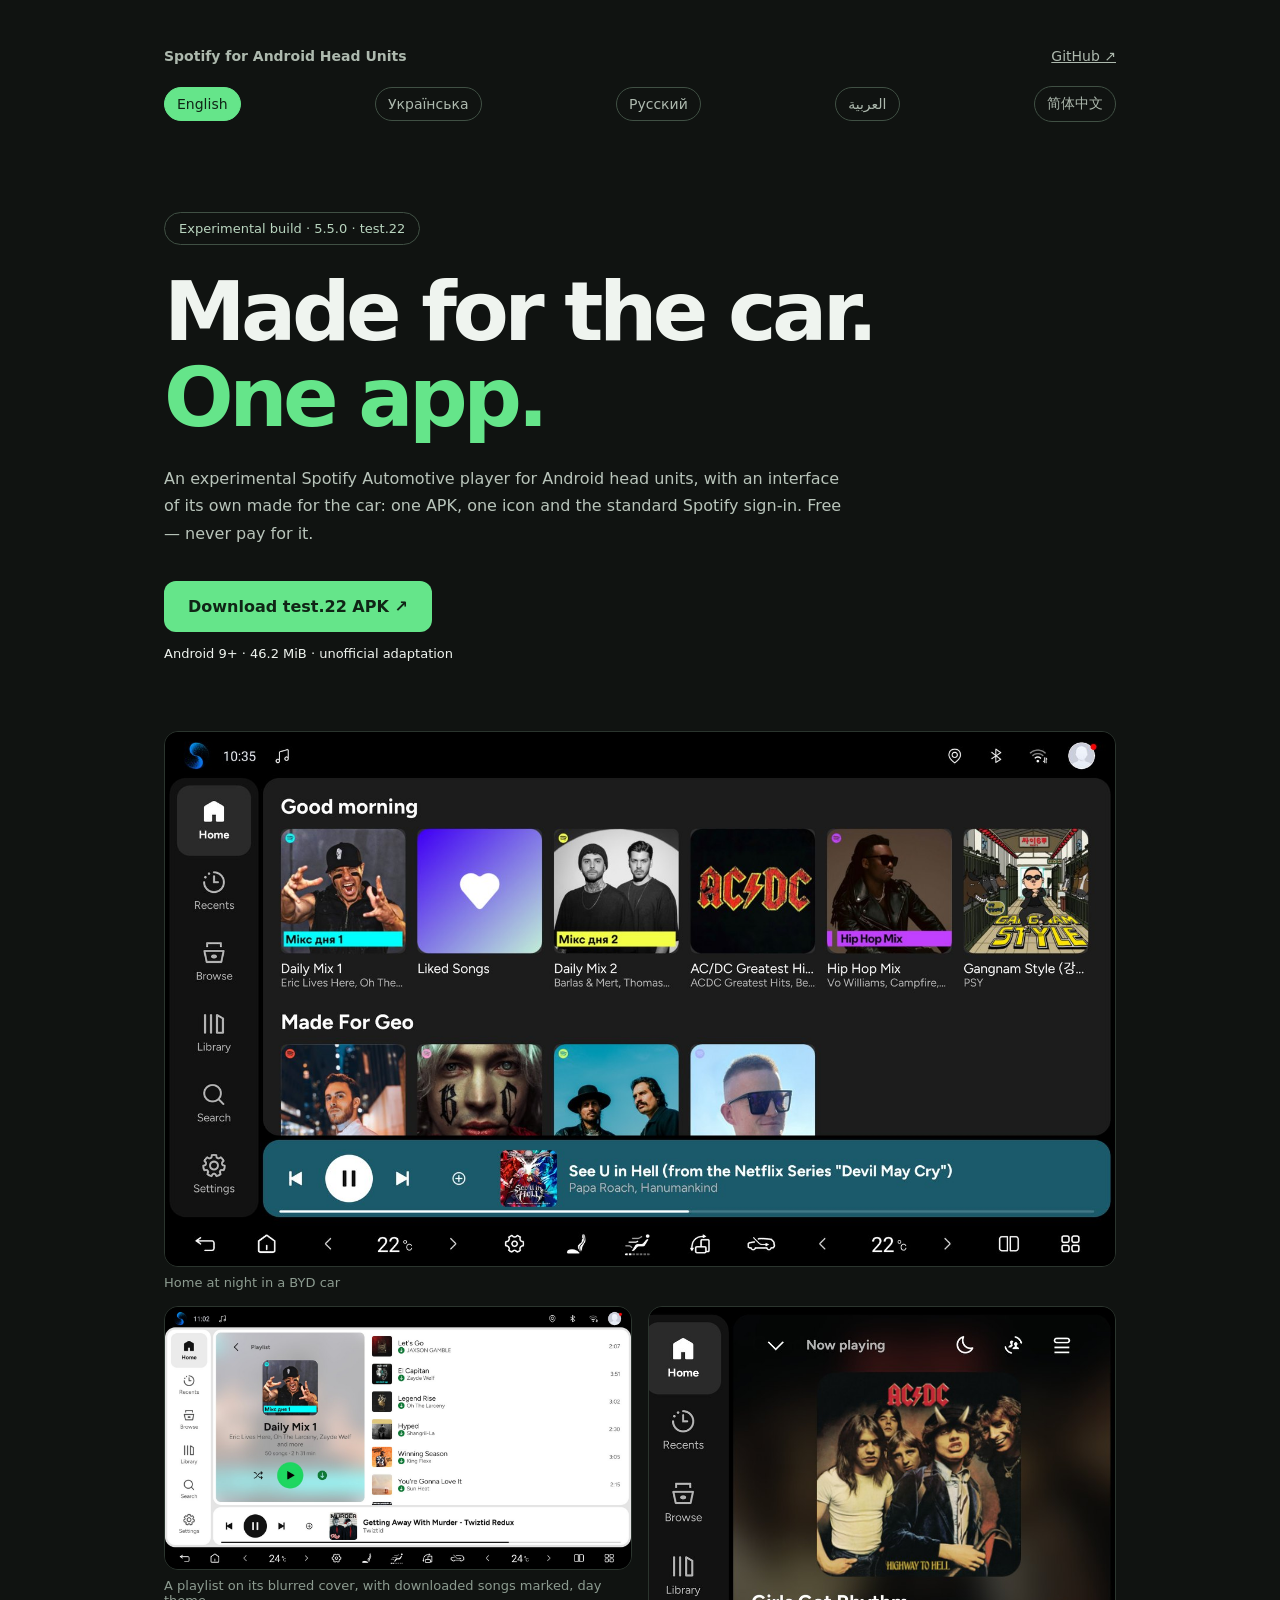
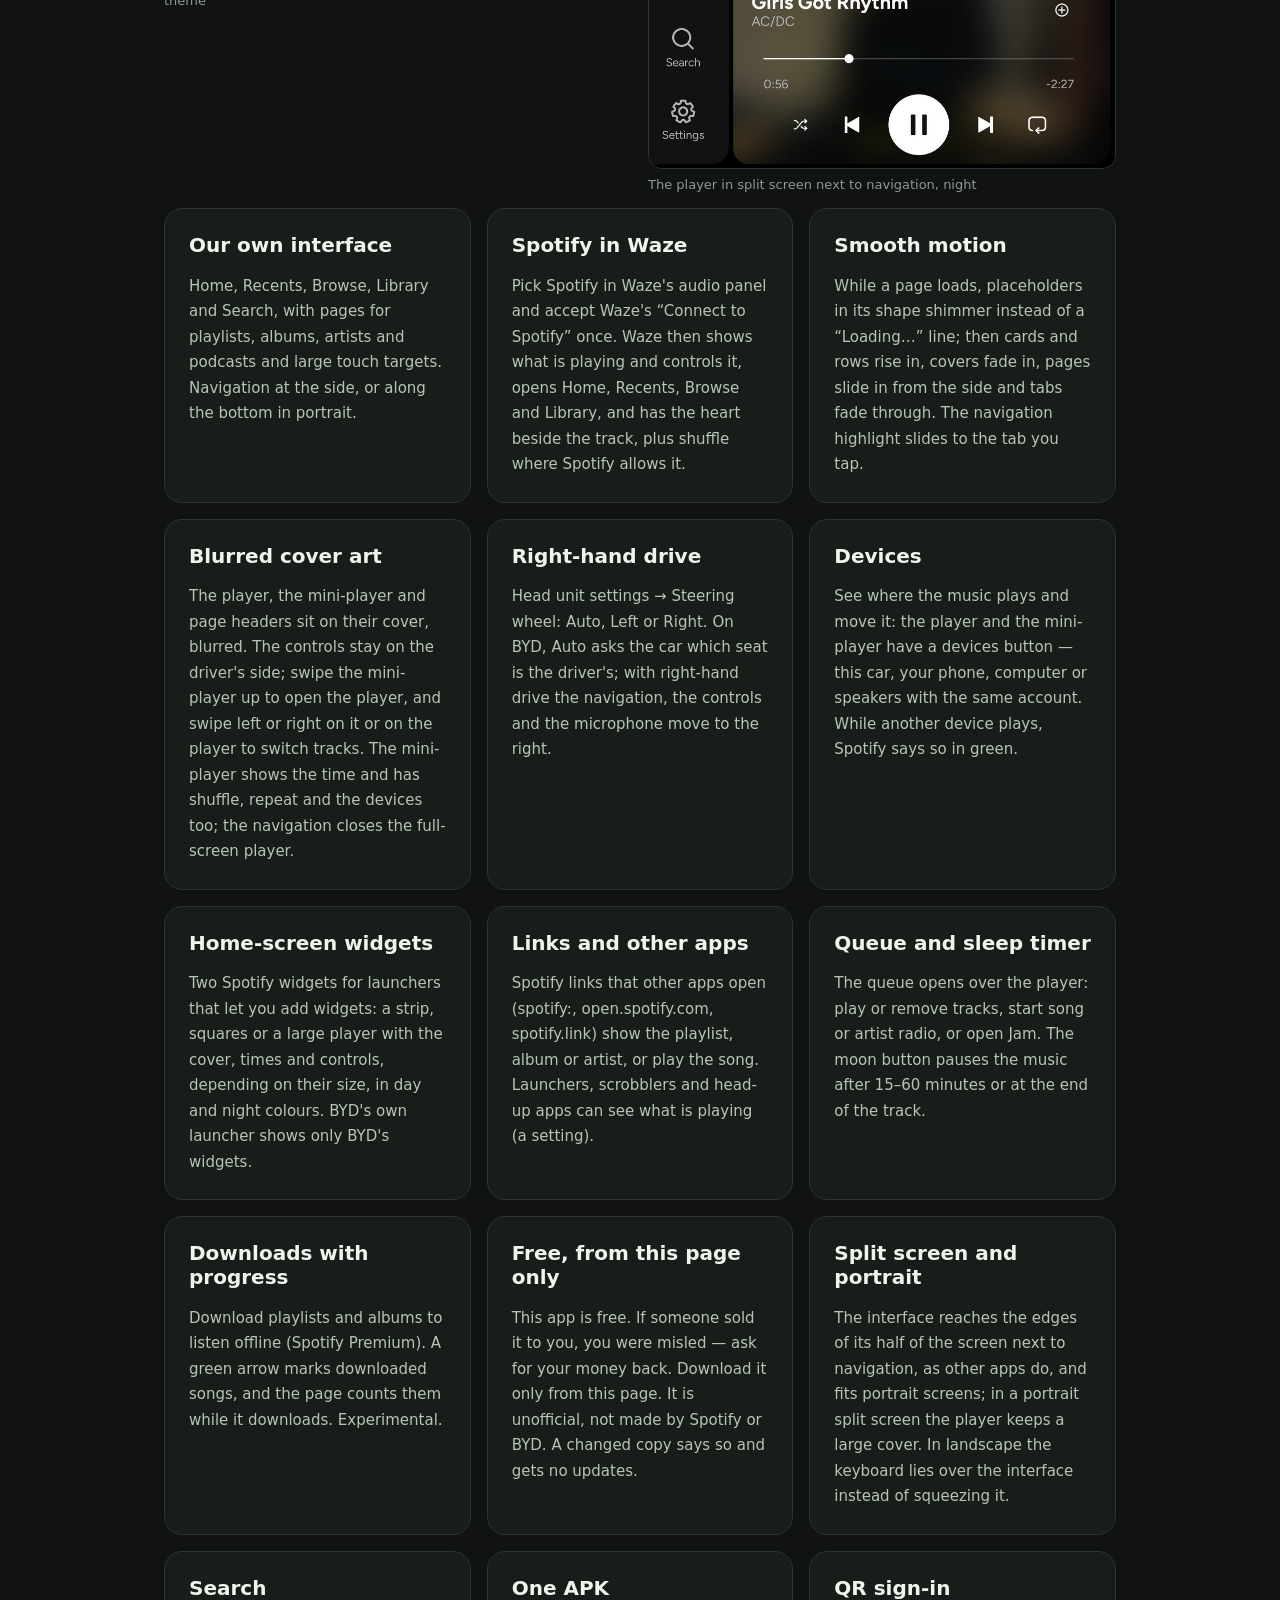
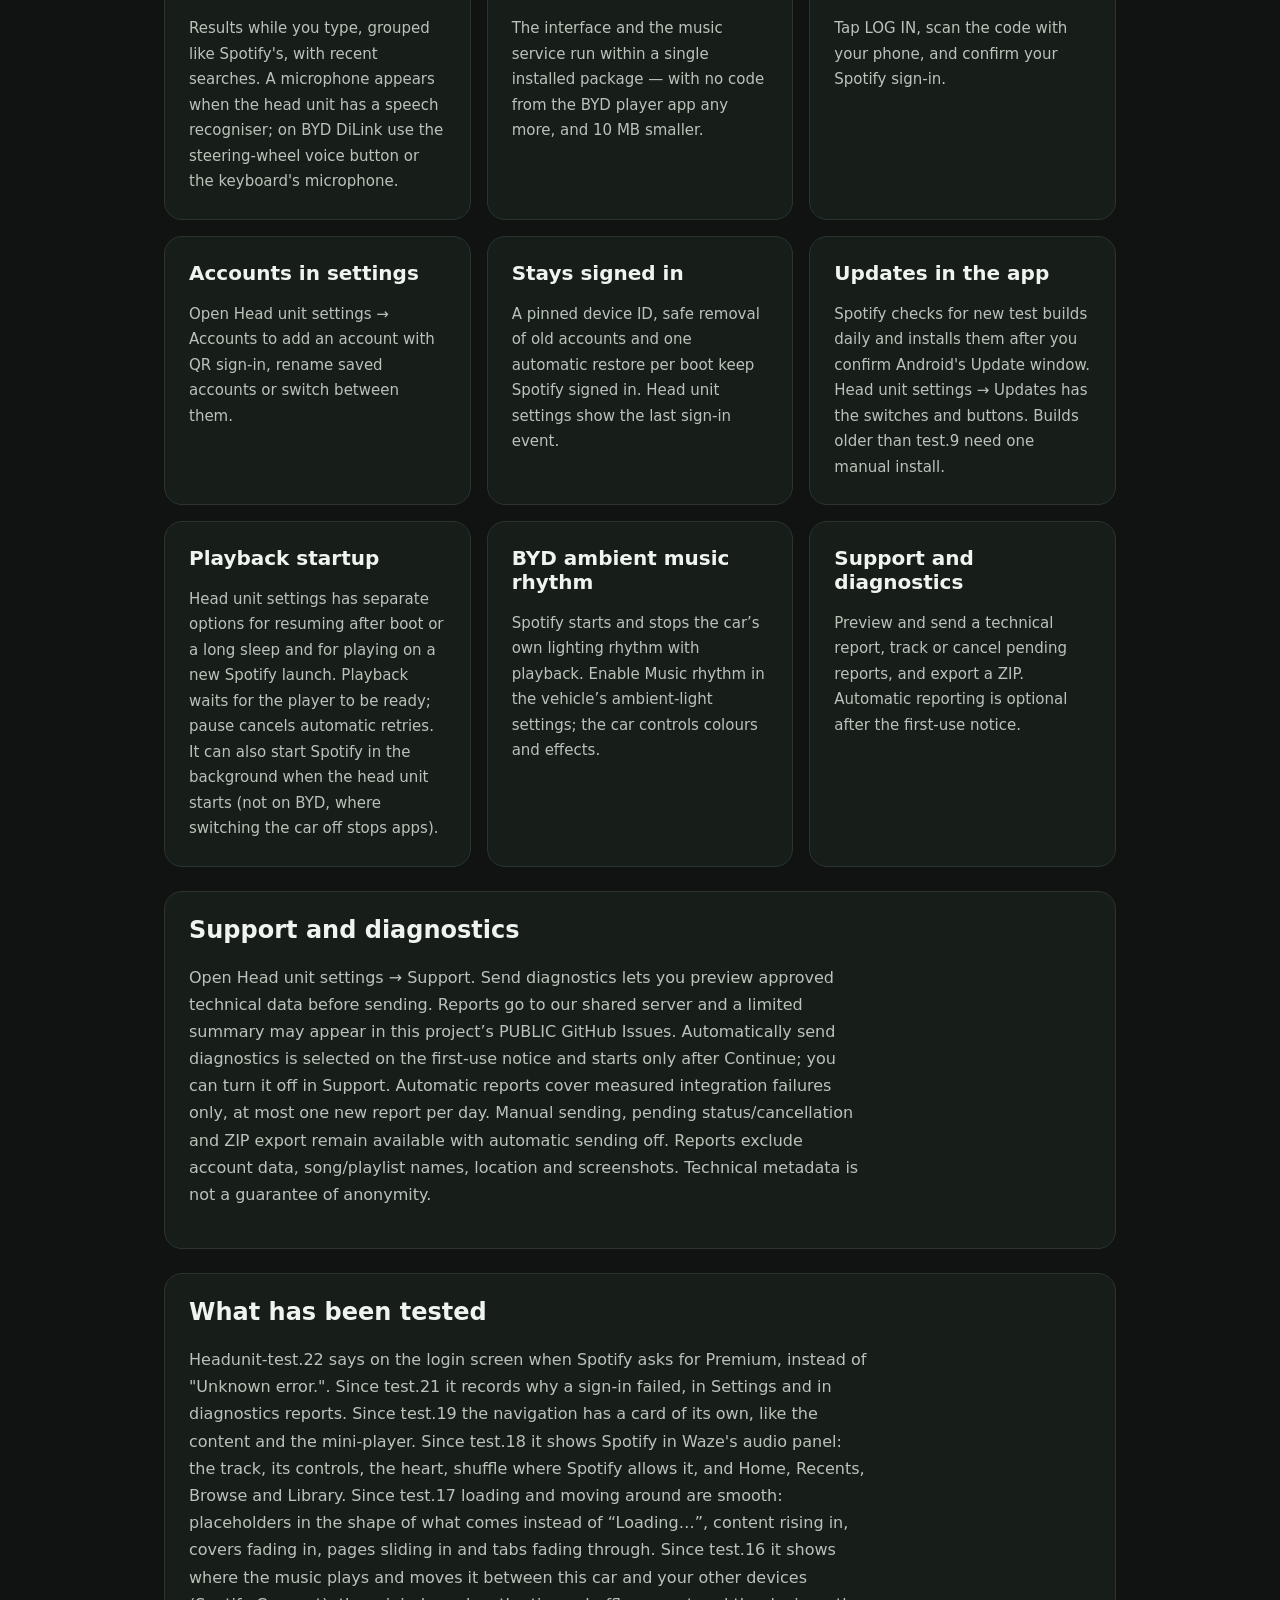
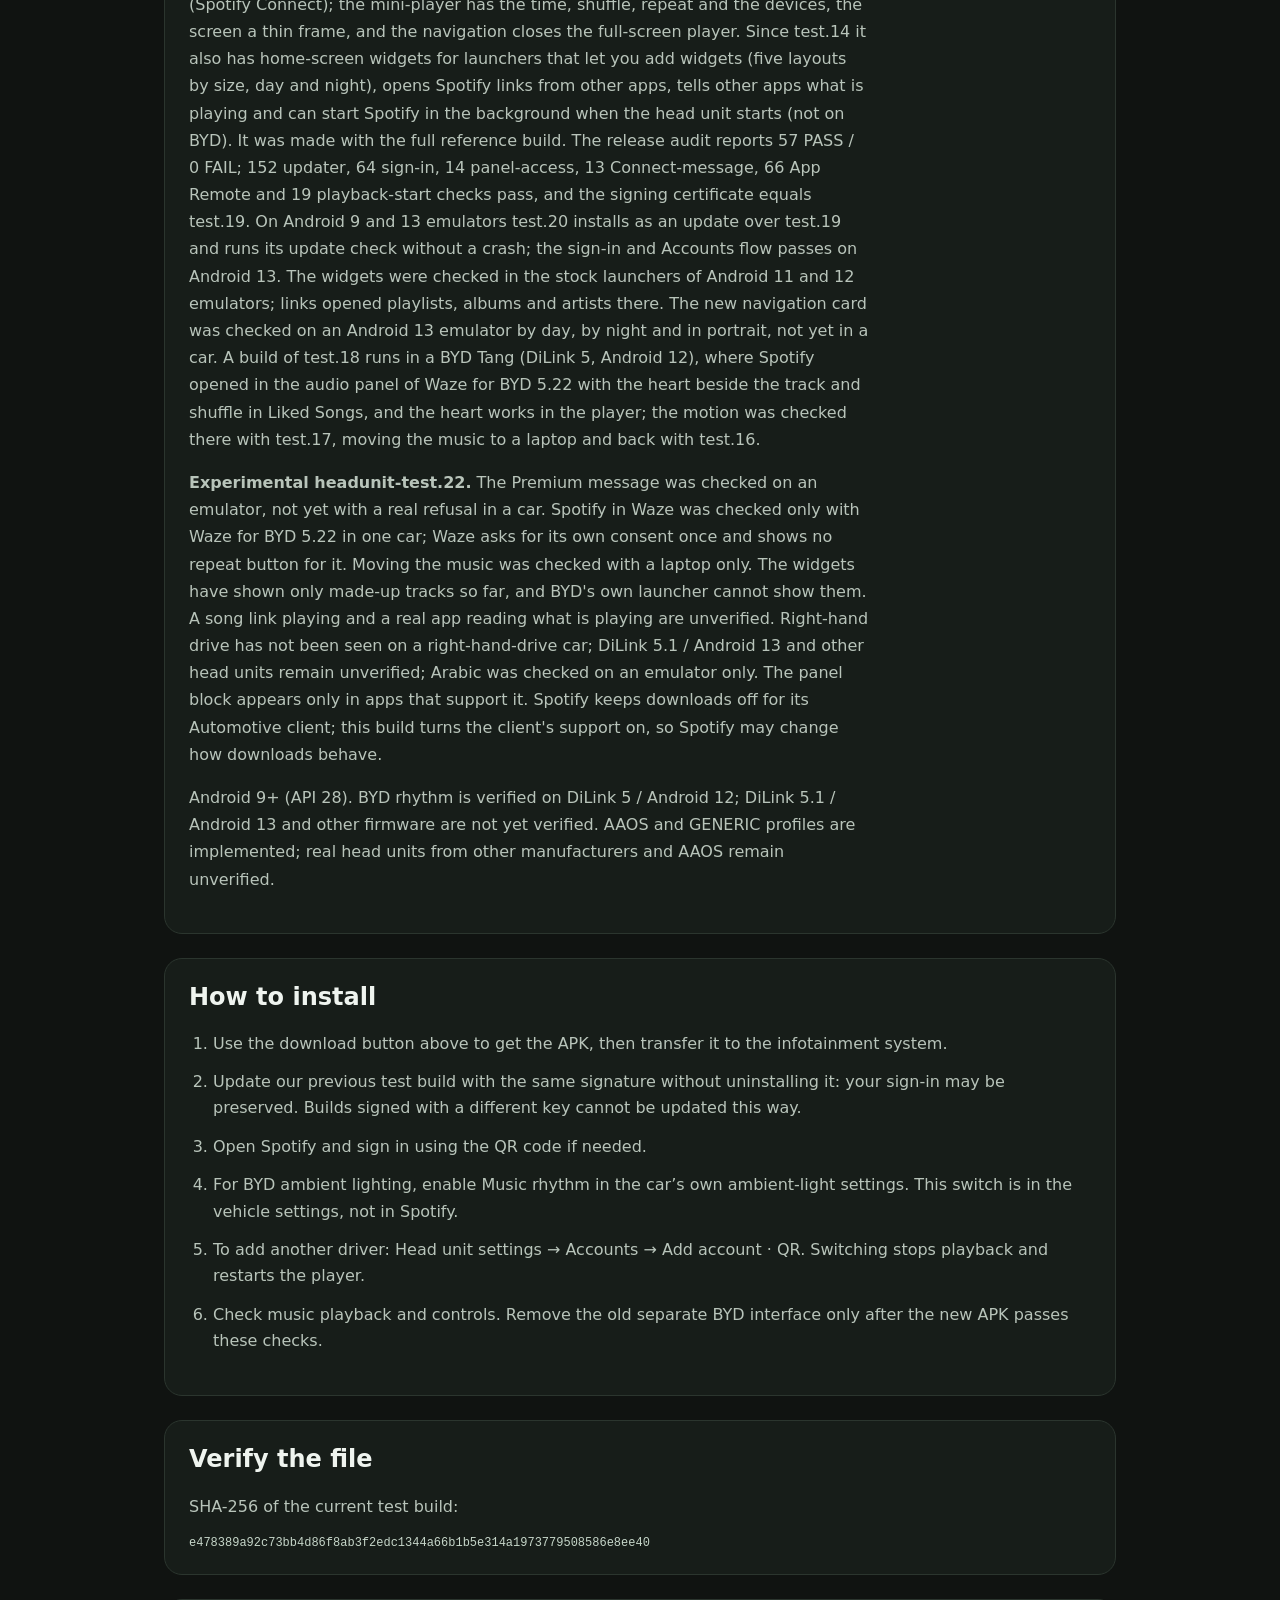
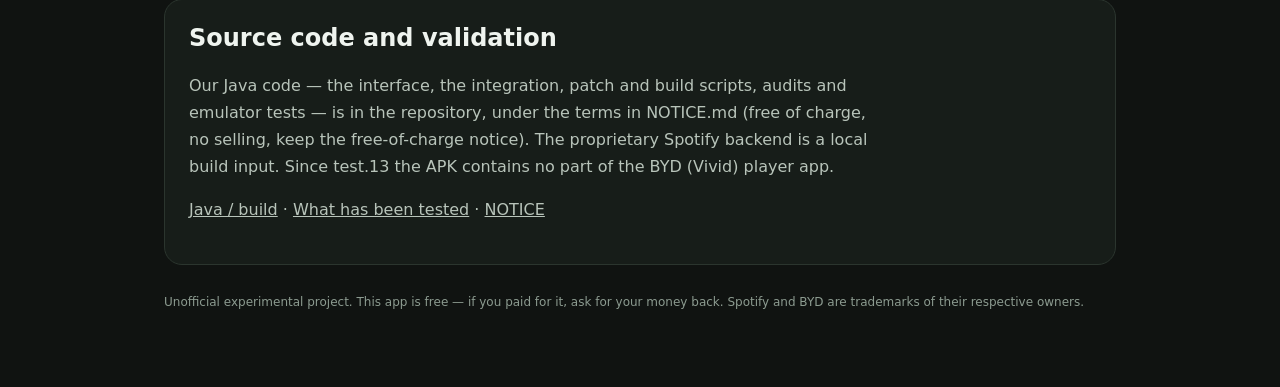
<file: docs/index.html>
<!doctype html>
<html lang="en" dir="ltr">
<head>
<meta charset="utf-8">
<meta name="viewport" content="width=device-width,initial-scale=1">
<meta name="description" content="Experimental Spotify Automotive 5.5.0 for Android head units, with its own car interface in one APK.">
<title>Spotify for Android Head Units — one app</title>
<link rel="stylesheet" href="style.css">
<link rel="canonical" href="https://romanchukg-cloud.github.io/spotify-android-head-units/">
<link rel="alternate" hreflang="x-default" href="https://romanchukg-cloud.github.io/spotify-android-head-units/">
<link rel="alternate" hreflang="en" href="https://romanchukg-cloud.github.io/spotify-android-head-units/">
<link rel="alternate" hreflang="uk" href="https://romanchukg-cloud.github.io/spotify-android-head-units/uk/">
<link rel="alternate" hreflang="ru" href="https://romanchukg-cloud.github.io/spotify-android-head-units/ru/">
<link rel="alternate" hreflang="ar" href="https://romanchukg-cloud.github.io/spotify-android-head-units/ar/">
<link rel="alternate" hreflang="zh-Hans" href="https://romanchukg-cloud.github.io/spotify-android-head-units/zh-Hans/">
</head>
<body><main>
<nav><strong>Spotify for Android Head Units</strong><a href="https://github.com/romanchukg-cloud/spotify-android-head-units" dir="ltr">GitHub ↗</a></nav>
<nav class="language-switch" aria-label="Language"><a lang="en" hreflang="en" dir="auto" href="./" aria-current="page">English</a><a lang="uk" hreflang="uk" dir="auto" href="uk/">Українська</a><a lang="ru" hreflang="ru" dir="auto" href="ru/">Русский</a><a lang="ar" hreflang="ar" dir="auto" href="ar/">العربية</a><a lang="zh-Hans" hreflang="zh-Hans" dir="auto" href="zh-Hans/">简体中文</a></nav>
<header><div class="badge">Experimental build · 5.5.0 · test.22</div>
<h1>Made for the car.<br><span>One app.</span></h1>
<p>An experimental Spotify Automotive player for Android head units, with an interface of its own made for the car: one APK, one icon and the standard Spotify sign-in. Free — never pay for it.</p>
<a class="button" href="https://github.com/romanchukg-cloud/spotify-android-head-units/releases/download/v5.5.0-headunit-test.22/Spotify-5.5.0-HeadUnit-test.22.apk" download="Spotify-5.5.0-HeadUnit-test.22.apk">Download test.22 APK ↗</a>
<div class="meta">Android 9+ · 46.2 MiB · unofficial adaptation</div></header>
<div class="shots"><figure><img src="screens/car-home-night.jpg" width="1600" height="900" alt="Home at night in a BYD car" loading="lazy"><figcaption>Home at night in a BYD car</figcaption></figure><figure><img src="screens/car-playlist-day.jpg" width="1600" height="900" alt="A playlist on its blurred cover, with downloaded songs marked, day theme" loading="lazy"><figcaption>A playlist on its blurred cover, with downloaded songs marked, day theme</figcaption></figure><figure><img src="screens/car-player-split-night.jpg" width="900" height="890" alt="The player in split screen next to navigation, night" loading="lazy"><figcaption>The player in split screen next to navigation, night</figcaption></figure></div>
<div class="grid"><article class="card"><h2>Our own interface</h2><p>Home, Recents, Browse, Library and Search, with pages for playlists, albums, artists and podcasts and large touch targets. Navigation at the side, or along the bottom in portrait.</p></article><article class="card"><h2>Spotify in Waze</h2><p>Pick Spotify in Waze&#x27;s audio panel and accept Waze&#x27;s “Connect to Spotify” once. Waze then shows what is playing and controls it, opens Home, Recents, Browse and Library, and has the heart beside the track, plus shuffle where Spotify allows it.</p></article><article class="card"><h2>Smooth motion</h2><p>While a page loads, placeholders in its shape shimmer instead of a “Loading…” line; then cards and rows rise in, covers fade in, pages slide in from the side and tabs fade through. The navigation highlight slides to the tab you tap.</p></article><article class="card"><h2>Blurred cover art</h2><p>The player, the mini-player and page headers sit on their cover, blurred. The controls stay on the driver&#x27;s side; swipe the mini-player up to open the player, and swipe left or right on it or on the player to switch tracks. The mini-player shows the time and has shuffle, repeat and the devices too; the navigation closes the full-screen player.</p></article><article class="card"><h2>Right-hand drive</h2><p>Head unit settings → Steering wheel: Auto, Left or Right. On BYD, Auto asks the car which seat is the driver&#x27;s; with right-hand drive the navigation, the controls and the microphone move to the right.</p></article><article class="card"><h2>Devices</h2><p>See where the music plays and move it: the player and the mini-player have a devices button — this car, your phone, computer or speakers with the same account. While another device plays, Spotify says so in green.</p></article><article class="card"><h2>Home-screen widgets</h2><p>Two Spotify widgets for launchers that let you add widgets: a strip, squares or a large player with the cover, times and controls, depending on their size, in day and night colours. BYD&#x27;s own launcher shows only BYD&#x27;s widgets.</p></article><article class="card"><h2>Links and other apps</h2><p>Spotify links that other apps open (spotify:, open.spotify.com, spotify.link) show the playlist, album or artist, or play the song. Launchers, scrobblers and head-up apps can see what is playing (a setting).</p></article><article class="card"><h2>Queue and sleep timer</h2><p>The queue opens over the player: play or remove tracks, start song or artist radio, or open Jam. The moon button pauses the music after 15–60 minutes or at the end of the track.</p></article><article class="card"><h2>Downloads with progress</h2><p>Download playlists and albums to listen offline (Spotify Premium). A green arrow marks downloaded songs, and the page counts them while it downloads. Experimental.</p></article><article class="card"><h2>Free, from this page only</h2><p>This app is free. If someone sold it to you, you were misled — ask for your money back. Download it only from this page. It is unofficial, not made by Spotify or BYD. A changed copy says so and gets no updates.</p></article><article class="card"><h2>Split screen and portrait</h2><p>The interface reaches the edges of its half of the screen next to navigation, as other apps do, and fits portrait screens; in a portrait split screen the player keeps a large cover. In landscape the keyboard lies over the interface instead of squeezing it.</p></article><article class="card"><h2>Search</h2><p>Results while you type, grouped like Spotify&#x27;s, with recent searches. A microphone appears when the head unit has a speech recogniser; on BYD DiLink use the steering-wheel voice button or the keyboard&#x27;s microphone.</p></article><article class="card"><h2>One APK</h2><p>The interface and the music service run within a single installed package — with no code from the BYD player app any more, and 10 MB smaller.</p></article><article class="card"><h2>QR sign-in</h2><p>Tap LOG IN, scan the code with your phone, and confirm your Spotify sign-in.</p></article><article class="card"><h2>Accounts in settings</h2><p>Open Head unit settings → Accounts to add an account with QR sign-in, rename saved accounts or switch between them.</p></article><article class="card"><h2>Stays signed in</h2><p>A pinned device ID, safe removal of old accounts and one automatic restore per boot keep Spotify signed in. Head unit settings show the last sign-in event.</p></article><article class="card"><h2>Updates in the app</h2><p>Spotify checks for new test builds daily and installs them after you confirm Android&#x27;s Update window. Head unit settings → Updates has the switches and buttons. Builds older than test.9 need one manual install.</p></article><article class="card"><h2>Playback startup</h2><p>Head unit settings has separate options for resuming after boot or a long sleep and for playing on a new Spotify launch. Playback waits for the player to be ready; pause cancels automatic retries. It can also start Spotify in the background when the head unit starts (not on BYD, where switching the car off stops apps).</p></article><article class="card"><h2>BYD ambient music rhythm</h2><p>Spotify starts and stops the car’s own lighting rhythm with playback. Enable Music rhythm in the vehicle’s ambient-light settings; the car controls colours and effects.</p></article><article class="card" lang="en" dir="ltr"><h2>Support and diagnostics</h2><p>Preview and send a technical report, track or cancel pending reports, and export a ZIP. Automatic reporting is optional after the first-use notice.</p></article></div>
<section lang="en" dir="ltr"><h2>Support and diagnostics</h2><p>Open Head unit settings → Support. Send diagnostics lets you preview approved technical data before sending. Reports go to our shared server and a limited summary may appear in this project’s PUBLIC GitHub Issues. Automatically send diagnostics is selected on the first-use notice and starts only after Continue; you can turn it off in Support. Automatic reports cover measured integration failures only, at most one new report per day. Manual sending, pending status/cancellation and ZIP export remain available with automatic sending off. Reports exclude account data, song/playlist names, location and screenshots. Technical metadata is not a guarantee of anonymity.</p></section>
<section><h2>What has been tested</h2><p>Headunit-test.22 says on the login screen when Spotify asks for Premium, instead of &quot;Unknown error.&quot;. Since test.21 it records why a sign-in failed, in Settings and in diagnostics reports. Since test.19 the navigation has a card of its own, like the content and the mini-player. Since test.18 it shows Spotify in Waze&#x27;s audio panel: the track, its controls, the heart, shuffle where Spotify allows it, and Home, Recents, Browse and Library. Since test.17 loading and moving around are smooth: placeholders in the shape of what comes instead of “Loading…”, content rising in, covers fading in, pages sliding in and tabs fading through. Since test.16 it shows where the music plays and moves it between this car and your other devices (Spotify Connect); the mini-player has the time, shuffle, repeat and the devices, the screen a thin frame, and the navigation closes the full-screen player. Since test.14 it also has home-screen widgets for launchers that let you add widgets (five layouts by size, day and night), opens Spotify links from other apps, tells other apps what is playing and can start Spotify in the background when the head unit starts (not on BYD). It was made with the full reference build. The release audit reports 57 PASS / 0 FAIL; 152 updater, 64 sign-in, 14 panel-access, 13 Connect-message, 66 App Remote and 19 playback-start checks pass, and the signing certificate equals test.19. On Android 9 and 13 emulators test.20 installs as an update over test.19 and runs its update check without a crash; the sign-in and Accounts flow passes on Android 13. The widgets were checked in the stock launchers of Android 11 and 12 emulators; links opened playlists, albums and artists there. The new navigation card was checked on an Android 13 emulator by day, by night and in portrait, not yet in a car. A build of test.18 runs in a BYD Tang (DiLink 5, Android 12), where Spotify opened in the audio panel of Waze for BYD 5.22 with the heart beside the track and shuffle in Liked Songs, and the heart works in the player; the motion was checked there with test.17, moving the music to a laptop and back with test.16.</p>
<p><strong>Experimental headunit-test.22.</strong> The Premium message was checked on an emulator, not yet with a real refusal in a car. Spotify in Waze was checked only with Waze for BYD 5.22 in one car; Waze asks for its own consent once and shows no repeat button for it. Moving the music was checked with a laptop only. The widgets have shown only made-up tracks so far, and BYD&#x27;s own launcher cannot show them. A song link playing and a real app reading what is playing are unverified. Right-hand drive has not been seen on a right-hand-drive car; DiLink 5.1 / Android 13 and other head units remain unverified; Arabic was checked on an emulator only. The panel block appears only in apps that support it. Spotify keeps downloads off for its Automotive client; this build turns the client&#x27;s support on, so Spotify may change how downloads behave.</p><p>Android 9+ (API 28). BYD rhythm is verified on DiLink 5 / Android 12; DiLink 5.1 / Android 13 and other firmware are not yet verified. AAOS and GENERIC profiles are implemented; real head units from other manufacturers and AAOS remain unverified.</p></section>
<section><h2>How to install</h2><ol><li>Use the download button above to get the APK, then transfer it to the infotainment system.</li><li>Update our previous test build with the same signature without uninstalling it: your sign-in may be preserved. Builds signed with a different key cannot be updated this way.</li><li>Open Spotify and sign in using the QR code if needed.</li><li>For BYD ambient lighting, enable Music rhythm in the car’s own ambient-light settings. This switch is in the vehicle settings, not in Spotify.</li><li>To add another driver: Head unit settings → Accounts → Add account · QR. Switching stops playback and restarts the player.</li><li>Check music playback and controls. Remove the old separate BYD interface only after the new APK passes these checks.</li></ol></section>
<section><h2>Verify the file</h2><p>SHA-256 of the current test build:</p><code dir="ltr">e478389a92c73bb4d86f8ab3f2edc1344a66b1b5e314a1973779508586e8ee40</code></section>
<section><h2>Source code and validation</h2><p>Our Java code — the interface, the integration, patch and build scripts, audits and emulator tests — is in the repository, under the terms in NOTICE.md (free of charge, no selling, keep the free-of-charge notice). The proprietary Spotify backend is a local build input. Since test.13 the APK contains no part of the BYD (Vivid) player app.</p><p><a href="https://github.com/romanchukg-cloud/spotify-android-head-units/tree/main/adapter">Java / build</a> · <a href="https://github.com/romanchukg-cloud/spotify-android-head-units/blob/main/reports/headunit-test.22.md">What has been tested</a> · <a href="https://github.com/romanchukg-cloud/spotify-android-head-units/blob/main/NOTICE.md" dir="ltr">NOTICE</a></p></section>
<footer>Unofficial experimental project. This app is free — if you paid for it, ask for your money back. Spotify and BYD are trademarks of their respective owners.</footer>
</main></body></html>
</file>
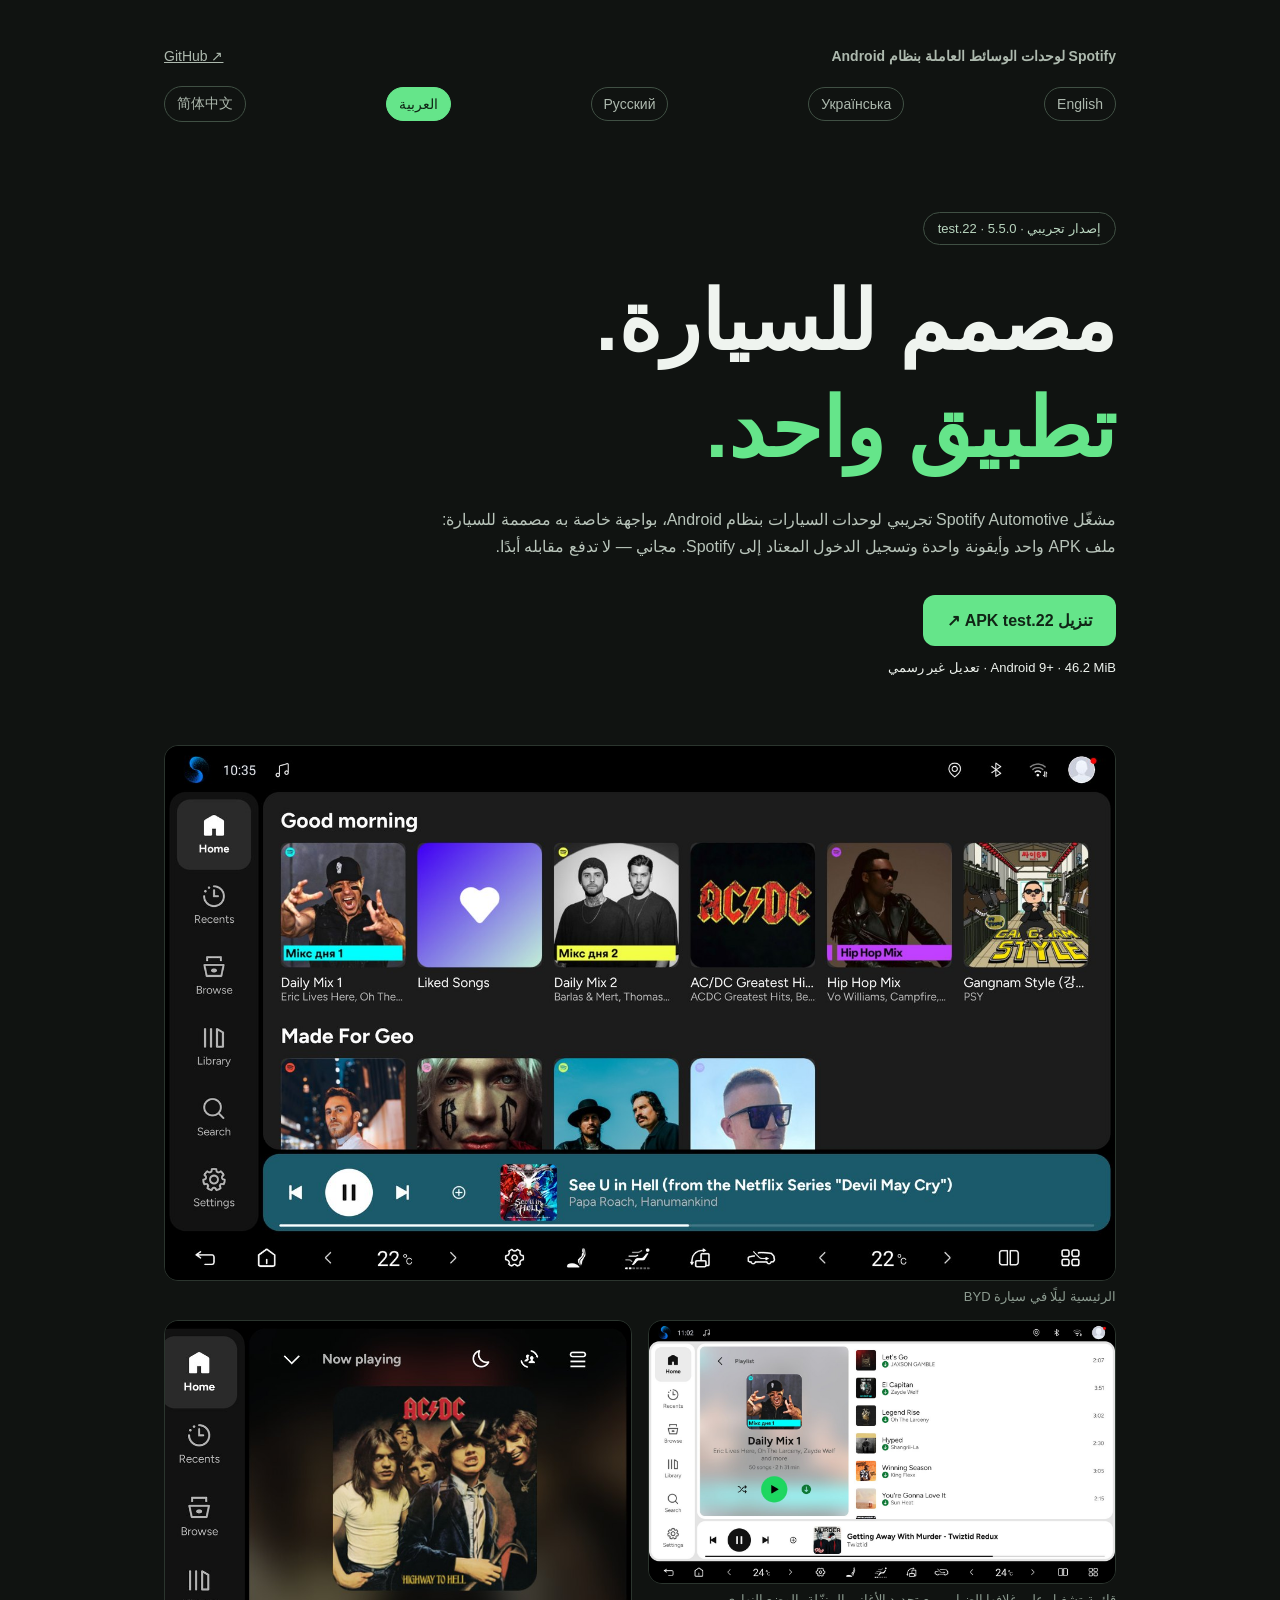
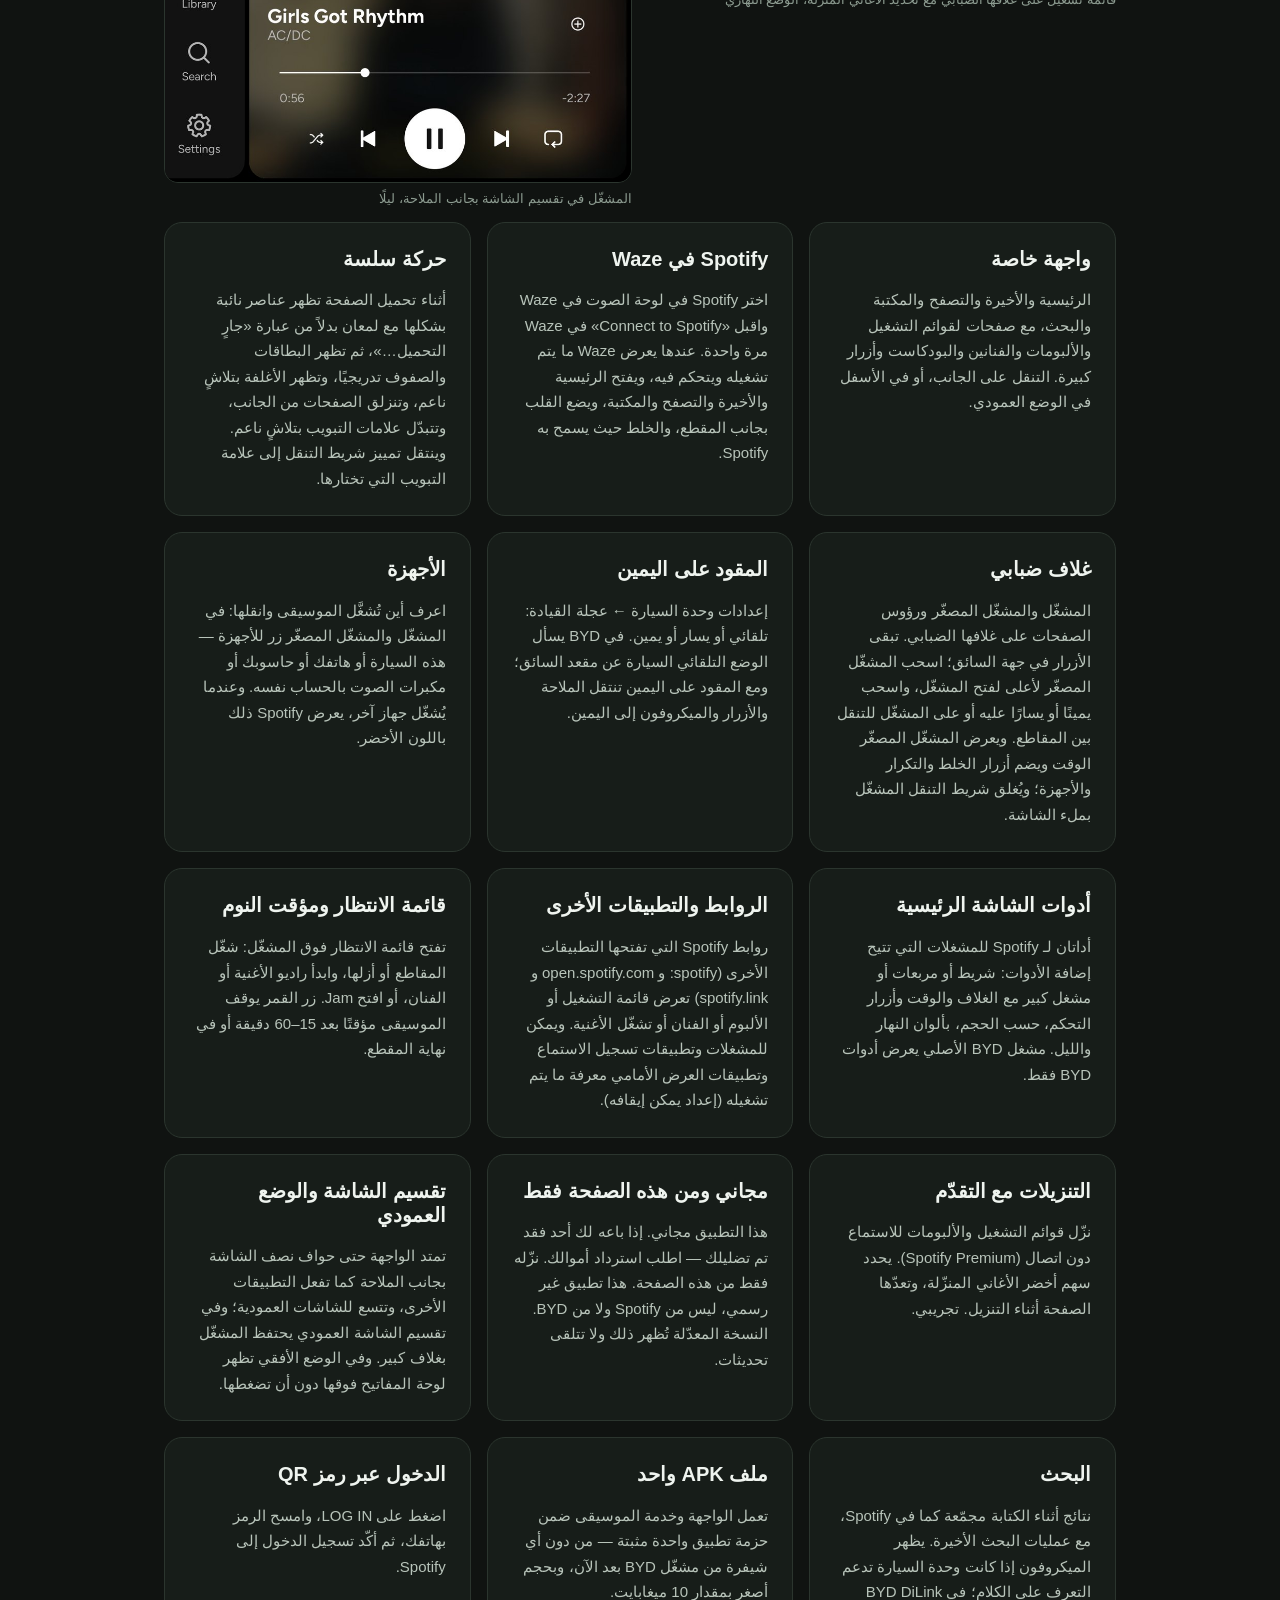
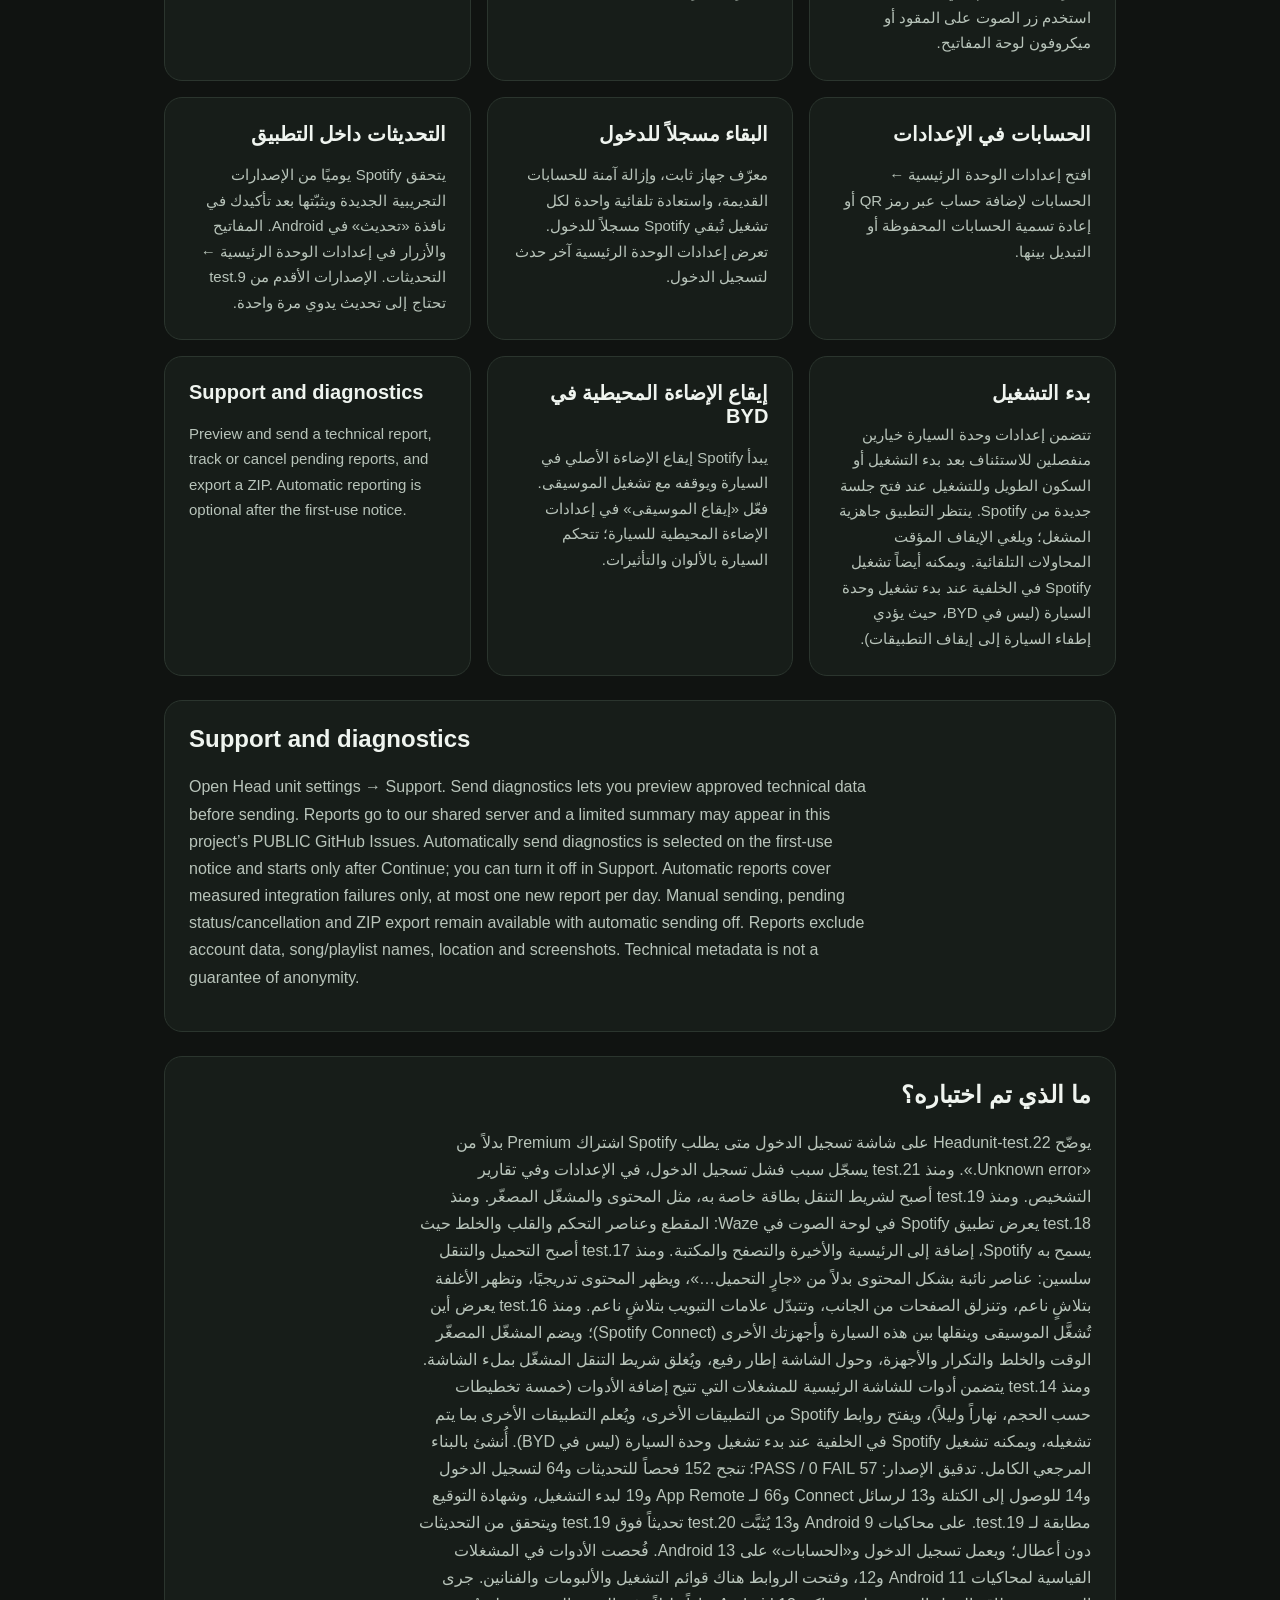
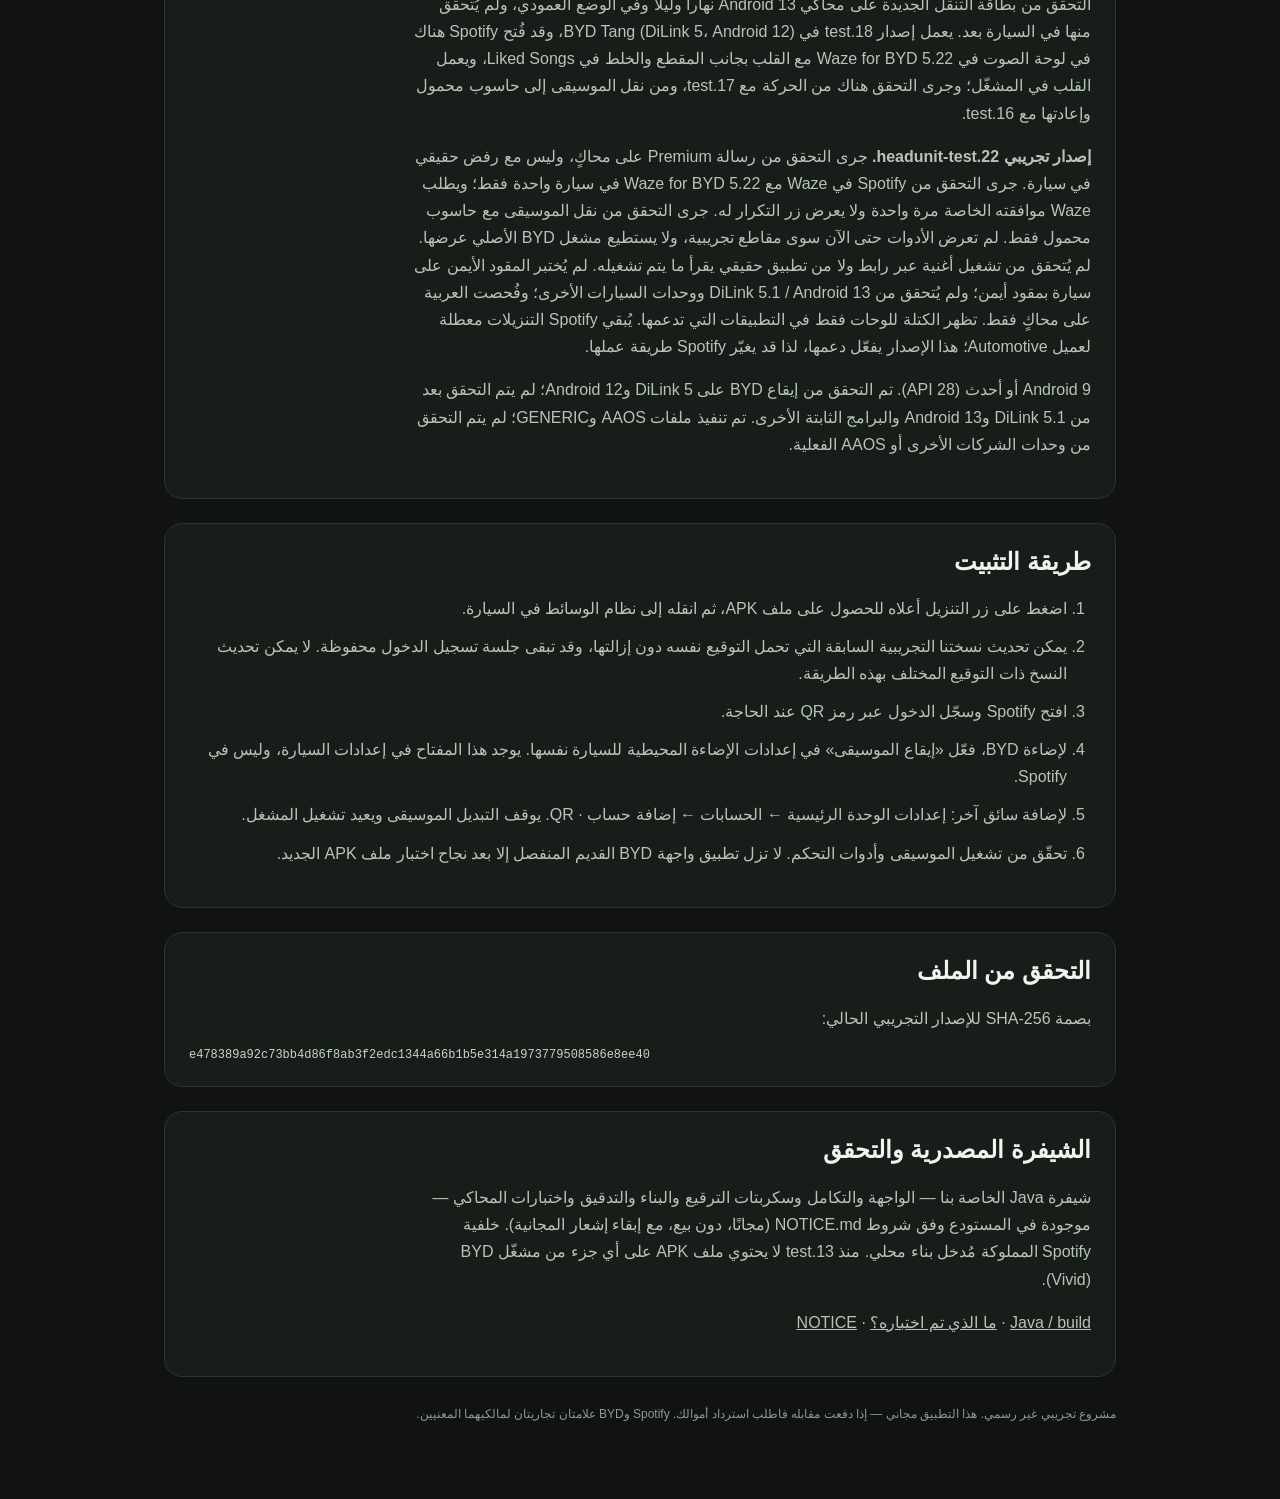
<file: docs/ar/index.html>
<!doctype html>
<html lang="ar" dir="rtl">
<head>
<meta charset="utf-8">
<meta name="viewport" content="width=device-width,initial-scale=1">
<meta name="description" content="Spotify Automotive 5.5.0 تجريبي لوحدات السيارات بنظام Android، بواجهة خاصة به مصممة للسيارة في ملف APK واحد.">
<title>Spotify لوحدات الوسائط العاملة بنظام Android — تطبيق واحد</title>
<link rel="stylesheet" href="../style.css">
<link rel="canonical" href="https://romanchukg-cloud.github.io/spotify-android-head-units/ar/">
<link rel="alternate" hreflang="x-default" href="https://romanchukg-cloud.github.io/spotify-android-head-units/">
<link rel="alternate" hreflang="en" href="https://romanchukg-cloud.github.io/spotify-android-head-units/">
<link rel="alternate" hreflang="uk" href="https://romanchukg-cloud.github.io/spotify-android-head-units/uk/">
<link rel="alternate" hreflang="ru" href="https://romanchukg-cloud.github.io/spotify-android-head-units/ru/">
<link rel="alternate" hreflang="ar" href="https://romanchukg-cloud.github.io/spotify-android-head-units/ar/">
<link rel="alternate" hreflang="zh-Hans" href="https://romanchukg-cloud.github.io/spotify-android-head-units/zh-Hans/">
</head>
<body><main>
<nav><strong>Spotify لوحدات الوسائط العاملة بنظام Android</strong><a href="https://github.com/romanchukg-cloud/spotify-android-head-units" dir="ltr">GitHub ↗</a></nav>
<nav class="language-switch" aria-label="اللغة"><a lang="en" hreflang="en" dir="auto" href="../">English</a><a lang="uk" hreflang="uk" dir="auto" href="../uk/">Українська</a><a lang="ru" hreflang="ru" dir="auto" href="../ru/">Русский</a><a lang="ar" hreflang="ar" dir="auto" href="../ar/" aria-current="page">العربية</a><a lang="zh-Hans" hreflang="zh-Hans" dir="auto" href="../zh-Hans/">简体中文</a></nav>
<header><div class="badge">إصدار تجريبي · 5.5.0 · test.22</div>
<h1>مصمم للسيارة.<br><span>تطبيق واحد.</span></h1>
<p>مشغّل Spotify Automotive تجريبي لوحدات السيارات بنظام Android، بواجهة خاصة به مصممة للسيارة: ملف APK واحد وأيقونة واحدة وتسجيل الدخول المعتاد إلى Spotify. مجاني — لا تدفع مقابله أبدًا.</p>
<a class="button" href="https://github.com/romanchukg-cloud/spotify-android-head-units/releases/download/v5.5.0-headunit-test.22/Spotify-5.5.0-HeadUnit-test.22.apk" download="Spotify-5.5.0-HeadUnit-test.22.apk">تنزيل APK test.22 ↗</a>
<div class="meta">Android 9+ · 46.2 MiB · تعديل غير رسمي</div></header>
<div class="shots"><figure><img src="../screens/car-home-night.jpg" width="1600" height="900" alt="الرئيسية ليلًا في سيارة BYD" loading="lazy"><figcaption>الرئيسية ليلًا في سيارة BYD</figcaption></figure><figure><img src="../screens/car-playlist-day.jpg" width="1600" height="900" alt="قائمة تشغيل على غلافها الضبابي مع تحديد الأغاني المنزّلة، الوضع النهاري" loading="lazy"><figcaption>قائمة تشغيل على غلافها الضبابي مع تحديد الأغاني المنزّلة، الوضع النهاري</figcaption></figure><figure><img src="../screens/car-player-split-night.jpg" width="900" height="890" alt="المشغّل في تقسيم الشاشة بجانب الملاحة، ليلًا" loading="lazy"><figcaption>المشغّل في تقسيم الشاشة بجانب الملاحة، ليلًا</figcaption></figure></div>
<div class="grid"><article class="card"><h2>واجهة خاصة</h2><p>الرئيسية والأخيرة والتصفح والمكتبة والبحث، مع صفحات لقوائم التشغيل والألبومات والفنانين والبودكاست وأزرار كبيرة. التنقل على الجانب، أو في الأسفل في الوضع العمودي.</p></article><article class="card"><h2>Spotify في Waze</h2><p>اختر Spotify في لوحة الصوت في Waze واقبل «Connect to Spotify» في Waze مرة واحدة. عندها يعرض Waze ما يتم تشغيله ويتحكم فيه، ويفتح الرئيسية والأخيرة والتصفح والمكتبة، ويضع القلب بجانب المقطع، والخلط حيث يسمح به Spotify.</p></article><article class="card"><h2>حركة سلسة</h2><p>أثناء تحميل الصفحة تظهر عناصر نائبة بشكلها مع لمعان بدلاً من عبارة «جارٍ التحميل…»، ثم تظهر البطاقات والصفوف تدريجيًا، وتظهر الأغلفة بتلاشٍ ناعم، وتنزلق الصفحات من الجانب، وتتبدّل علامات التبويب بتلاشٍ ناعم. وينتقل تمييز شريط التنقل إلى علامة التبويب التي تختارها.</p></article><article class="card"><h2>غلاف ضبابي</h2><p>المشغّل والمشغّل المصغّر ورؤوس الصفحات على غلافها الضبابي. تبقى الأزرار في جهة السائق؛ اسحب المشغّل المصغّر لأعلى لفتح المشغّل، واسحب يمينًا أو يسارًا عليه أو على المشغّل للتنقل بين المقاطع. ويعرض المشغّل المصغّر الوقت ويضم أزرار الخلط والتكرار والأجهزة؛ ويُغلق شريط التنقل المشغّل بملء الشاشة.</p></article><article class="card"><h2>المقود على اليمين</h2><p>إعدادات وحدة السيارة ← عجلة القيادة: تلقائي أو يسار أو يمين. في BYD يسأل الوضع التلقائي السيارة عن مقعد السائق؛ ومع المقود على اليمين تنتقل الملاحة والأزرار والميكروفون إلى اليمين.</p></article><article class="card"><h2>الأجهزة</h2><p>اعرف أين تُشغَّل الموسيقى وانقلها: في المشغّل والمشغّل المصغّر زر للأجهزة — هذه السيارة أو هاتفك أو حاسوبك أو مكبرات الصوت بالحساب نفسه. وعندما يُشغّل جهاز آخر، يعرض Spotify ذلك باللون الأخضر.</p></article><article class="card"><h2>أدوات الشاشة الرئيسية</h2><p>أداتان لـ Spotify للمشغلات التي تتيح إضافة الأدوات: شريط أو مربعات أو مشغل كبير مع الغلاف والوقت وأزرار التحكم، حسب الحجم، بألوان النهار والليل. مشغل BYD الأصلي يعرض أدوات BYD فقط.</p></article><article class="card"><h2>الروابط والتطبيقات الأخرى</h2><p>روابط Spotify التي تفتحها التطبيقات الأخرى (spotify: و open.spotify.com و spotify.link) تعرض قائمة التشغيل أو الألبوم أو الفنان أو تشغّل الأغنية. ويمكن للمشغلات وتطبيقات تسجيل الاستماع وتطبيقات العرض الأمامي معرفة ما يتم تشغيله (إعداد يمكن إيقافه).</p></article><article class="card"><h2>قائمة الانتظار ومؤقت النوم</h2><p>تفتح قائمة الانتظار فوق المشغّل: شغّل المقاطع أو أزلها، وابدأ راديو الأغنية أو الفنان، أو افتح Jam. زر القمر يوقف الموسيقى مؤقتًا بعد 15–60 دقيقة أو في نهاية المقطع.</p></article><article class="card"><h2>التنزيلات مع التقدّم</h2><p>نزّل قوائم التشغيل والألبومات للاستماع دون اتصال (Spotify Premium). يحدد سهم أخضر الأغاني المنزّلة، وتعدّها الصفحة أثناء التنزيل. تجريبي.</p></article><article class="card"><h2>مجاني ومن هذه الصفحة فقط</h2><p>هذا التطبيق مجاني. إذا باعه لك أحد فقد تم تضليلك — اطلب استرداد أموالك. نزّله فقط من هذه الصفحة. هذا تطبيق غير رسمي، ليس من Spotify ولا من BYD. النسخة المعدّلة تُظهر ذلك ولا تتلقى تحديثات.</p></article><article class="card"><h2>تقسيم الشاشة والوضع العمودي</h2><p>تمتد الواجهة حتى حواف نصف الشاشة بجانب الملاحة كما تفعل التطبيقات الأخرى، وتتسع للشاشات العمودية؛ وفي تقسيم الشاشة العمودي يحتفظ المشغّل بغلاف كبير. وفي الوضع الأفقي تظهر لوحة المفاتيح فوقها دون أن تضغطها.</p></article><article class="card"><h2>البحث</h2><p>نتائج أثناء الكتابة مجمّعة كما في Spotify، مع عمليات البحث الأخيرة. يظهر الميكروفون إذا كانت وحدة السيارة تدعم التعرف على الكلام؛ في BYD DiLink استخدم زر الصوت على المقود أو ميكروفون لوحة المفاتيح.</p></article><article class="card"><h2>ملف APK واحد</h2><p>تعمل الواجهة وخدمة الموسيقى ضمن حزمة تطبيق واحدة مثبتة — من دون أي شيفرة من مشغّل BYD بعد الآن، وبحجم أصغر بمقدار 10 ميغابايت.</p></article><article class="card"><h2>الدخول عبر رمز QR</h2><p>اضغط على LOG IN، وامسح الرمز بهاتفك، ثم أكّد تسجيل الدخول إلى Spotify.</p></article><article class="card"><h2>الحسابات في الإعدادات</h2><p>افتح إعدادات الوحدة الرئيسية ← الحسابات لإضافة حساب عبر رمز QR أو إعادة تسمية الحسابات المحفوظة أو التبديل بينها.</p></article><article class="card"><h2>البقاء مسجلاً للدخول</h2><p>معرّف جهاز ثابت، وإزالة آمنة للحسابات القديمة، واستعادة تلقائية واحدة لكل تشغيل تُبقي Spotify مسجلاً للدخول. تعرض إعدادات الوحدة الرئيسية آخر حدث لتسجيل الدخول.</p></article><article class="card"><h2>التحديثات داخل التطبيق</h2><p>يتحقق Spotify يوميًا من الإصدارات التجريبية الجديدة ويثبّتها بعد تأكيدك في نافذة «تحديث» في Android. المفاتيح والأزرار في إعدادات الوحدة الرئيسية ← التحديثات. الإصدارات الأقدم من test.9 تحتاج إلى تحديث يدوي مرة واحدة.</p></article><article class="card"><h2>بدء التشغيل</h2><p>تتضمن إعدادات وحدة السيارة خيارين منفصلين للاستئناف بعد بدء التشغيل أو السكون الطويل وللتشغيل عند فتح جلسة جديدة من Spotify. ينتظر التطبيق جاهزية المشغل؛ ويلغي الإيقاف المؤقت المحاولات التلقائية. ويمكنه أيضاً تشغيل Spotify في الخلفية عند بدء تشغيل وحدة السيارة (ليس في BYD، حيث يؤدي إطفاء السيارة إلى إيقاف التطبيقات).</p></article><article class="card"><h2>إيقاع الإضاءة المحيطية في BYD</h2><p>يبدأ Spotify إيقاع الإضاءة الأصلي في السيارة ويوقفه مع تشغيل الموسيقى. فعّل «إيقاع الموسيقى» في إعدادات الإضاءة المحيطية للسيارة؛ تتحكم السيارة بالألوان والتأثيرات.</p></article><article class="card" lang="en" dir="ltr"><h2>Support and diagnostics</h2><p>Preview and send a technical report, track or cancel pending reports, and export a ZIP. Automatic reporting is optional after the first-use notice.</p></article></div>
<section lang="en" dir="ltr"><h2>Support and diagnostics</h2><p>Open Head unit settings → Support. Send diagnostics lets you preview approved technical data before sending. Reports go to our shared server and a limited summary may appear in this project’s PUBLIC GitHub Issues. Automatically send diagnostics is selected on the first-use notice and starts only after Continue; you can turn it off in Support. Automatic reports cover measured integration failures only, at most one new report per day. Manual sending, pending status/cancellation and ZIP export remain available with automatic sending off. Reports exclude account data, song/playlist names, location and screenshots. Technical metadata is not a guarantee of anonymity.</p></section>
<section><h2>ما الذي تم اختباره؟</h2><p>يوضّح Headunit-test.22 على شاشة تسجيل الدخول متى يطلب Spotify اشتراك Premium بدلاً من «Unknown error.». ومنذ test.21 يسجّل سبب فشل تسجيل الدخول، في الإعدادات وفي تقارير التشخيص. ومنذ test.19 أصبح لشريط التنقل بطاقة خاصة به، مثل المحتوى والمشغّل المصغّر. ومنذ test.18 يعرض تطبيق Spotify في لوحة الصوت في Waze: المقطع وعناصر التحكم والقلب والخلط حيث يسمح به Spotify، إضافة إلى الرئيسية والأخيرة والتصفح والمكتبة. ومنذ test.17 أصبح التحميل والتنقل سلسين: عناصر نائبة بشكل المحتوى بدلاً من «جارٍ التحميل…»، ويظهر المحتوى تدريجيًا، وتظهر الأغلفة بتلاشٍ ناعم، وتنزلق الصفحات من الجانب، وتتبدّل علامات التبويب بتلاشٍ ناعم. ومنذ test.16 يعرض أين تُشغَّل الموسيقى وينقلها بين هذه السيارة وأجهزتك الأخرى (Spotify Connect)؛ ويضم المشغّل المصغّر الوقت والخلط والتكرار والأجهزة، وحول الشاشة إطار رفيع، ويُغلق شريط التنقل المشغّل بملء الشاشة. ومنذ test.14 يتضمن أدوات للشاشة الرئيسية للمشغلات التي تتيح إضافة الأدوات (خمسة تخطيطات حسب الحجم، نهاراً وليلاً)، ويفتح روابط Spotify من التطبيقات الأخرى، ويُعلم التطبيقات الأخرى بما يتم تشغيله، ويمكنه تشغيل Spotify في الخلفية عند بدء تشغيل وحدة السيارة (ليس في BYD). أُنشئ بالبناء المرجعي الكامل. تدقيق الإصدار: 57 PASS / 0 FAIL؛ تنجح 152 فحصاً للتحديثات و64 لتسجيل الدخول و14 للوصول إلى الكتلة و13 لرسائل Connect و66 لـ App Remote و19 لبدء التشغيل، وشهادة التوقيع مطابقة لـ test.19. على محاكيات Android 9 و13 يُثبَّت test.20 تحديثاً فوق test.19 ويتحقق من التحديثات دون أعطال؛ ويعمل تسجيل الدخول و«الحسابات» على Android 13. فُحصت الأدوات في المشغلات القياسية لمحاكيات Android 11 و12، وفتحت الروابط هناك قوائم التشغيل والألبومات والفنانين. جرى التحقق من بطاقة التنقل الجديدة على محاكي Android 13 نهاراً وليلاً وفي الوضع العمودي، ولم يُتحقق منها في السيارة بعد. يعمل إصدار test.18 في BYD Tang (DiLink 5، Android 12)، وقد فُتح Spotify هناك في لوحة الصوت في Waze for BYD 5.22 مع القلب بجانب المقطع والخلط في Liked Songs، ويعمل القلب في المشغّل؛ وجرى التحقق هناك من الحركة مع test.17، ومن نقل الموسيقى إلى حاسوب محمول وإعادتها مع test.16.</p>
<p><strong>إصدار تجريبي headunit-test.22.</strong> جرى التحقق من رسالة Premium على محاكٍ، وليس مع رفض حقيقي في سيارة. جرى التحقق من Spotify في Waze مع Waze for BYD 5.22 في سيارة واحدة فقط؛ ويطلب Waze موافقته الخاصة مرة واحدة ولا يعرض زر التكرار له. جرى التحقق من نقل الموسيقى مع حاسوب محمول فقط. لم تعرض الأدوات حتى الآن سوى مقاطع تجريبية، ولا يستطيع مشغل BYD الأصلي عرضها. لم يُتحقق من تشغيل أغنية عبر رابط ولا من تطبيق حقيقي يقرأ ما يتم تشغيله. لم يُختبر المقود الأيمن على سيارة بمقود أيمن؛ ولم يُتحقق من DiLink 5.1 / Android 13 ووحدات السيارات الأخرى؛ وفُحصت العربية على محاكٍ فقط. تظهر الكتلة للوحات فقط في التطبيقات التي تدعمها. يُبقي Spotify التنزيلات معطلة لعميل Automotive؛ هذا الإصدار يفعّل دعمها، لذا قد يغيّر Spotify طريقة عملها.</p><p>Android 9 أو أحدث (API 28). تم التحقق من إيقاع BYD على DiLink 5 وAndroid 12؛ لم يتم التحقق بعد من DiLink 5.1 وAndroid 13 والبرامج الثابتة الأخرى. تم تنفيذ ملفات AAOS وGENERIC؛ لم يتم التحقق من وحدات الشركات الأخرى أو AAOS الفعلية.</p></section>
<section><h2>طريقة التثبيت</h2><ol><li>اضغط على زر التنزيل أعلاه للحصول على ملف APK، ثم انقله إلى نظام الوسائط في السيارة.</li><li>يمكن تحديث نسختنا التجريبية السابقة التي تحمل التوقيع نفسه دون إزالتها، وقد تبقى جلسة تسجيل الدخول محفوظة. لا يمكن تحديث النسخ ذات التوقيع المختلف بهذه الطريقة.</li><li>افتح Spotify وسجّل الدخول عبر رمز QR عند الحاجة.</li><li>لإضاءة BYD، فعّل «إيقاع الموسيقى» في إعدادات الإضاءة المحيطية للسيارة نفسها. يوجد هذا المفتاح في إعدادات السيارة، وليس في Spotify.</li><li>لإضافة سائق آخر: إعدادات الوحدة الرئيسية ← الحسابات ← إضافة حساب · QR. يوقف التبديل الموسيقى ويعيد تشغيل المشغل.</li><li>تحقّق من تشغيل الموسيقى وأدوات التحكم. لا تزل تطبيق واجهة BYD القديم المنفصل إلا بعد نجاح اختبار ملف APK الجديد.</li></ol></section>
<section><h2>التحقق من الملف</h2><p>بصمة SHA-256 للإصدار التجريبي الحالي:</p><code dir="ltr">e478389a92c73bb4d86f8ab3f2edc1344a66b1b5e314a1973779508586e8ee40</code></section>
<section><h2>الشيفرة المصدرية والتحقق</h2><p>شيفرة Java الخاصة بنا — الواجهة والتكامل وسكربتات الترقيع والبناء والتدقيق واختبارات المحاكي — موجودة في المستودع وفق شروط NOTICE.md (مجانًا، دون بيع، مع إبقاء إشعار المجانية). خلفية Spotify المملوكة مُدخل بناء محلي. منذ test.13 لا يحتوي ملف APK على أي جزء من مشغّل BYD (Vivid).</p><p><a href="https://github.com/romanchukg-cloud/spotify-android-head-units/tree/main/adapter">Java / build</a> · <a href="https://github.com/romanchukg-cloud/spotify-android-head-units/blob/main/reports/headunit-test.22.md">ما الذي تم اختباره؟</a> · <a href="https://github.com/romanchukg-cloud/spotify-android-head-units/blob/main/NOTICE.md" dir="ltr">NOTICE</a></p></section>
<footer>مشروع تجريبي غير رسمي. هذا التطبيق مجاني — إذا دفعت مقابله فاطلب استرداد أموالك. Spotify وBYD علامتان تجاريتان لمالكيهما المعنيين.</footer>
</main></body></html>
</file>
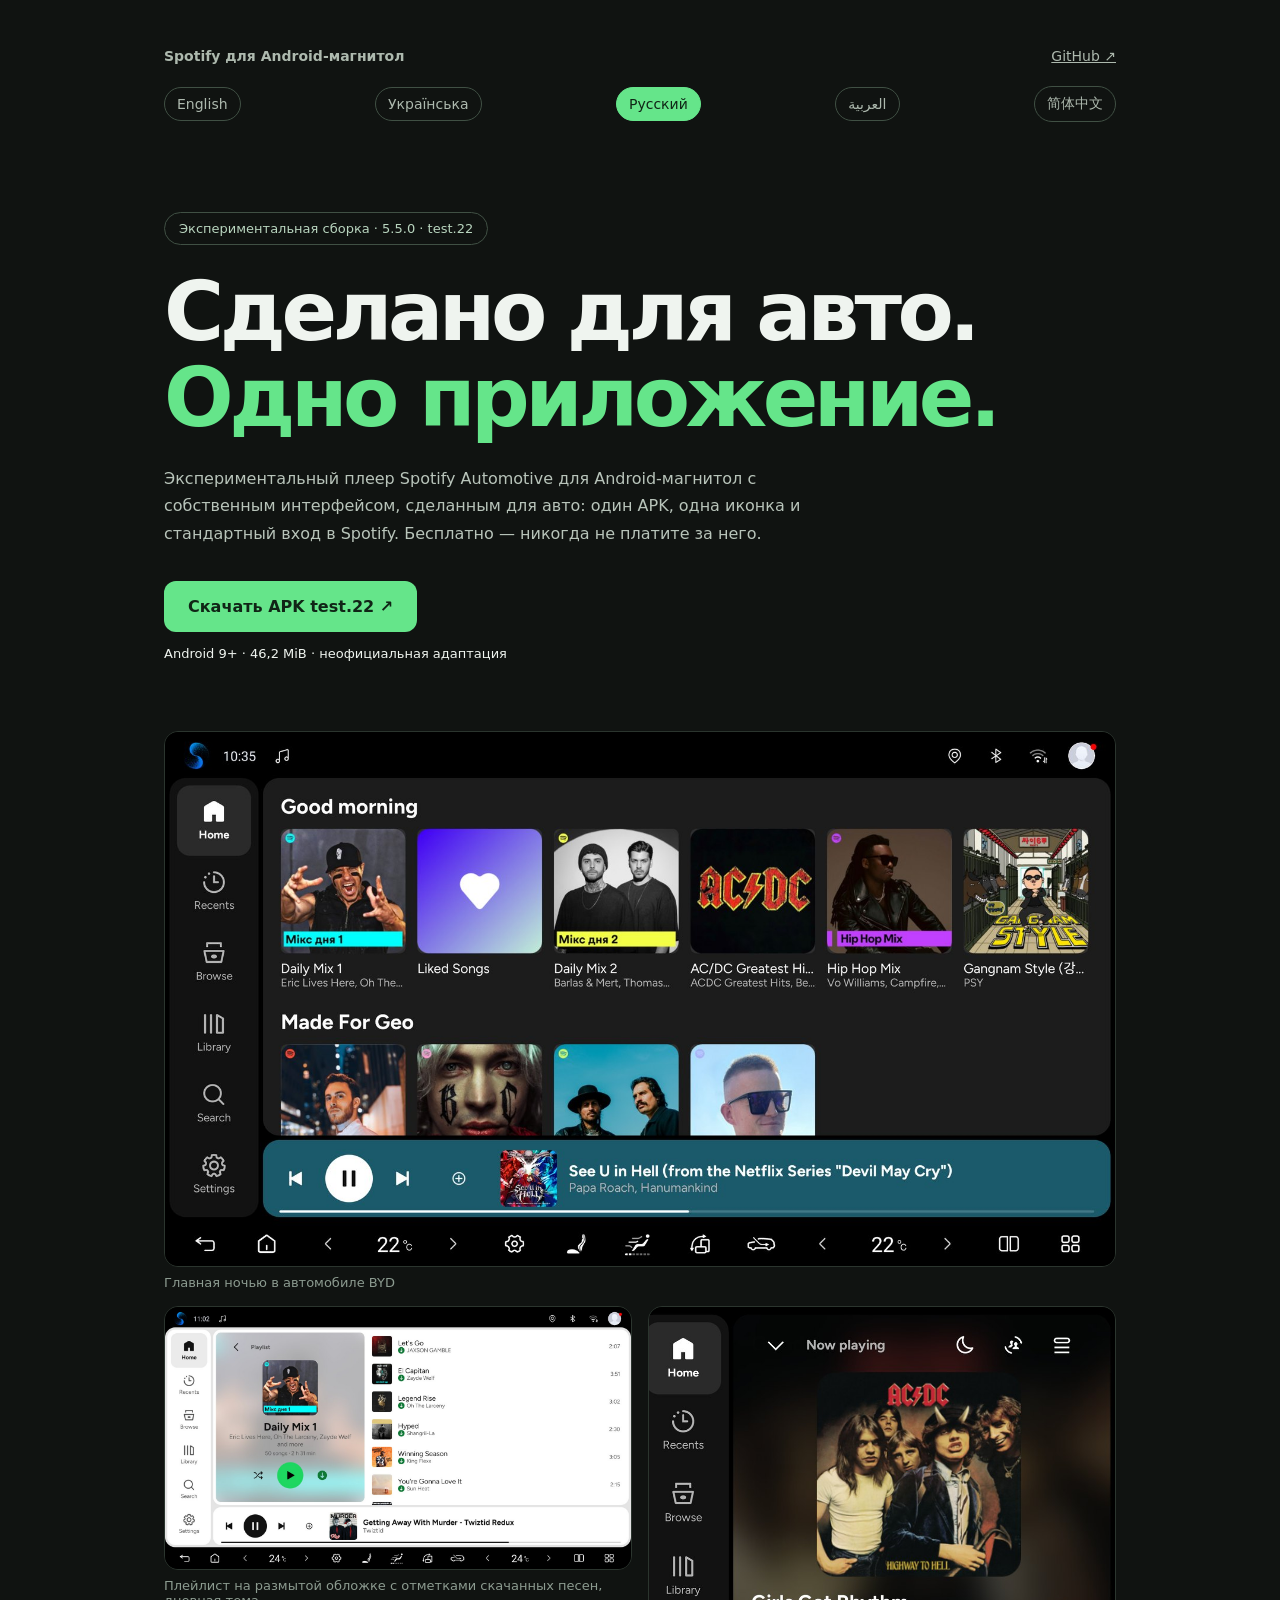
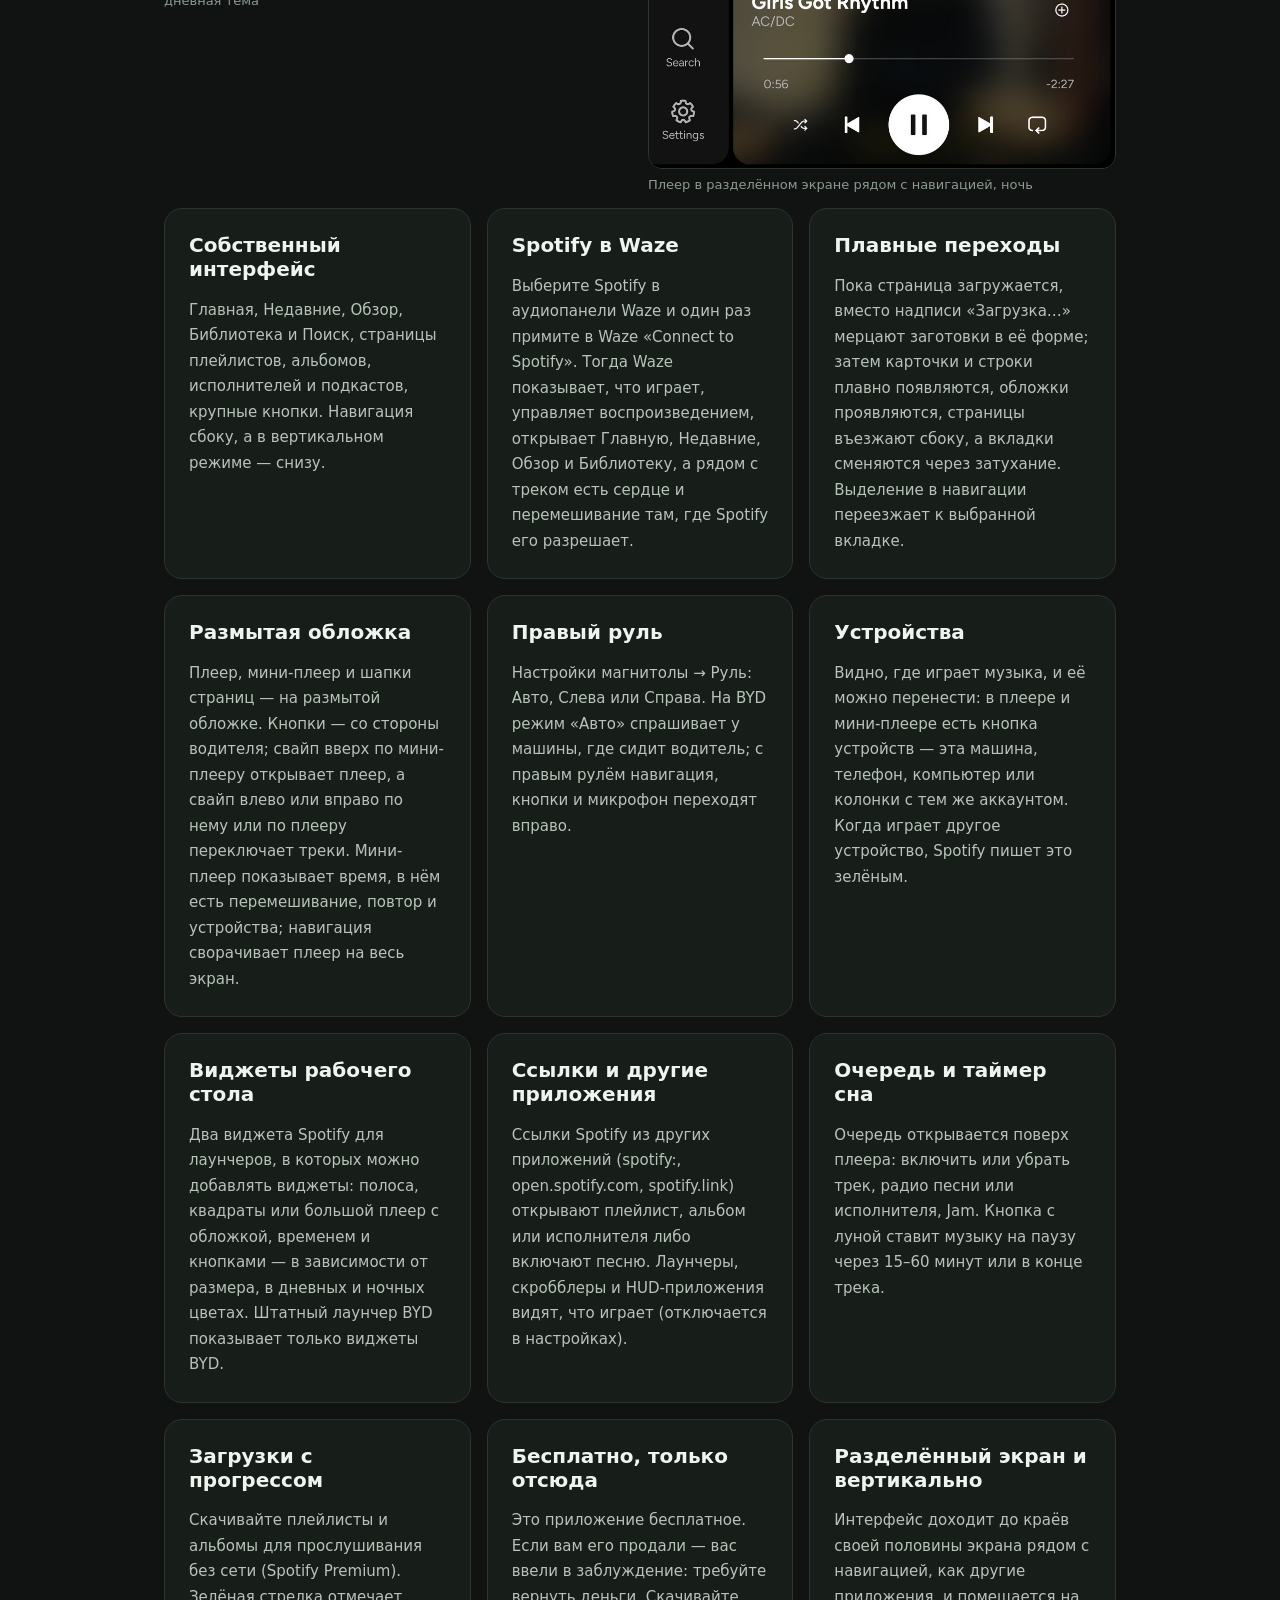
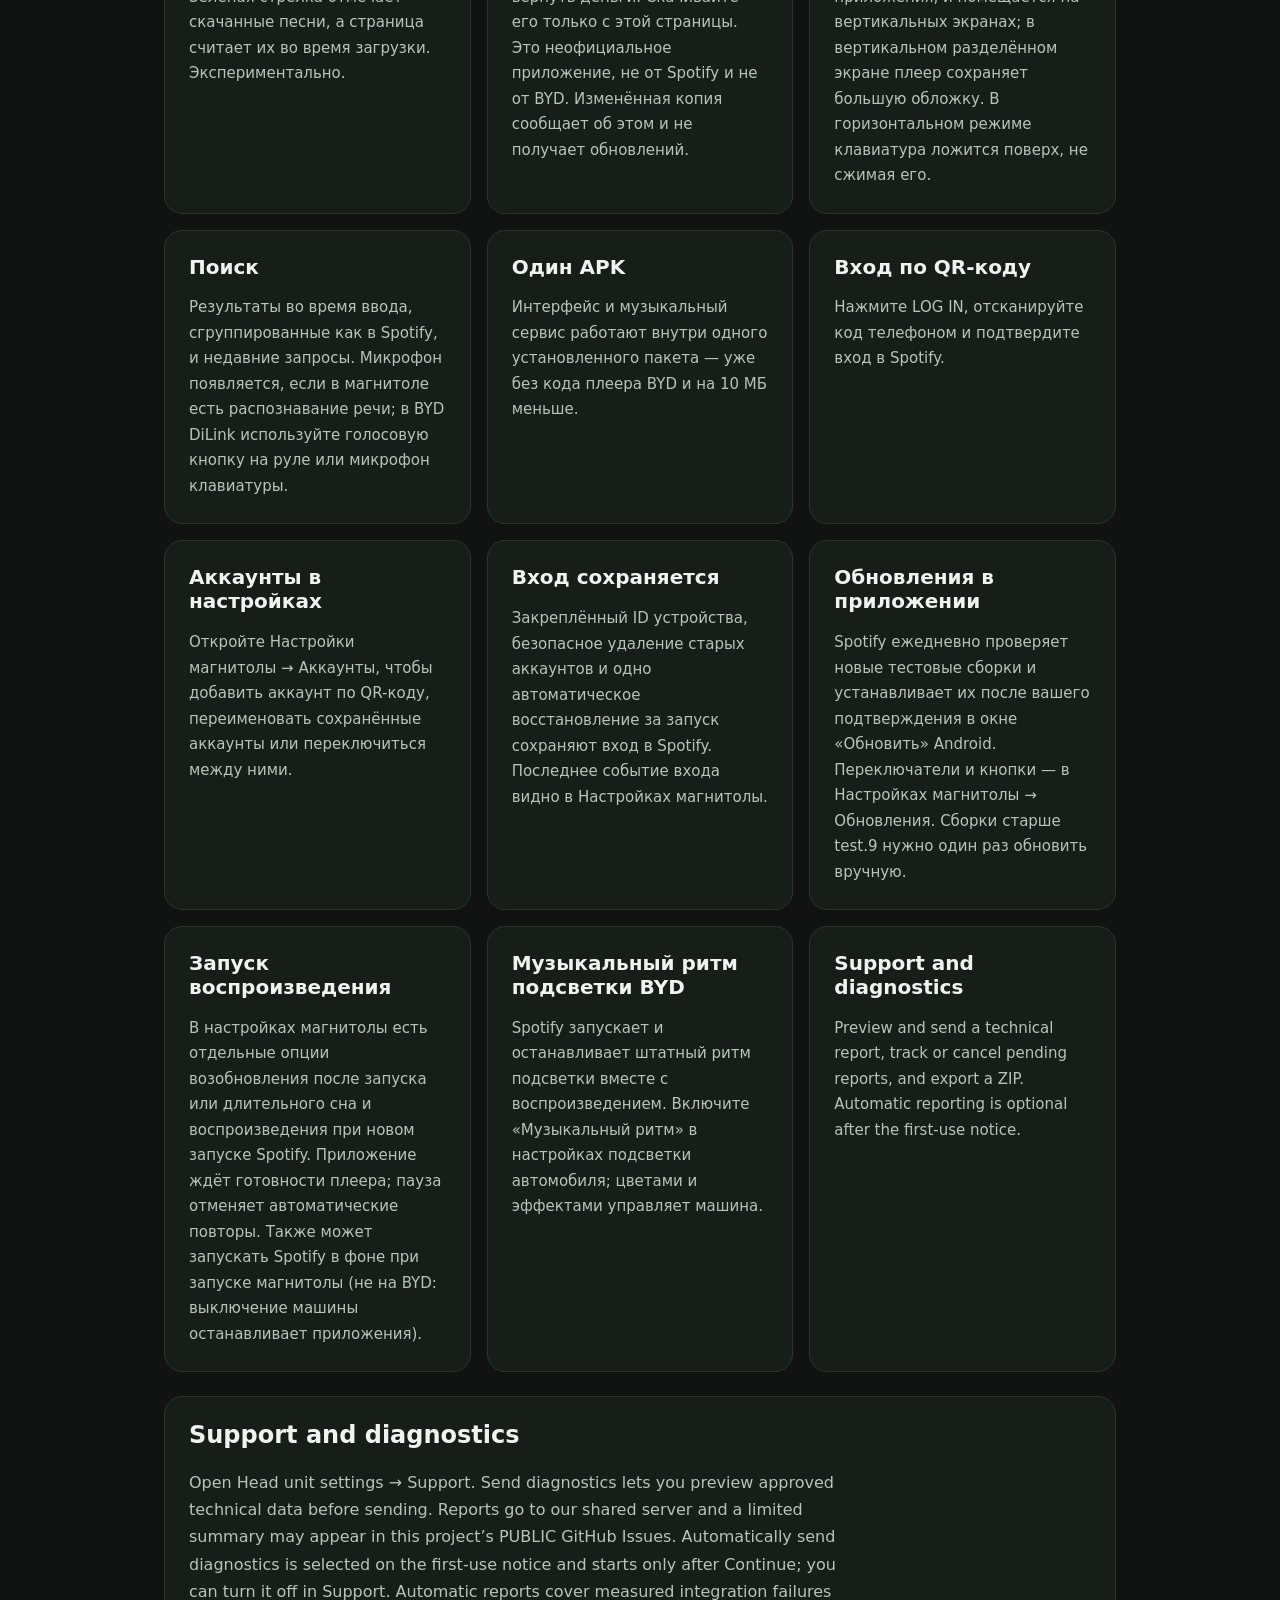
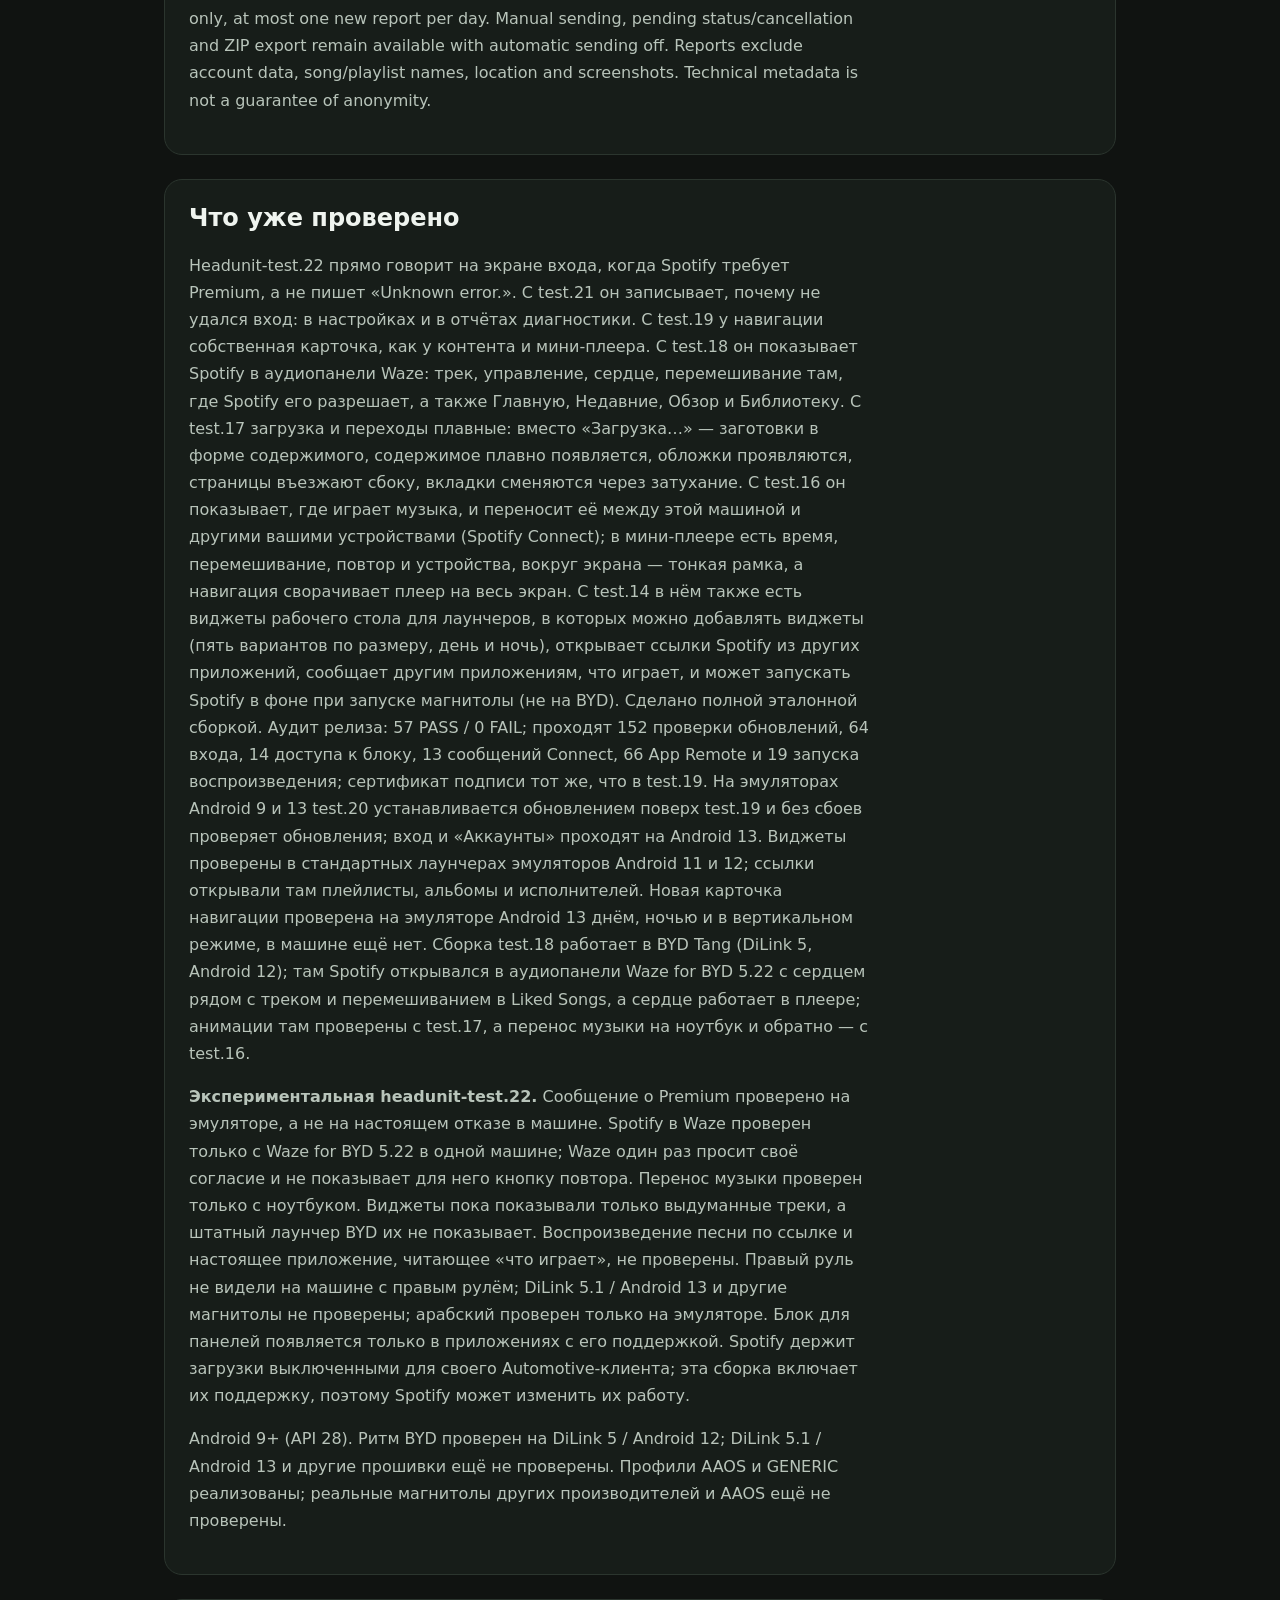
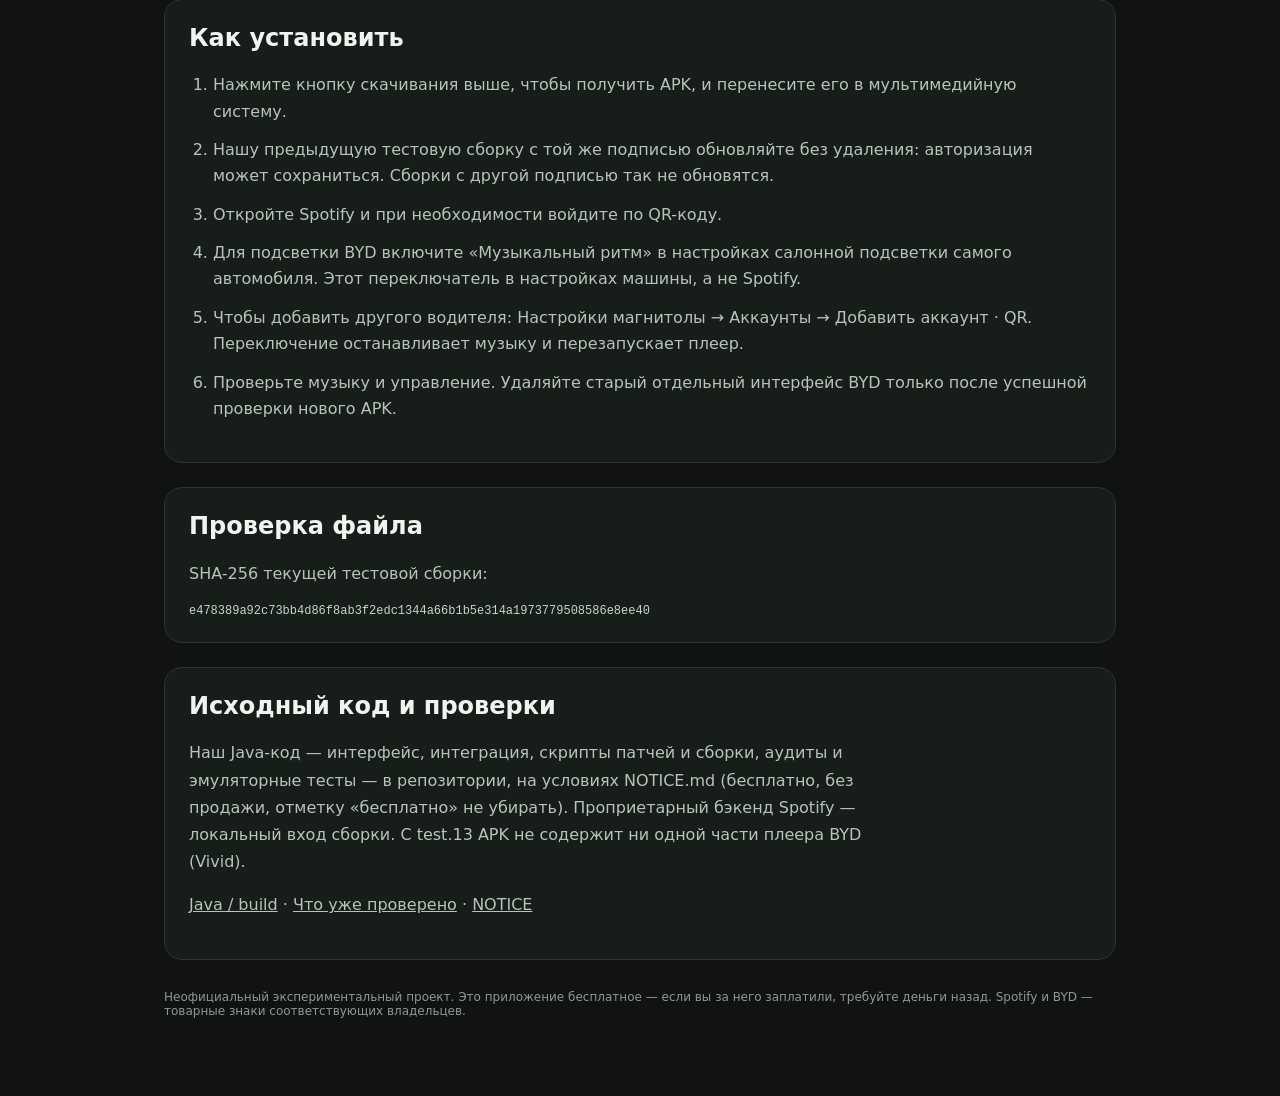
<file: docs/ru/index.html>
<!doctype html>
<html lang="ru" dir="ltr">
<head>
<meta charset="utf-8">
<meta name="viewport" content="width=device-width,initial-scale=1">
<meta name="description" content="Экспериментальный Spotify Automotive 5.5.0 для Android-магнитол с собственным автомобильным интерфейсом в одном APK.">
<title>Spotify для Android-магнитол — одно приложение</title>
<link rel="stylesheet" href="../style.css">
<link rel="canonical" href="https://romanchukg-cloud.github.io/spotify-android-head-units/ru/">
<link rel="alternate" hreflang="x-default" href="https://romanchukg-cloud.github.io/spotify-android-head-units/">
<link rel="alternate" hreflang="en" href="https://romanchukg-cloud.github.io/spotify-android-head-units/">
<link rel="alternate" hreflang="uk" href="https://romanchukg-cloud.github.io/spotify-android-head-units/uk/">
<link rel="alternate" hreflang="ru" href="https://romanchukg-cloud.github.io/spotify-android-head-units/ru/">
<link rel="alternate" hreflang="ar" href="https://romanchukg-cloud.github.io/spotify-android-head-units/ar/">
<link rel="alternate" hreflang="zh-Hans" href="https://romanchukg-cloud.github.io/spotify-android-head-units/zh-Hans/">
</head>
<body><main>
<nav><strong>Spotify для Android-магнитол</strong><a href="https://github.com/romanchukg-cloud/spotify-android-head-units" dir="ltr">GitHub ↗</a></nav>
<nav class="language-switch" aria-label="Язык"><a lang="en" hreflang="en" dir="auto" href="../">English</a><a lang="uk" hreflang="uk" dir="auto" href="../uk/">Українська</a><a lang="ru" hreflang="ru" dir="auto" href="../ru/" aria-current="page">Русский</a><a lang="ar" hreflang="ar" dir="auto" href="../ar/">العربية</a><a lang="zh-Hans" hreflang="zh-Hans" dir="auto" href="../zh-Hans/">简体中文</a></nav>
<header><div class="badge">Экспериментальная сборка · 5.5.0 · test.22</div>
<h1>Сделано для авто.<br><span>Одно приложение.</span></h1>
<p>Экспериментальный плеер Spotify Automotive для Android-магнитол с собственным интерфейсом, сделанным для авто: один APK, одна иконка и стандартный вход в Spotify. Бесплатно — никогда не платите за него.</p>
<a class="button" href="https://github.com/romanchukg-cloud/spotify-android-head-units/releases/download/v5.5.0-headunit-test.22/Spotify-5.5.0-HeadUnit-test.22.apk" download="Spotify-5.5.0-HeadUnit-test.22.apk">Скачать APK test.22 ↗</a>
<div class="meta">Android 9+ · 46,2 MiB · неофициальная адаптация</div></header>
<div class="shots"><figure><img src="../screens/car-home-night.jpg" width="1600" height="900" alt="Главная ночью в автомобиле BYD" loading="lazy"><figcaption>Главная ночью в автомобиле BYD</figcaption></figure><figure><img src="../screens/car-playlist-day.jpg" width="1600" height="900" alt="Плейлист на размытой обложке с отметками скачанных песен, дневная тема" loading="lazy"><figcaption>Плейлист на размытой обложке с отметками скачанных песен, дневная тема</figcaption></figure><figure><img src="../screens/car-player-split-night.jpg" width="900" height="890" alt="Плеер в разделённом экране рядом с навигацией, ночь" loading="lazy"><figcaption>Плеер в разделённом экране рядом с навигацией, ночь</figcaption></figure></div>
<div class="grid"><article class="card"><h2>Собственный интерфейс</h2><p>Главная, Недавние, Обзор, Библиотека и Поиск, страницы плейлистов, альбомов, исполнителей и подкастов, крупные кнопки. Навигация сбоку, а в вертикальном режиме — снизу.</p></article><article class="card"><h2>Spotify в Waze</h2><p>Выберите Spotify в аудиопанели Waze и один раз примите в Waze «Connect to Spotify». Тогда Waze показывает, что играет, управляет воспроизведением, открывает Главную, Недавние, Обзор и Библиотеку, а рядом с треком есть сердце и перемешивание там, где Spotify его разрешает.</p></article><article class="card"><h2>Плавные переходы</h2><p>Пока страница загружается, вместо надписи «Загрузка…» мерцают заготовки в её форме; затем карточки и строки плавно появляются, обложки проявляются, страницы въезжают сбоку, а вкладки сменяются через затухание. Выделение в навигации переезжает к выбранной вкладке.</p></article><article class="card"><h2>Размытая обложка</h2><p>Плеер, мини-плеер и шапки страниц — на размытой обложке. Кнопки — со стороны водителя; свайп вверх по мини-плееру открывает плеер, а свайп влево или вправо по нему или по плееру переключает треки. Мини-плеер показывает время, в нём есть перемешивание, повтор и устройства; навигация сворачивает плеер на весь экран.</p></article><article class="card"><h2>Правый руль</h2><p>Настройки магнитолы → Руль: Авто, Слева или Справа. На BYD режим «Авто» спрашивает у машины, где сидит водитель; с правым рулём навигация, кнопки и микрофон переходят вправо.</p></article><article class="card"><h2>Устройства</h2><p>Видно, где играет музыка, и её можно перенести: в плеере и мини-плеере есть кнопка устройств — эта машина, телефон, компьютер или колонки с тем же аккаунтом. Когда играет другое устройство, Spotify пишет это зелёным.</p></article><article class="card"><h2>Виджеты рабочего стола</h2><p>Два виджета Spotify для лаунчеров, в которых можно добавлять виджеты: полоса, квадраты или большой плеер с обложкой, временем и кнопками — в зависимости от размера, в дневных и ночных цветах. Штатный лаунчер BYD показывает только виджеты BYD.</p></article><article class="card"><h2>Ссылки и другие приложения</h2><p>Ссылки Spotify из других приложений (spotify:, open.spotify.com, spotify.link) открывают плейлист, альбом или исполнителя либо включают песню. Лаунчеры, скробблеры и HUD-приложения видят, что играет (отключается в настройках).</p></article><article class="card"><h2>Очередь и таймер сна</h2><p>Очередь открывается поверх плеера: включить или убрать трек, радио песни или исполнителя, Jam. Кнопка с луной ставит музыку на паузу через 15–60 минут или в конце трека.</p></article><article class="card"><h2>Загрузки с прогрессом</h2><p>Скачивайте плейлисты и альбомы для прослушивания без сети (Spotify Premium). Зелёная стрелка отмечает скачанные песни, а страница считает их во время загрузки. Экспериментально.</p></article><article class="card"><h2>Бесплатно, только отсюда</h2><p>Это приложение бесплатное. Если вам его продали — вас ввели в заблуждение: требуйте вернуть деньги. Скачивайте его только с этой страницы. Это неофициальное приложение, не от Spotify и не от BYD. Изменённая копия сообщает об этом и не получает обновлений.</p></article><article class="card"><h2>Разделённый экран и вертикально</h2><p>Интерфейс доходит до краёв своей половины экрана рядом с навигацией, как другие приложения, и помещается на вертикальных экранах; в вертикальном разделённом экране плеер сохраняет большую обложку. В горизонтальном режиме клавиатура ложится поверх, не сжимая его.</p></article><article class="card"><h2>Поиск</h2><p>Результаты во время ввода, сгруппированные как в Spotify, и недавние запросы. Микрофон появляется, если в магнитоле есть распознавание речи; в BYD DiLink используйте голосовую кнопку на руле или микрофон клавиатуры.</p></article><article class="card"><h2>Один APK</h2><p>Интерфейс и музыкальный сервис работают внутри одного установленного пакета — уже без кода плеера BYD и на 10 МБ меньше.</p></article><article class="card"><h2>Вход по QR-коду</h2><p>Нажмите LOG IN, отсканируйте код телефоном и подтвердите вход в Spotify.</p></article><article class="card"><h2>Аккаунты в настройках</h2><p>Откройте Настройки магнитолы → Аккаунты, чтобы добавить аккаунт по QR-коду, переименовать сохранённые аккаунты или переключиться между ними.</p></article><article class="card"><h2>Вход сохраняется</h2><p>Закреплённый ID устройства, безопасное удаление старых аккаунтов и одно автоматическое восстановление за запуск сохраняют вход в Spotify. Последнее событие входа видно в Настройках магнитолы.</p></article><article class="card"><h2>Обновления в приложении</h2><p>Spotify ежедневно проверяет новые тестовые сборки и устанавливает их после вашего подтверждения в окне «Обновить» Android. Переключатели и кнопки — в Настройках магнитолы → Обновления. Сборки старше test.9 нужно один раз обновить вручную.</p></article><article class="card"><h2>Запуск воспроизведения</h2><p>В настройках магнитолы есть отдельные опции возобновления после запуска или длительного сна и воспроизведения при новом запуске Spotify. Приложение ждёт готовности плеера; пауза отменяет автоматические повторы. Также может запускать Spotify в фоне при запуске магнитолы (не на BYD: выключение машины останавливает приложения).</p></article><article class="card"><h2>Музыкальный ритм подсветки BYD</h2><p>Spotify запускает и останавливает штатный ритм подсветки вместе с воспроизведением. Включите «Музыкальный ритм» в настройках подсветки автомобиля; цветами и эффектами управляет машина.</p></article><article class="card" lang="en" dir="ltr"><h2>Support and diagnostics</h2><p>Preview and send a technical report, track or cancel pending reports, and export a ZIP. Automatic reporting is optional after the first-use notice.</p></article></div>
<section lang="en" dir="ltr"><h2>Support and diagnostics</h2><p>Open Head unit settings → Support. Send diagnostics lets you preview approved technical data before sending. Reports go to our shared server and a limited summary may appear in this project’s PUBLIC GitHub Issues. Automatically send diagnostics is selected on the first-use notice and starts only after Continue; you can turn it off in Support. Automatic reports cover measured integration failures only, at most one new report per day. Manual sending, pending status/cancellation and ZIP export remain available with automatic sending off. Reports exclude account data, song/playlist names, location and screenshots. Technical metadata is not a guarantee of anonymity.</p></section>
<section><h2>Что уже проверено</h2><p>Headunit-test.22 прямо говорит на экране входа, когда Spotify требует Premium, а не пишет «Unknown error.». С test.21 он записывает, почему не удался вход: в настройках и в отчётах диагностики. С test.19 у навигации собственная карточка, как у контента и мини-плеера. С test.18 он показывает Spotify в аудиопанели Waze: трек, управление, сердце, перемешивание там, где Spotify его разрешает, а также Главную, Недавние, Обзор и Библиотеку. С test.17 загрузка и переходы плавные: вместо «Загрузка…» — заготовки в форме содержимого, содержимое плавно появляется, обложки проявляются, страницы въезжают сбоку, вкладки сменяются через затухание. С test.16 он показывает, где играет музыка, и переносит её между этой машиной и другими вашими устройствами (Spotify Connect); в мини-плеере есть время, перемешивание, повтор и устройства, вокруг экрана — тонкая рамка, а навигация сворачивает плеер на весь экран. С test.14 в нём также есть виджеты рабочего стола для лаунчеров, в которых можно добавлять виджеты (пять вариантов по размеру, день и ночь), открывает ссылки Spotify из других приложений, сообщает другим приложениям, что играет, и может запускать Spotify в фоне при запуске магнитолы (не на BYD). Сделано полной эталонной сборкой. Аудит релиза: 57 PASS / 0 FAIL; проходят 152 проверки обновлений, 64 входа, 14 доступа к блоку, 13 сообщений Connect, 66 App Remote и 19 запуска воспроизведения; сертификат подписи тот же, что в test.19. На эмуляторах Android 9 и 13 test.20 устанавливается обновлением поверх test.19 и без сбоев проверяет обновления; вход и «Аккаунты» проходят на Android 13. Виджеты проверены в стандартных лаунчерах эмуляторов Android 11 и 12; ссылки открывали там плейлисты, альбомы и исполнителей. Новая карточка навигации проверена на эмуляторе Android 13 днём, ночью и в вертикальном режиме, в машине ещё нет. Сборка test.18 работает в BYD Tang (DiLink 5, Android 12); там Spotify открывался в аудиопанели Waze for BYD 5.22 с сердцем рядом с треком и перемешиванием в Liked Songs, а сердце работает в плеере; анимации там проверены с test.17, а перенос музыки на ноутбук и обратно — с test.16.</p>
<p><strong>Экспериментальная headunit-test.22.</strong> Сообщение о Premium проверено на эмуляторе, а не на настоящем отказе в машине. Spotify в Waze проверен только с Waze for BYD 5.22 в одной машине; Waze один раз просит своё согласие и не показывает для него кнопку повтора. Перенос музыки проверен только с ноутбуком. Виджеты пока показывали только выдуманные треки, а штатный лаунчер BYD их не показывает. Воспроизведение песни по ссылке и настоящее приложение, читающее «что играет», не проверены. Правый руль не видели на машине с правым рулём; DiLink 5.1 / Android 13 и другие магнитолы не проверены; арабский проверен только на эмуляторе. Блок для панелей появляется только в приложениях с его поддержкой. Spotify держит загрузки выключенными для своего Automotive-клиента; эта сборка включает их поддержку, поэтому Spotify может изменить их работу.</p><p>Android 9+ (API 28). Ритм BYD проверен на DiLink 5 / Android 12; DiLink 5.1 / Android 13 и другие прошивки ещё не проверены. Профили AAOS и GENERIC реализованы; реальные магнитолы других производителей и AAOS ещё не проверены.</p></section>
<section><h2>Как установить</h2><ol><li>Нажмите кнопку скачивания выше, чтобы получить APK, и перенесите его в мультимедийную систему.</li><li>Нашу предыдущую тестовую сборку с той же подписью обновляйте без удаления: авторизация может сохраниться. Сборки с другой подписью так не обновятся.</li><li>Откройте Spotify и при необходимости войдите по QR-коду.</li><li>Для подсветки BYD включите «Музыкальный ритм» в настройках салонной подсветки самого автомобиля. Этот переключатель в настройках машины, а не Spotify.</li><li>Чтобы добавить другого водителя: Настройки магнитолы → Аккаунты → Добавить аккаунт · QR. Переключение останавливает музыку и перезапускает плеер.</li><li>Проверьте музыку и управление. Удаляйте старый отдельный интерфейс BYD только после успешной проверки нового APK.</li></ol></section>
<section><h2>Проверка файла</h2><p>SHA-256 текущей тестовой сборки:</p><code dir="ltr">e478389a92c73bb4d86f8ab3f2edc1344a66b1b5e314a1973779508586e8ee40</code></section>
<section><h2>Исходный код и проверки</h2><p>Наш Java-код — интерфейс, интеграция, скрипты патчей и сборки, аудиты и эмуляторные тесты — в репозитории, на условиях NOTICE.md (бесплатно, без продажи, отметку «бесплатно» не убирать). Проприетарный бэкенд Spotify — локальный вход сборки. С test.13 APK не содержит ни одной части плеера BYD (Vivid).</p><p><a href="https://github.com/romanchukg-cloud/spotify-android-head-units/tree/main/adapter">Java / build</a> · <a href="https://github.com/romanchukg-cloud/spotify-android-head-units/blob/main/reports/headunit-test.22.md">Что уже проверено</a> · <a href="https://github.com/romanchukg-cloud/spotify-android-head-units/blob/main/NOTICE.md" dir="ltr">NOTICE</a></p></section>
<footer>Неофициальный экспериментальный проект. Это приложение бесплатное — если вы за него заплатили, требуйте деньги назад. Spotify и BYD — товарные знаки соответствующих владельцев.</footer>
</main></body></html>
</file>
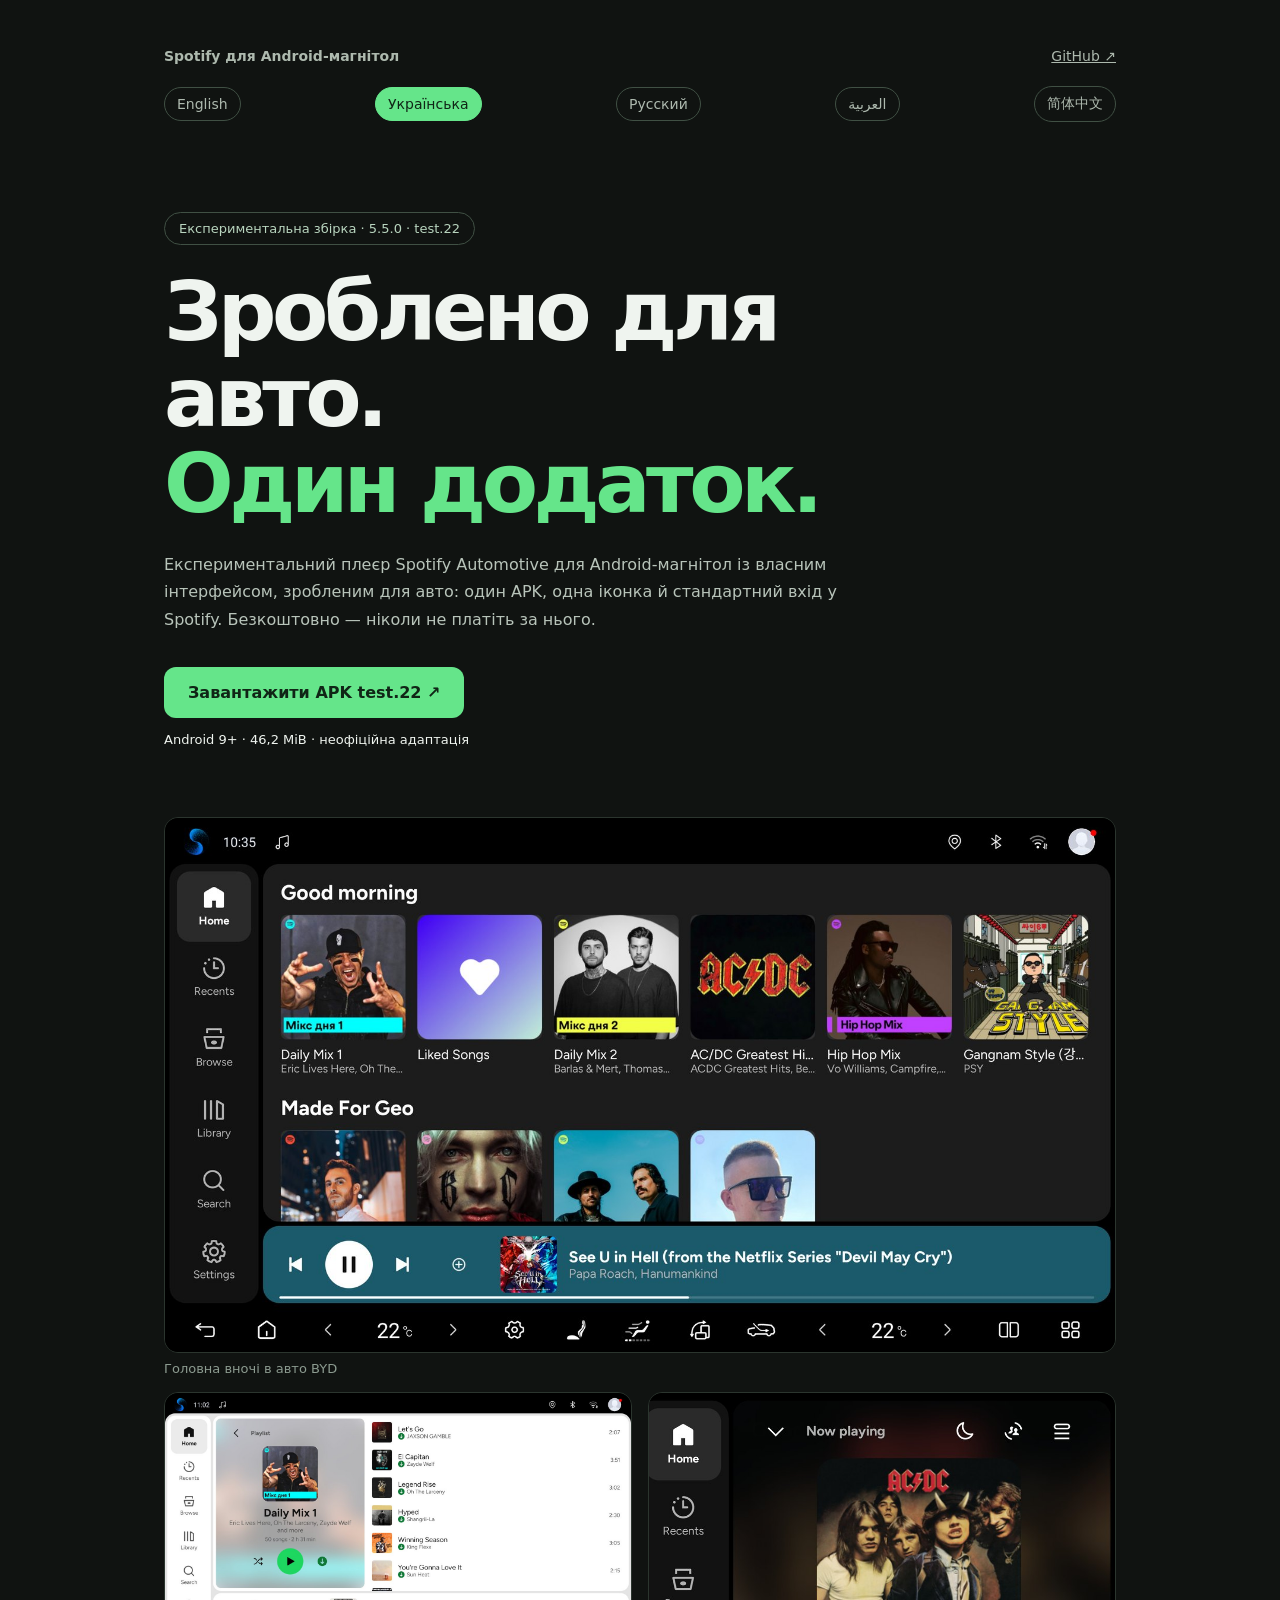
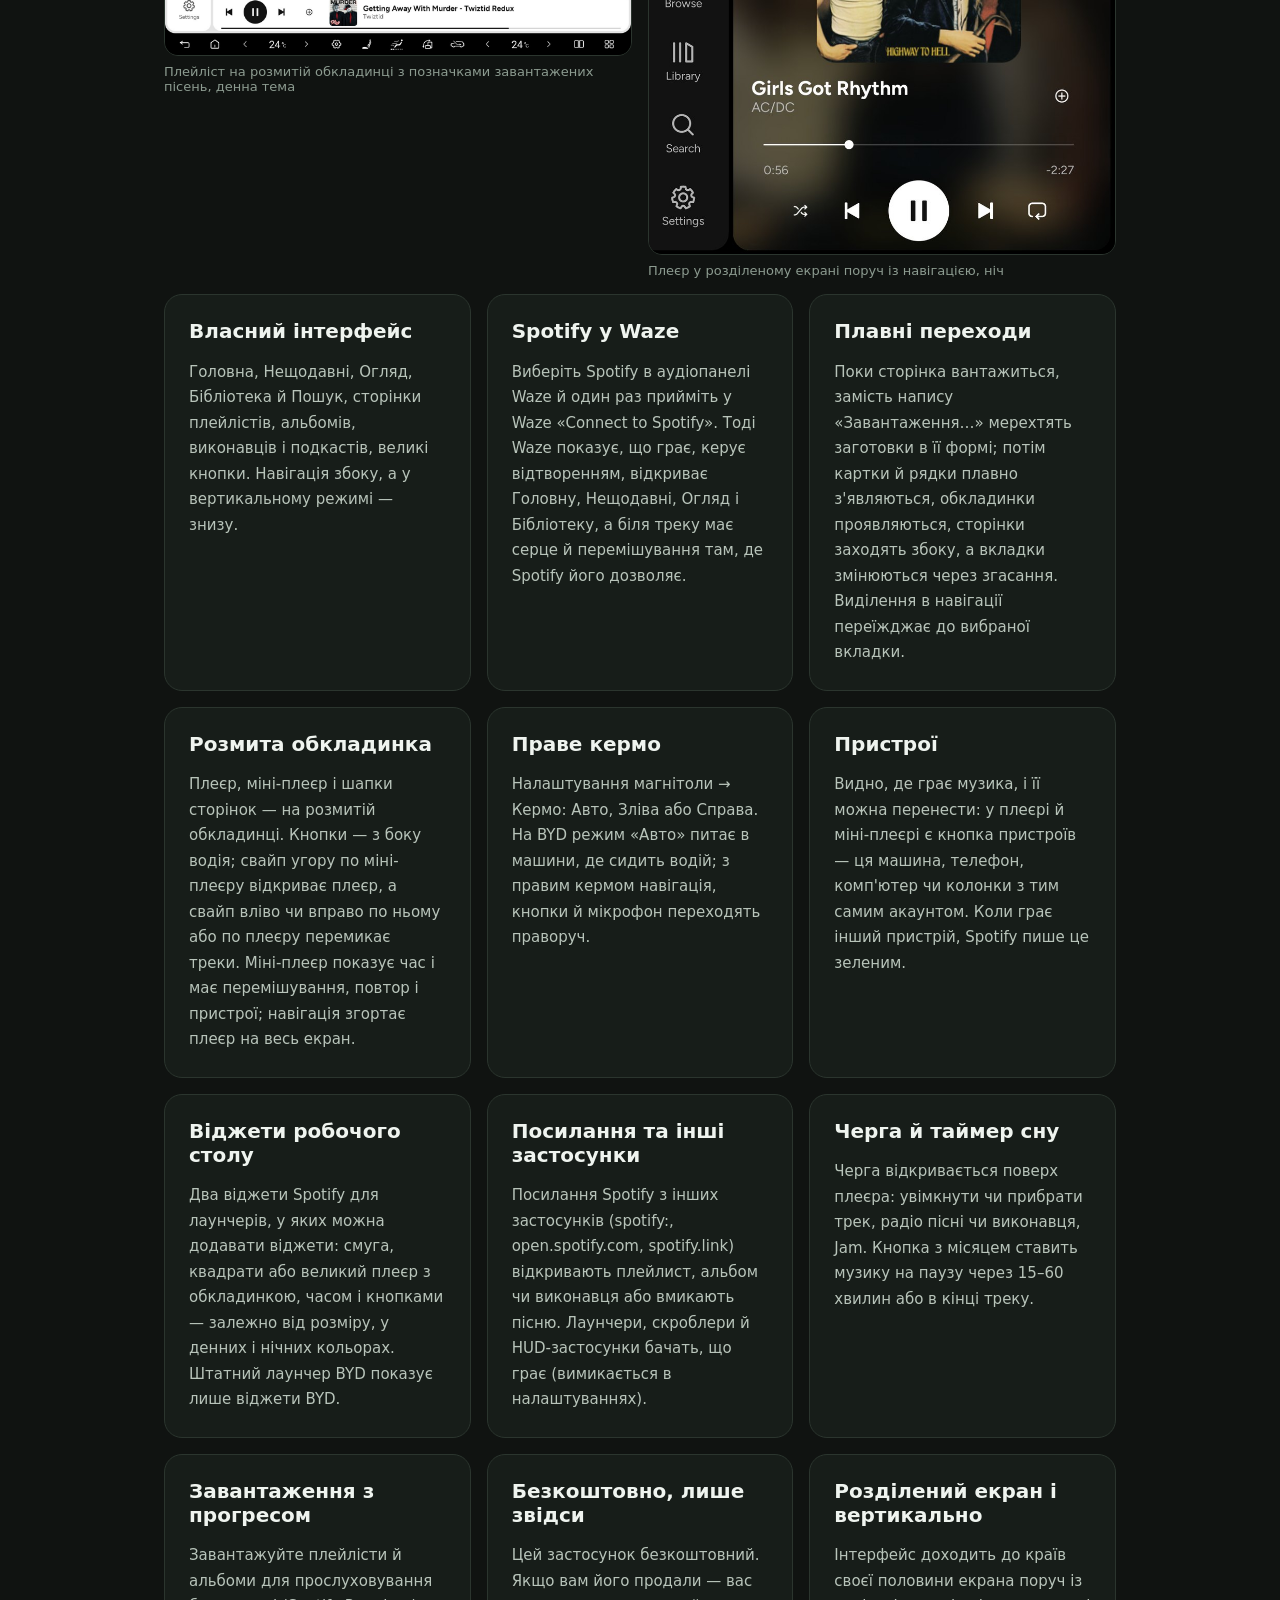
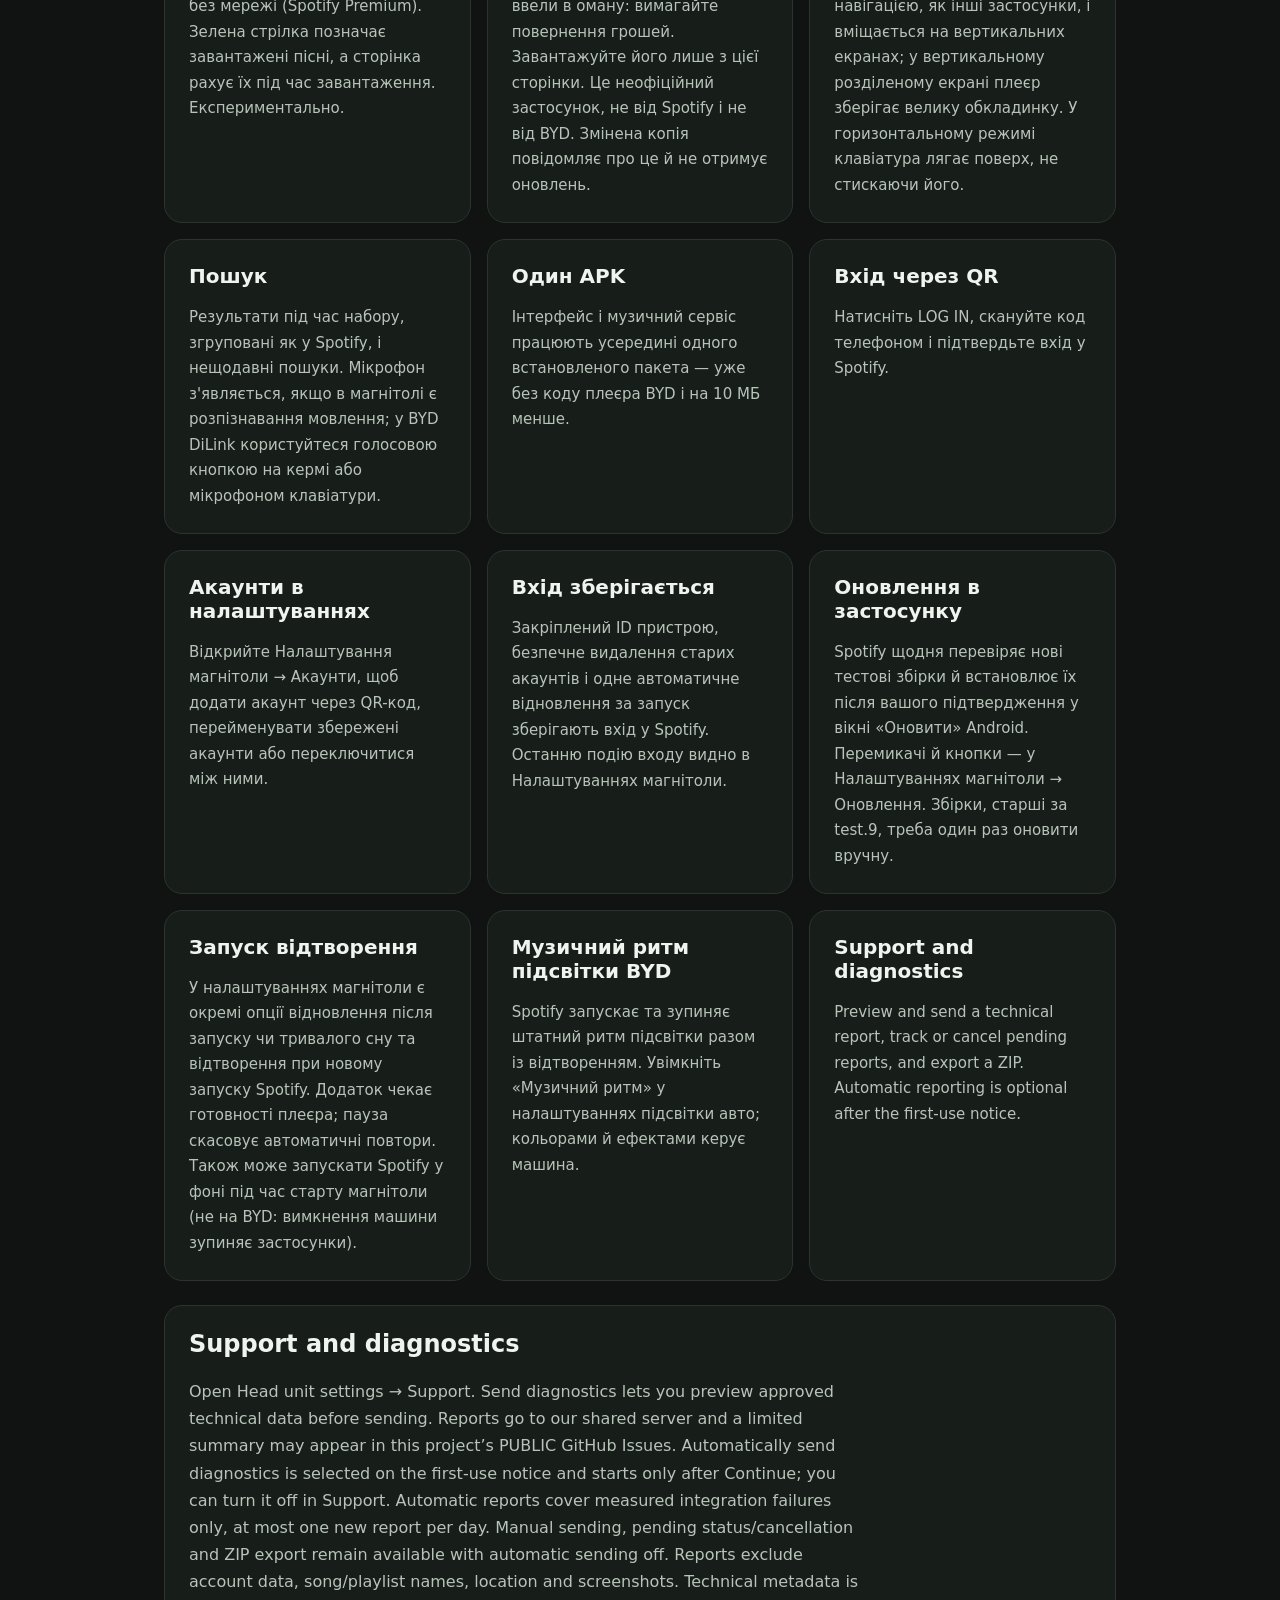
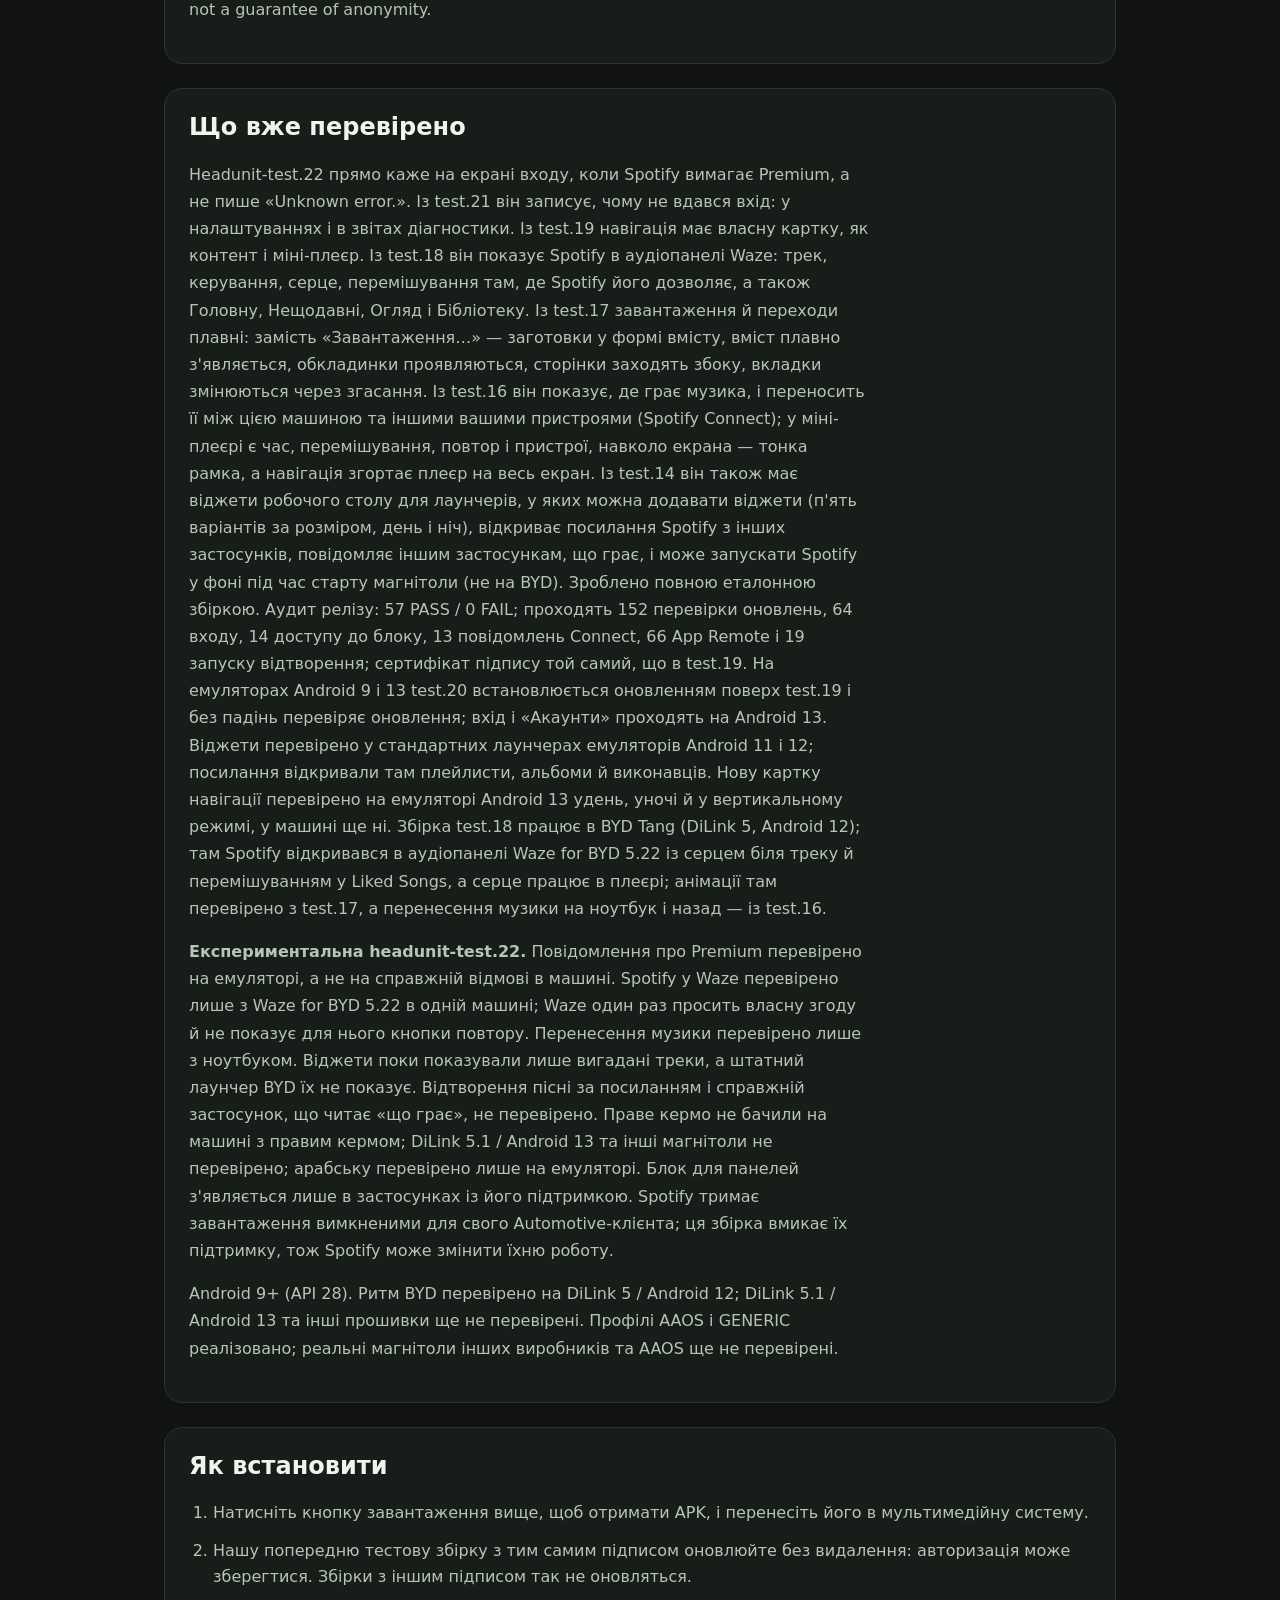
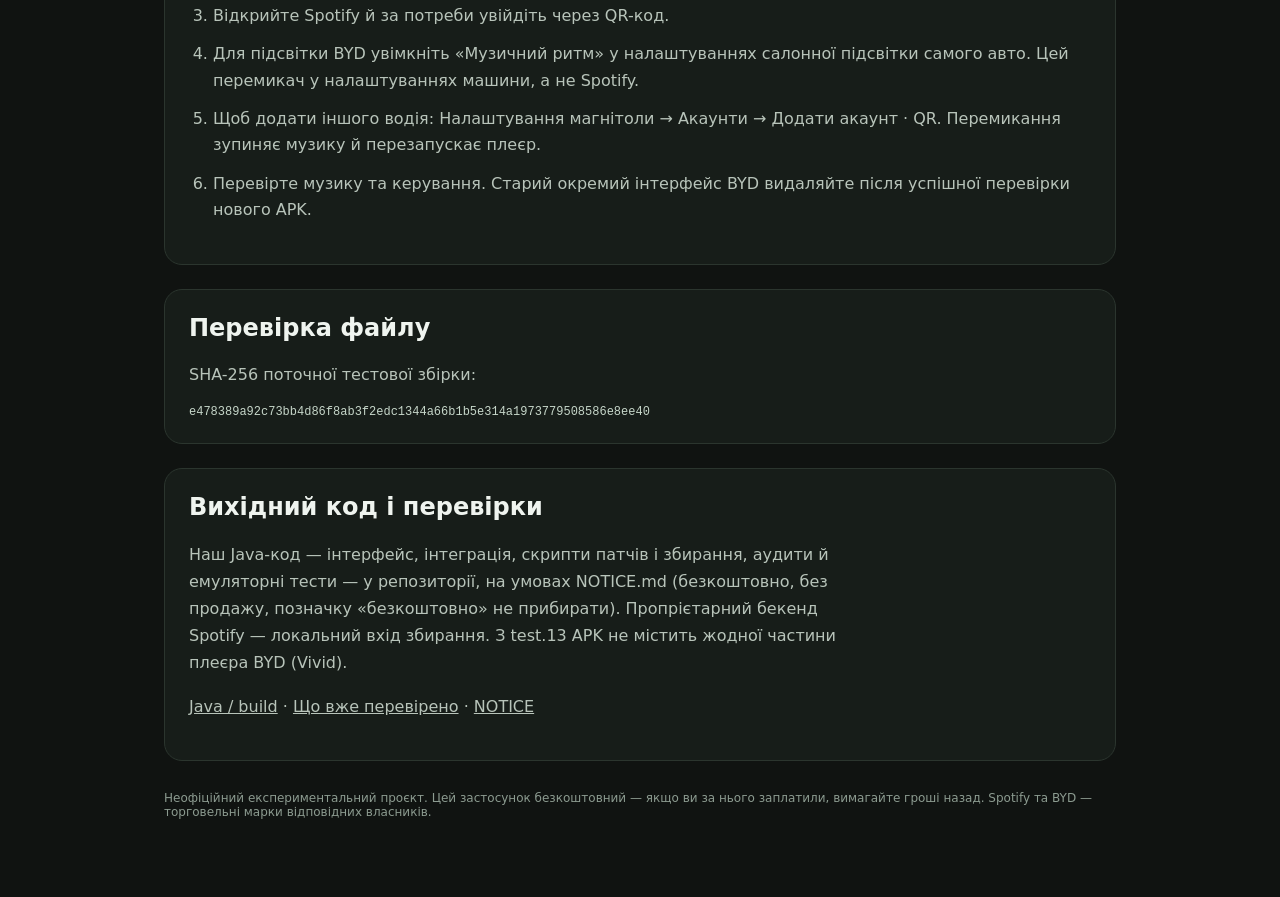
<file: docs/uk/index.html>
<!doctype html>
<html lang="uk" dir="ltr">
<head>
<meta charset="utf-8">
<meta name="viewport" content="width=device-width,initial-scale=1">
<meta name="description" content="Експериментальний Spotify Automotive 5.5.0 для Android-магнітол із власним автомобільним інтерфейсом в одному APK.">
<title>Spotify для Android-магнітол — один додаток</title>
<link rel="stylesheet" href="../style.css">
<link rel="canonical" href="https://romanchukg-cloud.github.io/spotify-android-head-units/uk/">
<link rel="alternate" hreflang="x-default" href="https://romanchukg-cloud.github.io/spotify-android-head-units/">
<link rel="alternate" hreflang="en" href="https://romanchukg-cloud.github.io/spotify-android-head-units/">
<link rel="alternate" hreflang="uk" href="https://romanchukg-cloud.github.io/spotify-android-head-units/uk/">
<link rel="alternate" hreflang="ru" href="https://romanchukg-cloud.github.io/spotify-android-head-units/ru/">
<link rel="alternate" hreflang="ar" href="https://romanchukg-cloud.github.io/spotify-android-head-units/ar/">
<link rel="alternate" hreflang="zh-Hans" href="https://romanchukg-cloud.github.io/spotify-android-head-units/zh-Hans/">
</head>
<body><main>
<nav><strong>Spotify для Android-магнітол</strong><a href="https://github.com/romanchukg-cloud/spotify-android-head-units" dir="ltr">GitHub ↗</a></nav>
<nav class="language-switch" aria-label="Мова"><a lang="en" hreflang="en" dir="auto" href="../">English</a><a lang="uk" hreflang="uk" dir="auto" href="../uk/" aria-current="page">Українська</a><a lang="ru" hreflang="ru" dir="auto" href="../ru/">Русский</a><a lang="ar" hreflang="ar" dir="auto" href="../ar/">العربية</a><a lang="zh-Hans" hreflang="zh-Hans" dir="auto" href="../zh-Hans/">简体中文</a></nav>
<header><div class="badge">Експериментальна збірка · 5.5.0 · test.22</div>
<h1>Зроблено для авто.<br><span>Один додаток.</span></h1>
<p>Експериментальний плеєр Spotify Automotive для Android-магнітол із власним інтерфейсом, зробленим для авто: один APK, одна іконка й стандартний вхід у Spotify. Безкоштовно — ніколи не платіть за нього.</p>
<a class="button" href="https://github.com/romanchukg-cloud/spotify-android-head-units/releases/download/v5.5.0-headunit-test.22/Spotify-5.5.0-HeadUnit-test.22.apk" download="Spotify-5.5.0-HeadUnit-test.22.apk">Завантажити APK test.22 ↗</a>
<div class="meta">Android 9+ · 46,2 MiB · неофіційна адаптація</div></header>
<div class="shots"><figure><img src="../screens/car-home-night.jpg" width="1600" height="900" alt="Головна вночі в авто BYD" loading="lazy"><figcaption>Головна вночі в авто BYD</figcaption></figure><figure><img src="../screens/car-playlist-day.jpg" width="1600" height="900" alt="Плейліст на розмитій обкладинці з позначками завантажених пісень, денна тема" loading="lazy"><figcaption>Плейліст на розмитій обкладинці з позначками завантажених пісень, денна тема</figcaption></figure><figure><img src="../screens/car-player-split-night.jpg" width="900" height="890" alt="Плеєр у розділеному екрані поруч із навігацією, ніч" loading="lazy"><figcaption>Плеєр у розділеному екрані поруч із навігацією, ніч</figcaption></figure></div>
<div class="grid"><article class="card"><h2>Власний інтерфейс</h2><p>Головна, Нещодавні, Огляд, Бібліотека й Пошук, сторінки плейлістів, альбомів, виконавців і подкастів, великі кнопки. Навігація збоку, а у вертикальному режимі — знизу.</p></article><article class="card"><h2>Spotify у Waze</h2><p>Виберіть Spotify в аудіопанелі Waze й один раз прийміть у Waze «Connect to Spotify». Тоді Waze показує, що грає, керує відтворенням, відкриває Головну, Нещодавні, Огляд і Бібліотеку, а біля треку має серце й перемішування там, де Spotify його дозволяє.</p></article><article class="card"><h2>Плавні переходи</h2><p>Поки сторінка вантажиться, замість напису «Завантаження…» мерехтять заготовки в її формі; потім картки й рядки плавно з&#x27;являються, обкладинки проявляються, сторінки заходять збоку, а вкладки змінюються через згасання. Виділення в навігації переїжджає до вибраної вкладки.</p></article><article class="card"><h2>Розмита обкладинка</h2><p>Плеєр, міні-плеєр і шапки сторінок — на розмитій обкладинці. Кнопки — з боку водія; свайп угору по міні-плеєру відкриває плеєр, а свайп вліво чи вправо по ньому або по плеєру перемикає треки. Міні-плеєр показує час і має перемішування, повтор і пристрої; навігація згортає плеєр на весь екран.</p></article><article class="card"><h2>Праве кермо</h2><p>Налаштування магнітоли → Кермо: Авто, Зліва або Справа. На BYD режим «Авто» питає в машини, де сидить водій; з правим кермом навігація, кнопки й мікрофон переходять праворуч.</p></article><article class="card"><h2>Пристрої</h2><p>Видно, де грає музика, і її можна перенести: у плеєрі й міні-плеєрі є кнопка пристроїв — ця машина, телефон, комп&#x27;ютер чи колонки з тим самим акаунтом. Коли грає інший пристрій, Spotify пише це зеленим.</p></article><article class="card"><h2>Віджети робочого столу</h2><p>Два віджети Spotify для лаунчерів, у яких можна додавати віджети: смуга, квадрати або великий плеєр з обкладинкою, часом і кнопками — залежно від розміру, у денних і нічних кольорах. Штатний лаунчер BYD показує лише віджети BYD.</p></article><article class="card"><h2>Посилання та інші застосунки</h2><p>Посилання Spotify з інших застосунків (spotify:, open.spotify.com, spotify.link) відкривають плейлист, альбом чи виконавця або вмикають пісню. Лаунчери, скроблери й HUD-застосунки бачать, що грає (вимикається в налаштуваннях).</p></article><article class="card"><h2>Черга й таймер сну</h2><p>Черга відкривається поверх плеєра: увімкнути чи прибрати трек, радіо пісні чи виконавця, Jam. Кнопка з місяцем ставить музику на паузу через 15–60 хвилин або в кінці треку.</p></article><article class="card"><h2>Завантаження з прогресом</h2><p>Завантажуйте плейлісти й альбоми для прослуховування без мережі (Spotify Premium). Зелена стрілка позначає завантажені пісні, а сторінка рахує їх під час завантаження. Експериментально.</p></article><article class="card"><h2>Безкоштовно, лише звідси</h2><p>Цей застосунок безкоштовний. Якщо вам його продали — вас ввели в оману: вимагайте повернення грошей. Завантажуйте його лише з цієї сторінки. Це неофіційний застосунок, не від Spotify і не від BYD. Змінена копія повідомляє про це й не отримує оновлень.</p></article><article class="card"><h2>Розділений екран і вертикально</h2><p>Інтерфейс доходить до країв своєї половини екрана поруч із навігацією, як інші застосунки, і вміщається на вертикальних екранах; у вертикальному розділеному екрані плеєр зберігає велику обкладинку. У горизонтальному режимі клавіатура лягає поверх, не стискаючи його.</p></article><article class="card"><h2>Пошук</h2><p>Результати під час набору, згруповані як у Spotify, і нещодавні пошуки. Мікрофон з&#x27;являється, якщо в магнітолі є розпізнавання мовлення; у BYD DiLink користуйтеся голосовою кнопкою на кермі або мікрофоном клавіатури.</p></article><article class="card"><h2>Один APK</h2><p>Інтерфейс і музичний сервіс працюють усередині одного встановленого пакета — уже без коду плеєра BYD і на 10 МБ менше.</p></article><article class="card"><h2>Вхід через QR</h2><p>Натисніть LOG IN, скануйте код телефоном і підтвердьте вхід у Spotify.</p></article><article class="card"><h2>Акаунти в налаштуваннях</h2><p>Відкрийте Налаштування магнітоли → Акаунти, щоб додати акаунт через QR-код, перейменувати збережені акаунти або переключитися між ними.</p></article><article class="card"><h2>Вхід зберігається</h2><p>Закріплений ID пристрою, безпечне видалення старих акаунтів і одне автоматичне відновлення за запуск зберігають вхід у Spotify. Останню подію входу видно в Налаштуваннях магнітоли.</p></article><article class="card"><h2>Оновлення в застосунку</h2><p>Spotify щодня перевіряє нові тестові збірки й встановлює їх після вашого підтвердження у вікні «Оновити» Android. Перемикачі й кнопки — у Налаштуваннях магнітоли → Оновлення. Збірки, старші за test.9, треба один раз оновити вручну.</p></article><article class="card"><h2>Запуск відтворення</h2><p>У налаштуваннях магнітоли є окремі опції відновлення після запуску чи тривалого сну та відтворення при новому запуску Spotify. Додаток чекає готовності плеєра; пауза скасовує автоматичні повтори. Також може запускати Spotify у фоні під час старту магнітоли (не на BYD: вимкнення машини зупиняє застосунки).</p></article><article class="card"><h2>Музичний ритм підсвітки BYD</h2><p>Spotify запускає та зупиняє штатний ритм підсвітки разом із відтворенням. Увімкніть «Музичний ритм» у налаштуваннях підсвітки авто; кольорами й ефектами керує машина.</p></article><article class="card" lang="en" dir="ltr"><h2>Support and diagnostics</h2><p>Preview and send a technical report, track or cancel pending reports, and export a ZIP. Automatic reporting is optional after the first-use notice.</p></article></div>
<section lang="en" dir="ltr"><h2>Support and diagnostics</h2><p>Open Head unit settings → Support. Send diagnostics lets you preview approved technical data before sending. Reports go to our shared server and a limited summary may appear in this project’s PUBLIC GitHub Issues. Automatically send diagnostics is selected on the first-use notice and starts only after Continue; you can turn it off in Support. Automatic reports cover measured integration failures only, at most one new report per day. Manual sending, pending status/cancellation and ZIP export remain available with automatic sending off. Reports exclude account data, song/playlist names, location and screenshots. Technical metadata is not a guarantee of anonymity.</p></section>
<section><h2>Що вже перевірено</h2><p>Headunit-test.22 прямо каже на екрані входу, коли Spotify вимагає Premium, а не пише «Unknown error.». Із test.21 він записує, чому не вдався вхід: у налаштуваннях і в звітах діагностики. Із test.19 навігація має власну картку, як контент і міні-плеєр. Із test.18 він показує Spotify в аудіопанелі Waze: трек, керування, серце, перемішування там, де Spotify його дозволяє, а також Головну, Нещодавні, Огляд і Бібліотеку. Із test.17 завантаження й переходи плавні: замість «Завантаження…» — заготовки у формі вмісту, вміст плавно з&#x27;являється, обкладинки проявляються, сторінки заходять збоку, вкладки змінюються через згасання. Із test.16 він показує, де грає музика, і переносить її між цією машиною та іншими вашими пристроями (Spotify Connect); у міні-плеєрі є час, перемішування, повтор і пристрої, навколо екрана — тонка рамка, а навігація згортає плеєр на весь екран. Із test.14 він також має віджети робочого столу для лаунчерів, у яких можна додавати віджети (п&#x27;ять варіантів за розміром, день і ніч), відкриває посилання Spotify з інших застосунків, повідомляє іншим застосункам, що грає, і може запускати Spotify у фоні під час старту магнітоли (не на BYD). Зроблено повною еталонною збіркою. Аудит релізу: 57 PASS / 0 FAIL; проходять 152 перевірки оновлень, 64 входу, 14 доступу до блоку, 13 повідомлень Connect, 66 App Remote і 19 запуску відтворення; сертифікат підпису той самий, що в test.19. На емуляторах Android 9 і 13 test.20 встановлюється оновленням поверх test.19 і без падінь перевіряє оновлення; вхід і «Акаунти» проходять на Android 13. Віджети перевірено у стандартних лаунчерах емуляторів Android 11 і 12; посилання відкривали там плейлисти, альбоми й виконавців. Нову картку навігації перевірено на емуляторі Android 13 удень, уночі й у вертикальному режимі, у машині ще ні. Збірка test.18 працює в BYD Tang (DiLink 5, Android 12); там Spotify відкривався в аудіопанелі Waze for BYD 5.22 із серцем біля треку й перемішуванням у Liked Songs, а серце працює в плеєрі; анімації там перевірено з test.17, а перенесення музики на ноутбук і назад — із test.16.</p>
<p><strong>Експериментальна headunit-test.22.</strong> Повідомлення про Premium перевірено на емуляторі, а не на справжній відмові в машині. Spotify у Waze перевірено лише з Waze for BYD 5.22 в одній машині; Waze один раз просить власну згоду й не показує для нього кнопки повтору. Перенесення музики перевірено лише з ноутбуком. Віджети поки показували лише вигадані треки, а штатний лаунчер BYD їх не показує. Відтворення пісні за посиланням і справжній застосунок, що читає «що грає», не перевірено. Праве кермо не бачили на машині з правим кермом; DiLink 5.1 / Android 13 та інші магнітоли не перевірено; арабську перевірено лише на емуляторі. Блок для панелей з&#x27;являється лише в застосунках із його підтримкою. Spotify тримає завантаження вимкненими для свого Automotive-клієнта; ця збірка вмикає їх підтримку, тож Spotify може змінити їхню роботу.</p><p>Android 9+ (API 28). Ритм BYD перевірено на DiLink 5 / Android 12; DiLink 5.1 / Android 13 та інші прошивки ще не перевірені. Профілі AAOS і GENERIC реалізовано; реальні магнітоли інших виробників та AAOS ще не перевірені.</p></section>
<section><h2>Як встановити</h2><ol><li>Натисніть кнопку завантаження вище, щоб отримати APK, і перенесіть його в мультимедійну систему.</li><li>Нашу попередню тестову збірку з тим самим підписом оновлюйте без видалення: авторизація може зберегтися. Збірки з іншим підписом так не оновляться.</li><li>Відкрийте Spotify й за потреби увійдіть через QR-код.</li><li>Для підсвітки BYD увімкніть «Музичний ритм» у налаштуваннях салонної підсвітки самого авто. Цей перемикач у налаштуваннях машини, а не Spotify.</li><li>Щоб додати іншого водія: Налаштування магнітоли → Акаунти → Додати акаунт · QR. Перемикання зупиняє музику й перезапускає плеєр.</li><li>Перевірте музику та керування. Старий окремий інтерфейс BYD видаляйте після успішної перевірки нового APK.</li></ol></section>
<section><h2>Перевірка файлу</h2><p>SHA-256 поточної тестової збірки:</p><code dir="ltr">e478389a92c73bb4d86f8ab3f2edc1344a66b1b5e314a1973779508586e8ee40</code></section>
<section><h2>Вихідний код і перевірки</h2><p>Наш Java-код — інтерфейс, інтеграція, скрипти патчів і збирання, аудити й емуляторні тести — у репозиторії, на умовах NOTICE.md (безкоштовно, без продажу, позначку «безкоштовно» не прибирати). Пропрієтарний бекенд Spotify — локальний вхід збирання. З test.13 APK не містить жодної частини плеєра BYD (Vivid).</p><p><a href="https://github.com/romanchukg-cloud/spotify-android-head-units/tree/main/adapter">Java / build</a> · <a href="https://github.com/romanchukg-cloud/spotify-android-head-units/blob/main/reports/headunit-test.22.md">Що вже перевірено</a> · <a href="https://github.com/romanchukg-cloud/spotify-android-head-units/blob/main/NOTICE.md" dir="ltr">NOTICE</a></p></section>
<footer>Неофіційний експериментальний проєкт. Цей застосунок безкоштовний — якщо ви за нього заплатили, вимагайте гроші назад. Spotify та BYD — торговельні марки відповідних власників.</footer>
</main></body></html>
</file>
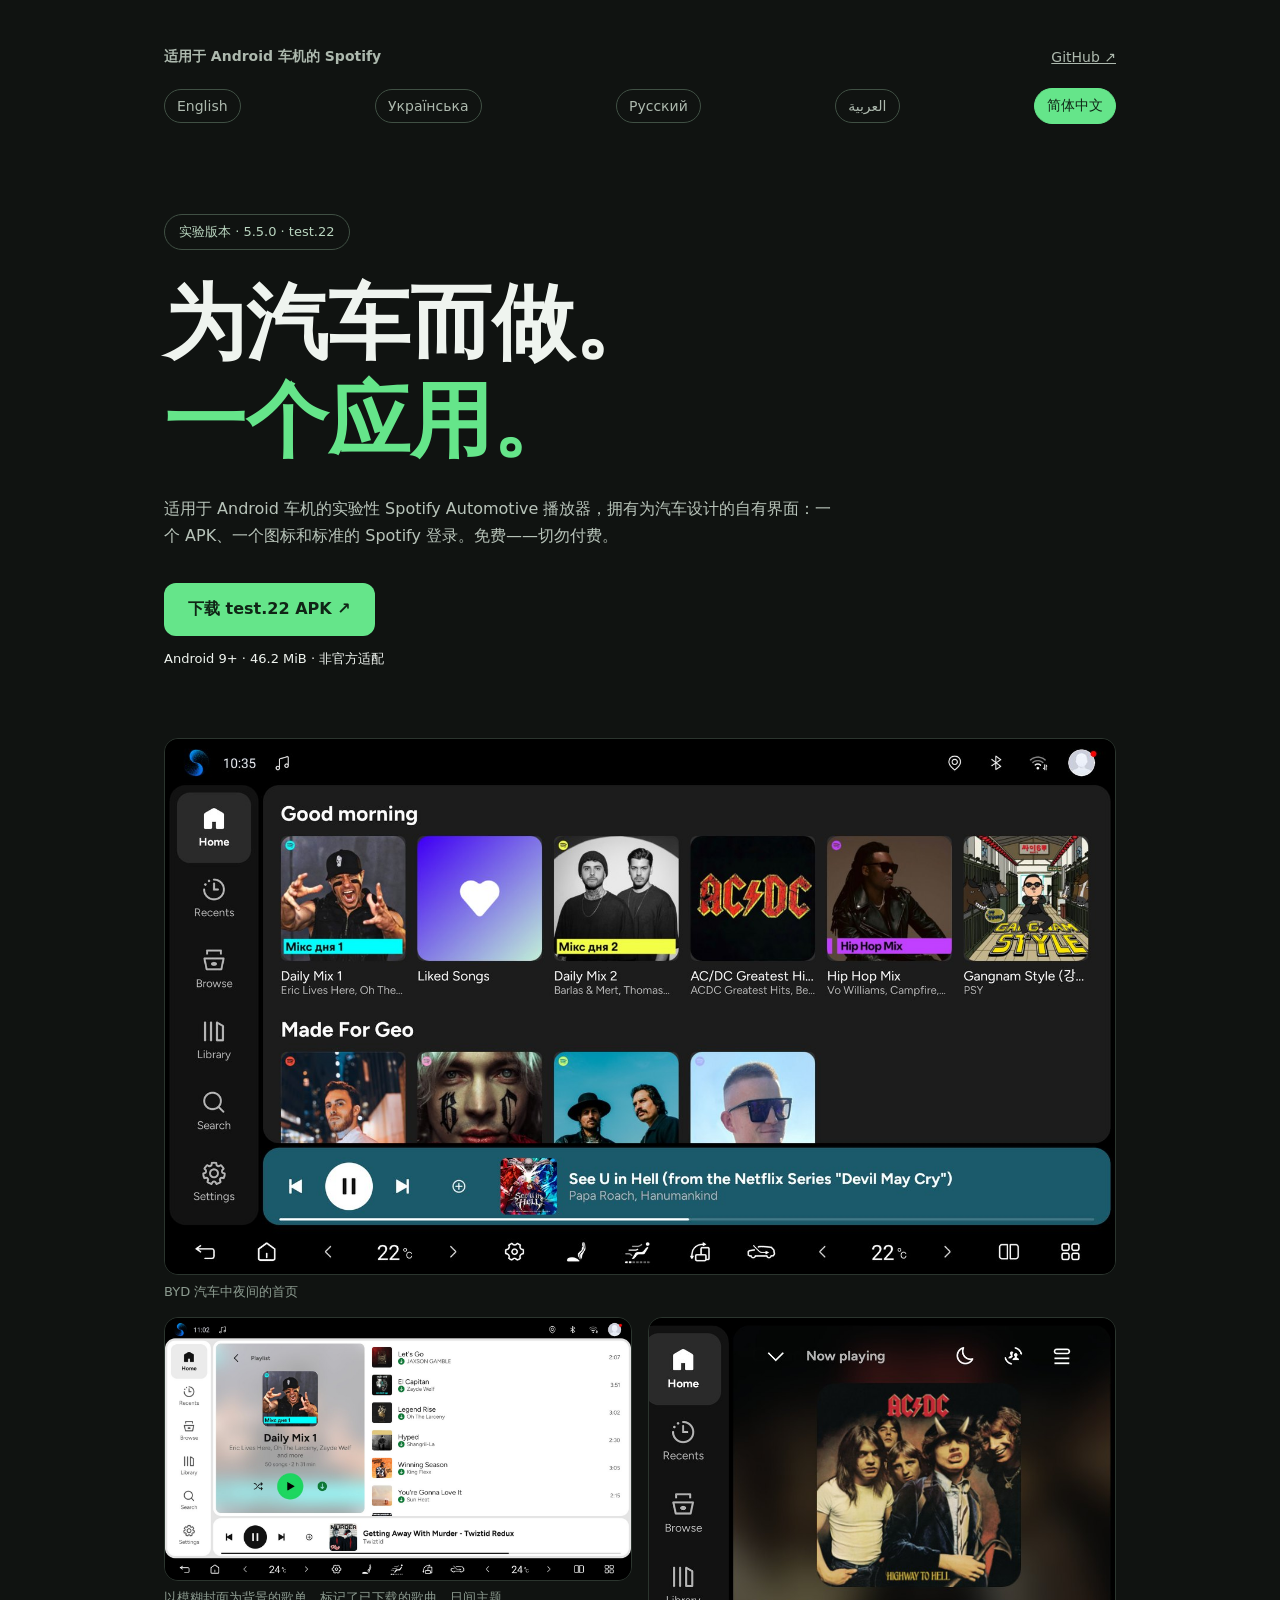
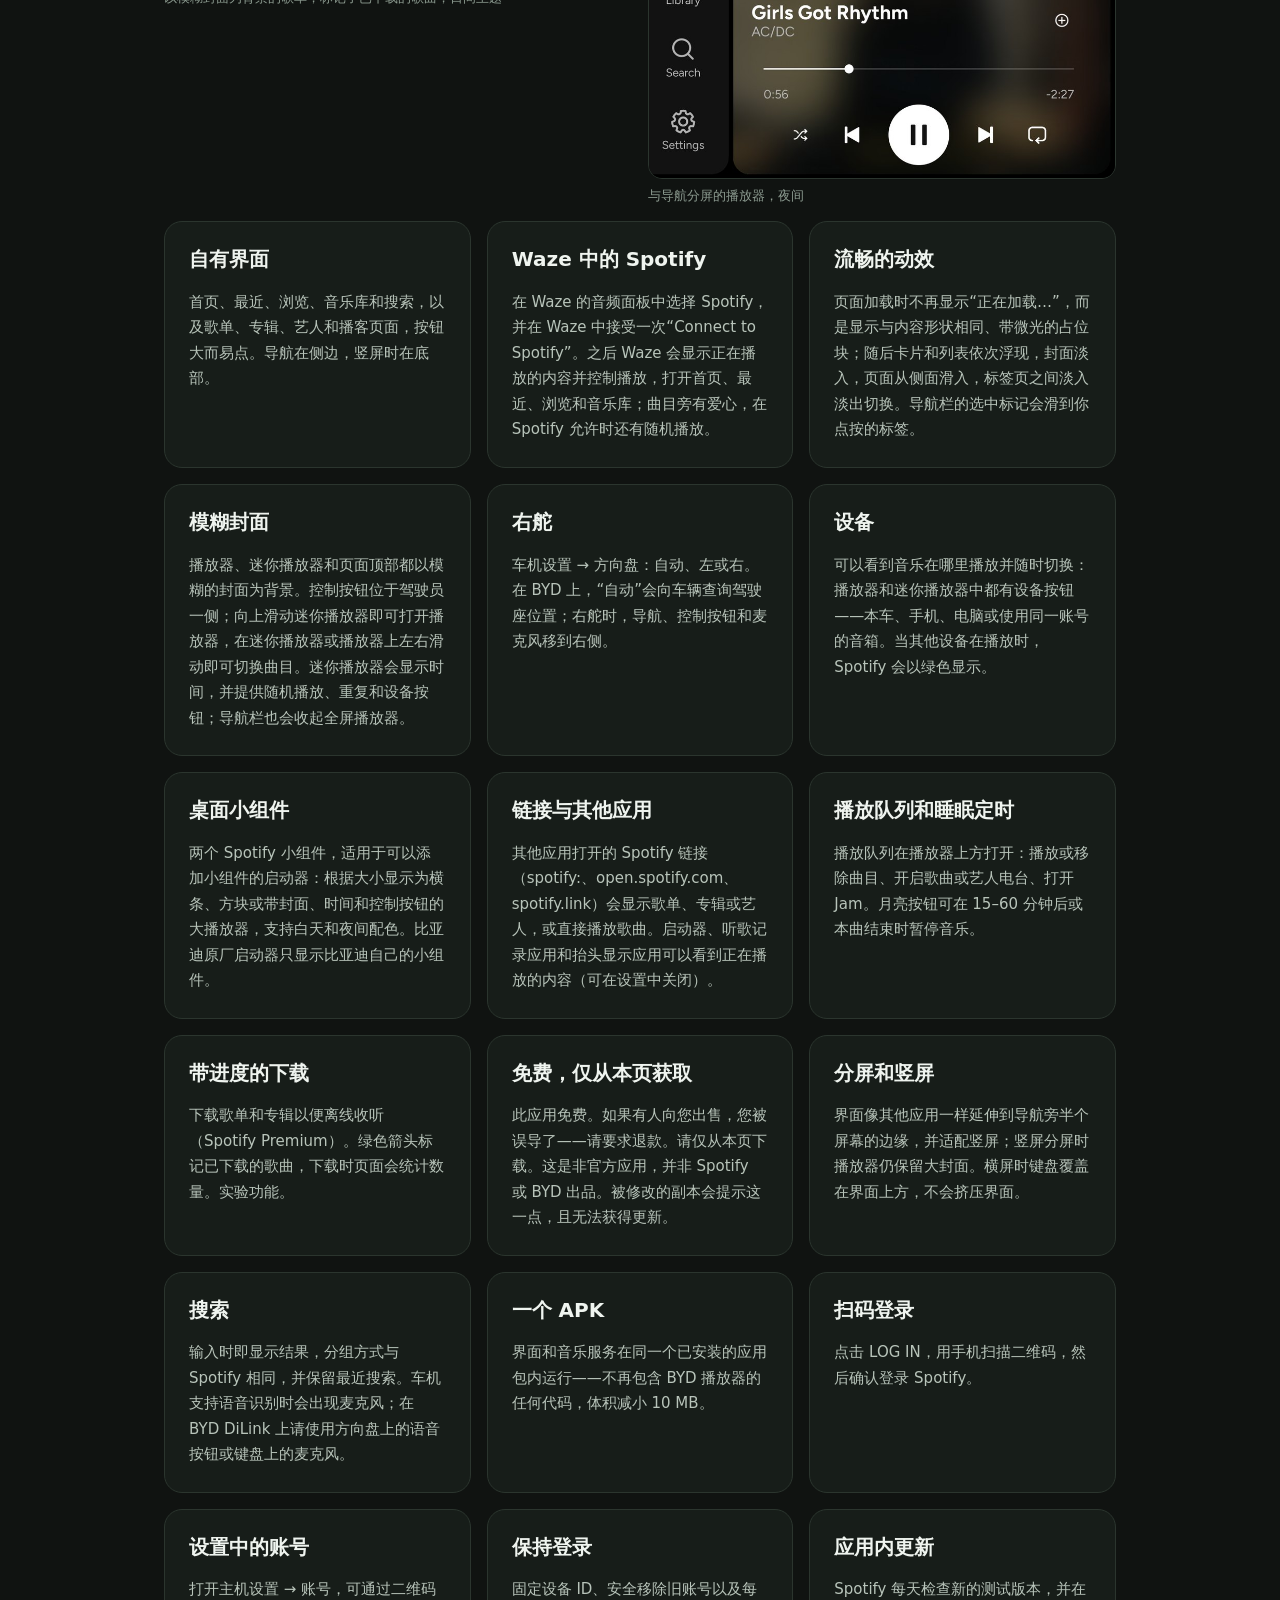
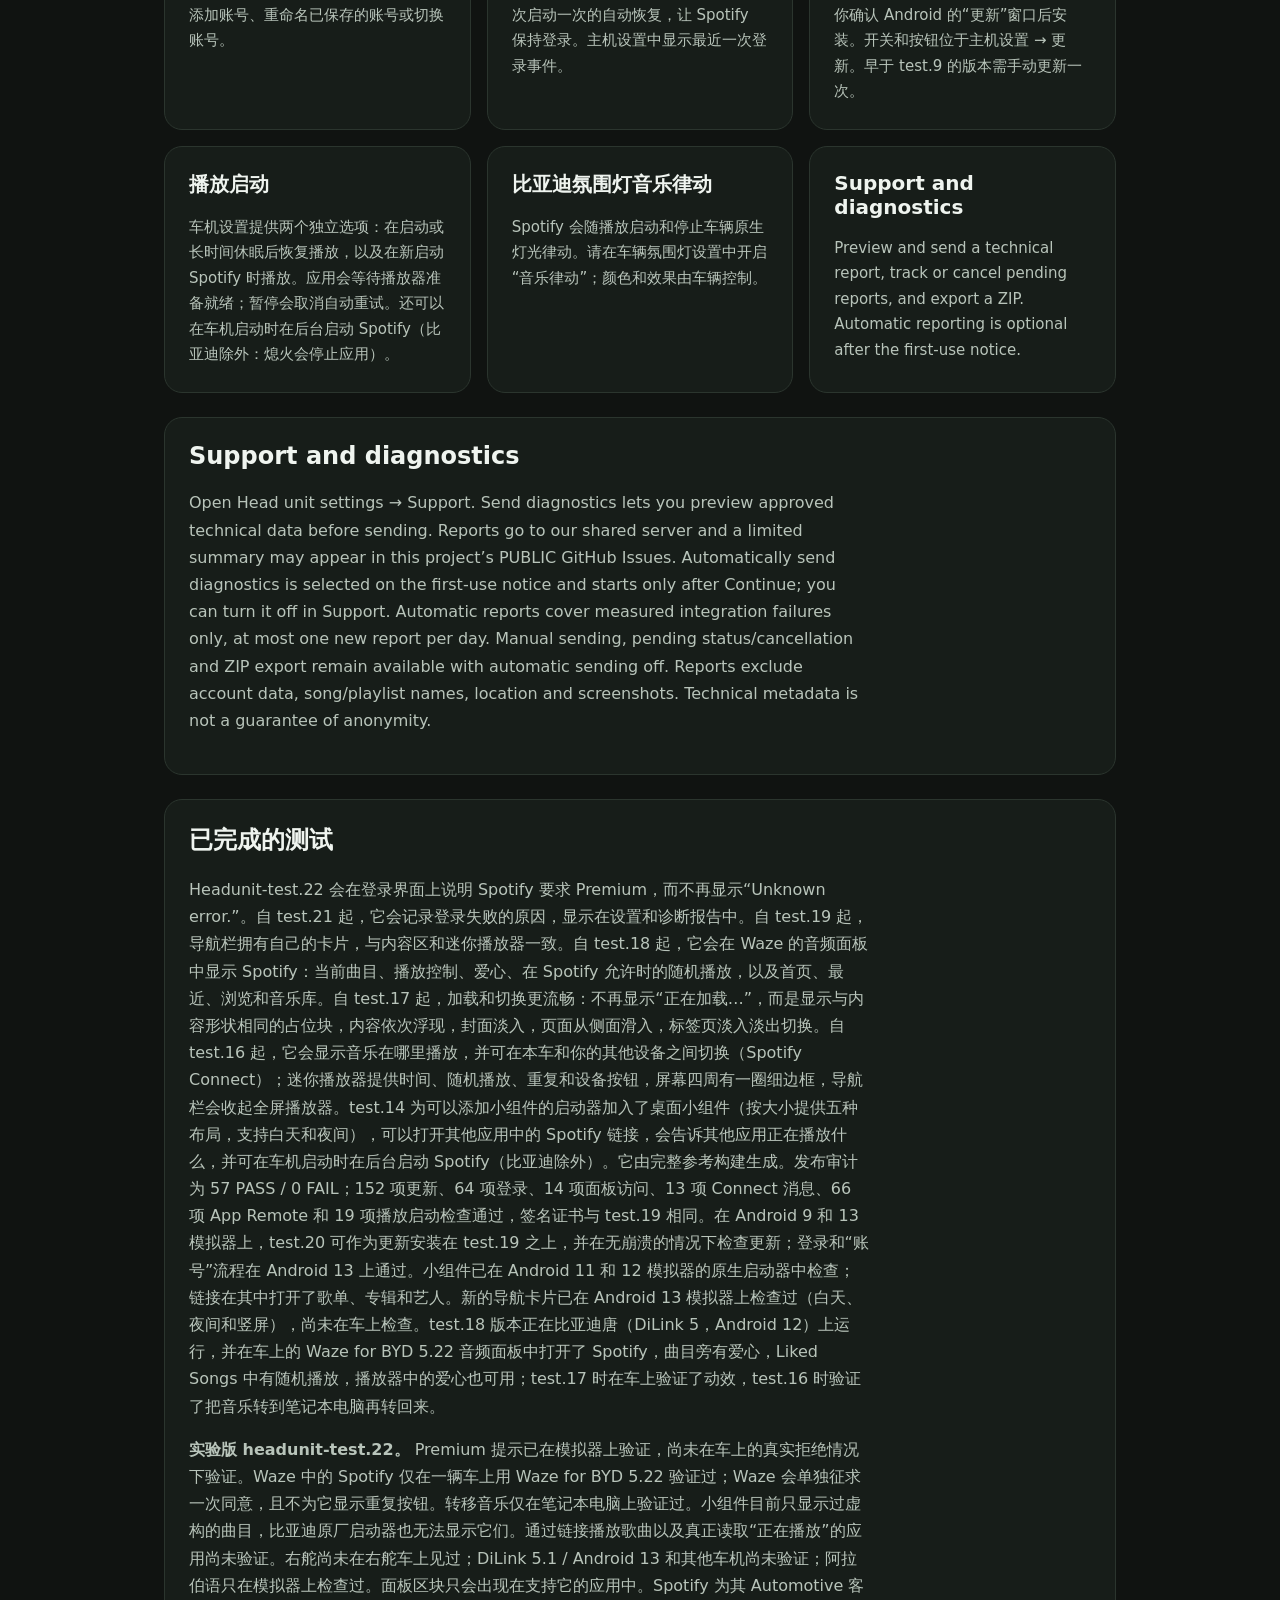
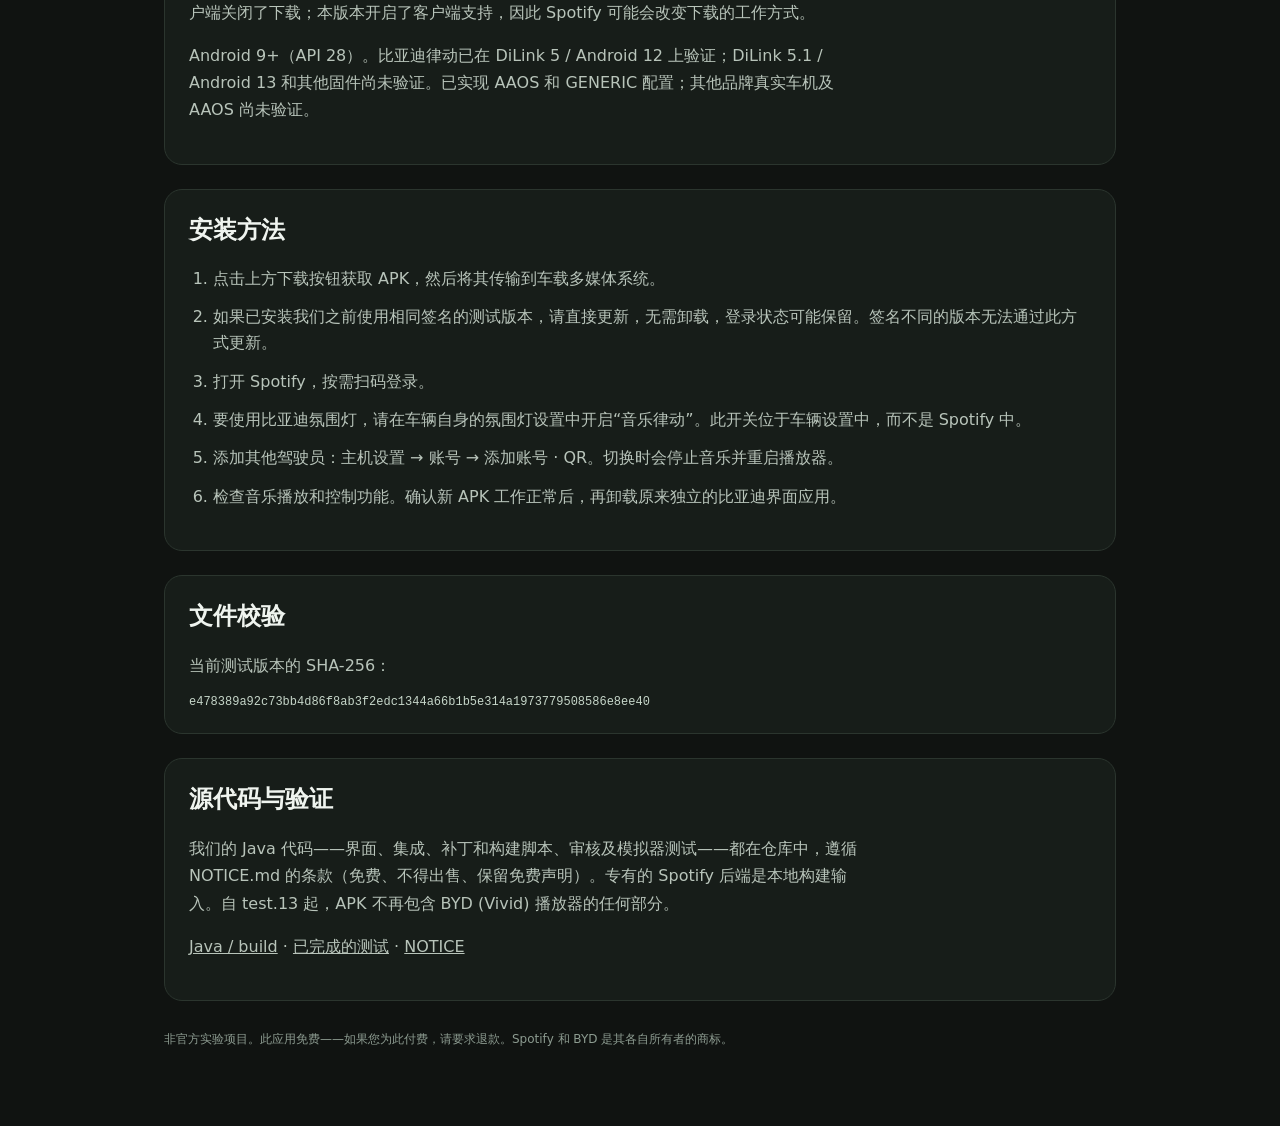
<file: docs/zh-Hans/index.html>
<!doctype html>
<html lang="zh-Hans" dir="ltr">
<head>
<meta charset="utf-8">
<meta name="viewport" content="width=device-width,initial-scale=1">
<meta name="description" content="适用于 Android 车机的实验性 Spotify Automotive 5.5.0，自带为汽车设计的界面，一个 APK。">
<title>Android 车机 Spotify — 一个应用</title>
<link rel="stylesheet" href="../style.css">
<link rel="canonical" href="https://romanchukg-cloud.github.io/spotify-android-head-units/zh-Hans/">
<link rel="alternate" hreflang="x-default" href="https://romanchukg-cloud.github.io/spotify-android-head-units/">
<link rel="alternate" hreflang="en" href="https://romanchukg-cloud.github.io/spotify-android-head-units/">
<link rel="alternate" hreflang="uk" href="https://romanchukg-cloud.github.io/spotify-android-head-units/uk/">
<link rel="alternate" hreflang="ru" href="https://romanchukg-cloud.github.io/spotify-android-head-units/ru/">
<link rel="alternate" hreflang="ar" href="https://romanchukg-cloud.github.io/spotify-android-head-units/ar/">
<link rel="alternate" hreflang="zh-Hans" href="https://romanchukg-cloud.github.io/spotify-android-head-units/zh-Hans/">
</head>
<body><main>
<nav><strong>适用于 Android 车机的 Spotify</strong><a href="https://github.com/romanchukg-cloud/spotify-android-head-units" dir="ltr">GitHub ↗</a></nav>
<nav class="language-switch" aria-label="语言"><a lang="en" hreflang="en" dir="auto" href="../">English</a><a lang="uk" hreflang="uk" dir="auto" href="../uk/">Українська</a><a lang="ru" hreflang="ru" dir="auto" href="../ru/">Русский</a><a lang="ar" hreflang="ar" dir="auto" href="../ar/">العربية</a><a lang="zh-Hans" hreflang="zh-Hans" dir="auto" href="../zh-Hans/" aria-current="page">简体中文</a></nav>
<header><div class="badge">实验版本 · 5.5.0 · test.22</div>
<h1>为汽车而做。<br><span>一个应用。</span></h1>
<p>适用于 Android 车机的实验性 Spotify Automotive 播放器，拥有为汽车设计的自有界面：一个 APK、一个图标和标准的 Spotify 登录。免费——切勿付费。</p>
<a class="button" href="https://github.com/romanchukg-cloud/spotify-android-head-units/releases/download/v5.5.0-headunit-test.22/Spotify-5.5.0-HeadUnit-test.22.apk" download="Spotify-5.5.0-HeadUnit-test.22.apk">下载 test.22 APK ↗</a>
<div class="meta">Android 9+ · 46.2 MiB · 非官方适配</div></header>
<div class="shots"><figure><img src="../screens/car-home-night.jpg" width="1600" height="900" alt="BYD 汽车中夜间的首页" loading="lazy"><figcaption>BYD 汽车中夜间的首页</figcaption></figure><figure><img src="../screens/car-playlist-day.jpg" width="1600" height="900" alt="以模糊封面为背景的歌单，标记了已下载的歌曲，日间主题" loading="lazy"><figcaption>以模糊封面为背景的歌单，标记了已下载的歌曲，日间主题</figcaption></figure><figure><img src="../screens/car-player-split-night.jpg" width="900" height="890" alt="与导航分屏的播放器，夜间" loading="lazy"><figcaption>与导航分屏的播放器，夜间</figcaption></figure></div>
<div class="grid"><article class="card"><h2>自有界面</h2><p>首页、最近、浏览、音乐库和搜索，以及歌单、专辑、艺人和播客页面，按钮大而易点。导航在侧边，竖屏时在底部。</p></article><article class="card"><h2>Waze 中的 Spotify</h2><p>在 Waze 的音频面板中选择 Spotify，并在 Waze 中接受一次“Connect to Spotify”。之后 Waze 会显示正在播放的内容并控制播放，打开首页、最近、浏览和音乐库；曲目旁有爱心，在 Spotify 允许时还有随机播放。</p></article><article class="card"><h2>流畅的动效</h2><p>页面加载时不再显示“正在加载…”，而是显示与内容形状相同、带微光的占位块；随后卡片和列表依次浮现，封面淡入，页面从侧面滑入，标签页之间淡入淡出切换。导航栏的选中标记会滑到你点按的标签。</p></article><article class="card"><h2>模糊封面</h2><p>播放器、迷你播放器和页面顶部都以模糊的封面为背景。控制按钮位于驾驶员一侧；向上滑动迷你播放器即可打开播放器，在迷你播放器或播放器上左右滑动即可切换曲目。迷你播放器会显示时间，并提供随机播放、重复和设备按钮；导航栏也会收起全屏播放器。</p></article><article class="card"><h2>右舵</h2><p>车机设置 → 方向盘：自动、左或右。在 BYD 上，“自动”会向车辆查询驾驶座位置；右舵时，导航、控制按钮和麦克风移到右侧。</p></article><article class="card"><h2>设备</h2><p>可以看到音乐在哪里播放并随时切换：播放器和迷你播放器中都有设备按钮——本车、手机、电脑或使用同一账号的音箱。当其他设备在播放时，Spotify 会以绿色显示。</p></article><article class="card"><h2>桌面小组件</h2><p>两个 Spotify 小组件，适用于可以添加小组件的启动器：根据大小显示为横条、方块或带封面、时间和控制按钮的大播放器，支持白天和夜间配色。比亚迪原厂启动器只显示比亚迪自己的小组件。</p></article><article class="card"><h2>链接与其他应用</h2><p>其他应用打开的 Spotify 链接（spotify:、open.spotify.com、spotify.link）会显示歌单、专辑或艺人，或直接播放歌曲。启动器、听歌记录应用和抬头显示应用可以看到正在播放的内容（可在设置中关闭）。</p></article><article class="card"><h2>播放队列和睡眠定时</h2><p>播放队列在播放器上方打开：播放或移除曲目、开启歌曲或艺人电台、打开 Jam。月亮按钮可在 15–60 分钟后或本曲结束时暂停音乐。</p></article><article class="card"><h2>带进度的下载</h2><p>下载歌单和专辑以便离线收听（Spotify Premium）。绿色箭头标记已下载的歌曲，下载时页面会统计数量。实验功能。</p></article><article class="card"><h2>免费，仅从本页获取</h2><p>此应用免费。如果有人向您出售，您被误导了——请要求退款。请仅从本页下载。这是非官方应用，并非 Spotify 或 BYD 出品。被修改的副本会提示这一点，且无法获得更新。</p></article><article class="card"><h2>分屏和竖屏</h2><p>界面像其他应用一样延伸到导航旁半个屏幕的边缘，并适配竖屏；竖屏分屏时播放器仍保留大封面。横屏时键盘覆盖在界面上方，不会挤压界面。</p></article><article class="card"><h2>搜索</h2><p>输入时即显示结果，分组方式与 Spotify 相同，并保留最近搜索。车机支持语音识别时会出现麦克风；在 BYD DiLink 上请使用方向盘上的语音按钮或键盘上的麦克风。</p></article><article class="card"><h2>一个 APK</h2><p>界面和音乐服务在同一个已安装的应用包内运行——不再包含 BYD 播放器的任何代码，体积减小 10 MB。</p></article><article class="card"><h2>扫码登录</h2><p>点击 LOG IN，用手机扫描二维码，然后确认登录 Spotify。</p></article><article class="card"><h2>设置中的账号</h2><p>打开主机设置 → 账号，可通过二维码添加账号、重命名已保存的账号或切换账号。</p></article><article class="card"><h2>保持登录</h2><p>固定设备 ID、安全移除旧账号以及每次启动一次的自动恢复，让 Spotify 保持登录。主机设置中显示最近一次登录事件。</p></article><article class="card"><h2>应用内更新</h2><p>Spotify 每天检查新的测试版本，并在你确认 Android 的“更新”窗口后安装。开关和按钮位于主机设置 → 更新。早于 test.9 的版本需手动更新一次。</p></article><article class="card"><h2>播放启动</h2><p>车机设置提供两个独立选项：在启动或长时间休眠后恢复播放，以及在新启动 Spotify 时播放。应用会等待播放器准备就绪；暂停会取消自动重试。还可以在车机启动时在后台启动 Spotify（比亚迪除外：熄火会停止应用）。</p></article><article class="card"><h2>比亚迪氛围灯音乐律动</h2><p>Spotify 会随播放启动和停止车辆原生灯光律动。请在车辆氛围灯设置中开启“音乐律动”；颜色和效果由车辆控制。</p></article><article class="card" lang="en" dir="ltr"><h2>Support and diagnostics</h2><p>Preview and send a technical report, track or cancel pending reports, and export a ZIP. Automatic reporting is optional after the first-use notice.</p></article></div>
<section lang="en" dir="ltr"><h2>Support and diagnostics</h2><p>Open Head unit settings → Support. Send diagnostics lets you preview approved technical data before sending. Reports go to our shared server and a limited summary may appear in this project’s PUBLIC GitHub Issues. Automatically send diagnostics is selected on the first-use notice and starts only after Continue; you can turn it off in Support. Automatic reports cover measured integration failures only, at most one new report per day. Manual sending, pending status/cancellation and ZIP export remain available with automatic sending off. Reports exclude account data, song/playlist names, location and screenshots. Technical metadata is not a guarantee of anonymity.</p></section>
<section><h2>已完成的测试</h2><p>Headunit-test.22 会在登录界面上说明 Spotify 要求 Premium，而不再显示“Unknown error.”。自 test.21 起，它会记录登录失败的原因，显示在设置和诊断报告中。自 test.19 起，导航栏拥有自己的卡片，与内容区和迷你播放器一致。自 test.18 起，它会在 Waze 的音频面板中显示 Spotify：当前曲目、播放控制、爱心、在 Spotify 允许时的随机播放，以及首页、最近、浏览和音乐库。自 test.17 起，加载和切换更流畅：不再显示“正在加载…”，而是显示与内容形状相同的占位块，内容依次浮现，封面淡入，页面从侧面滑入，标签页淡入淡出切换。自 test.16 起，它会显示音乐在哪里播放，并可在本车和你的其他设备之间切换（Spotify Connect）；迷你播放器提供时间、随机播放、重复和设备按钮，屏幕四周有一圈细边框，导航栏会收起全屏播放器。test.14 为可以添加小组件的启动器加入了桌面小组件（按大小提供五种布局，支持白天和夜间），可以打开其他应用中的 Spotify 链接，会告诉其他应用正在播放什么，并可在车机启动时在后台启动 Spotify（比亚迪除外）。它由完整参考构建生成。发布审计为 57 PASS / 0 FAIL；152 项更新、64 项登录、14 项面板访问、13 项 Connect 消息、66 项 App Remote 和 19 项播放启动检查通过，签名证书与 test.19 相同。在 Android 9 和 13 模拟器上，test.20 可作为更新安装在 test.19 之上，并在无崩溃的情况下检查更新；登录和“账号”流程在 Android 13 上通过。小组件已在 Android 11 和 12 模拟器的原生启动器中检查；链接在其中打开了歌单、专辑和艺人。新的导航卡片已在 Android 13 模拟器上检查过（白天、夜间和竖屏），尚未在车上检查。test.18 版本正在比亚迪唐（DiLink 5，Android 12）上运行，并在车上的 Waze for BYD 5.22 音频面板中打开了 Spotify，曲目旁有爱心，Liked Songs 中有随机播放，播放器中的爱心也可用；test.17 时在车上验证了动效，test.16 时验证了把音乐转到笔记本电脑再转回来。</p>
<p><strong>实验版 headunit-test.22。</strong> Premium 提示已在模拟器上验证，尚未在车上的真实拒绝情况下验证。Waze 中的 Spotify 仅在一辆车上用 Waze for BYD 5.22 验证过；Waze 会单独征求一次同意，且不为它显示重复按钮。转移音乐仅在笔记本电脑上验证过。小组件目前只显示过虚构的曲目，比亚迪原厂启动器也无法显示它们。通过链接播放歌曲以及真正读取“正在播放”的应用尚未验证。右舵尚未在右舵车上见过；DiLink 5.1 / Android 13 和其他车机尚未验证；阿拉伯语只在模拟器上检查过。面板区块只会出现在支持它的应用中。Spotify 为其 Automotive 客户端关闭了下载；本版本开启了客户端支持，因此 Spotify 可能会改变下载的工作方式。</p><p>Android 9+（API 28）。比亚迪律动已在 DiLink 5 / Android 12 上验证；DiLink 5.1 / Android 13 和其他固件尚未验证。已实现 AAOS 和 GENERIC 配置；其他品牌真实车机及 AAOS 尚未验证。</p></section>
<section><h2>安装方法</h2><ol><li>点击上方下载按钮获取 APK，然后将其传输到车载多媒体系统。</li><li>如果已安装我们之前使用相同签名的测试版本，请直接更新，无需卸载，登录状态可能保留。签名不同的版本无法通过此方式更新。</li><li>打开 Spotify，按需扫码登录。</li><li>要使用比亚迪氛围灯，请在车辆自身的氛围灯设置中开启“音乐律动”。此开关位于车辆设置中，而不是 Spotify 中。</li><li>添加其他驾驶员：主机设置 → 账号 → 添加账号 · QR。切换时会停止音乐并重启播放器。</li><li>检查音乐播放和控制功能。确认新 APK 工作正常后，再卸载原来独立的比亚迪界面应用。</li></ol></section>
<section><h2>文件校验</h2><p>当前测试版本的 SHA-256：</p><code dir="ltr">e478389a92c73bb4d86f8ab3f2edc1344a66b1b5e314a1973779508586e8ee40</code></section>
<section><h2>源代码与验证</h2><p>我们的 Java 代码——界面、集成、补丁和构建脚本、审核及模拟器测试——都在仓库中，遵循 NOTICE.md 的条款（免费、不得出售、保留免费声明）。专有的 Spotify 后端是本地构建输入。自 test.13 起，APK 不再包含 BYD (Vivid) 播放器的任何部分。</p><p><a href="https://github.com/romanchukg-cloud/spotify-android-head-units/tree/main/adapter">Java / build</a> · <a href="https://github.com/romanchukg-cloud/spotify-android-head-units/blob/main/reports/headunit-test.22.md">已完成的测试</a> · <a href="https://github.com/romanchukg-cloud/spotify-android-head-units/blob/main/NOTICE.md" dir="ltr">NOTICE</a></p></section>
<footer>非官方实验项目。此应用免费——如果您为此付费，请要求退款。Spotify 和 BYD 是其各自所有者的商标。</footer>
</main></body></html>
</file>
<file: docs/style.css>
:root{color-scheme:dark;font-family:system-ui,-apple-system,sans-serif;background:#101311;color:#eff4ef}*{box-sizing:border-box}body{margin:0}main{max-width:1000px;margin:auto;padding:48px 24px}nav{display:flex;justify-content:space-between;font-size:14px;color:#adb9ae}a{color:inherit}header{padding:90px 0 70px}.badge{display:inline-block;border:1px solid #405044;border-radius:30px;padding:8px 14px;color:#b9d5bf;font-size:13px}h1{font-size:clamp(44px,8vw,82px);letter-spacing:-.055em;line-height:1.05;max-width:850px;margin:24px 0}h1 span{color:#65e58a}p{color:#b8c4ba;line-height:1.7;max-width:680px}.button{display:inline-block;background:#65e58a;color:#102516;font-weight:700;text-decoration:none;padding:16px 24px;border-radius:12px;margin-top:18px}.meta{font-size:13px;margin-top:14px}.grid{display:grid;grid-template-columns:repeat(3,1fr);gap:16px}.card,section{border:1px solid #2b352e;border-radius:18px;padding:24px;background:#171d19}.card h2{font-size:20px;margin-top:0}.card p{font-size:15px;margin-bottom:0}section{margin-top:24px}section h2{margin-top:0}li{margin:12px 0;line-height:1.65;color:#b8c4ba}code{overflow-wrap:anywhere;font-size:12px;color:#c6d6c9}footer{font-size:12px;padding:30px 0;color:#8c9b90}@media(max-width:650px){header{padding:60px 0 40px}.grid{grid-template-columns:1fr}main{padding:28px 20px}}

nav{gap:16px;align-items:center;flex-wrap:wrap}.language-switch{display:flex;gap:8px;flex-wrap:wrap;margin-top:22px}.language-switch a{border:1px solid #405044;border-radius:24px;text-decoration:none;padding:8px 12px;font-size:14px}.language-switch a[aria-current=page]{background:#65e58a;color:#102516;border-color:#65e58a}a:focus-visible{outline:3px solid #eff4ef;outline-offset:4px}code{display:block;direction:ltr;text-align:start;unicode-bidi:isolate}html[dir=rtl] h1{letter-spacing:0;line-height:1.3}html[dir=rtl] body{font-family:Tahoma,Arial,sans-serif}html[lang=zh-Hans] h1{letter-spacing:0;line-height:1.2}ol{padding-inline-start:24px}
.shots{display:grid;grid-template-columns:repeat(2,1fr);gap:16px;margin-bottom:16px}.shots figure{margin:0}.shots figure:first-child,.shots figure:last-child:nth-child(even){grid-column:1/-1}.shots img{display:block;width:100%;height:auto;border-radius:14px;border:1px solid #2b352e}.shots figcaption{font-size:13px;color:#8c9b90;margin-top:8px}@media(max-width:650px){.shots{grid-template-columns:1fr}}
</file>
